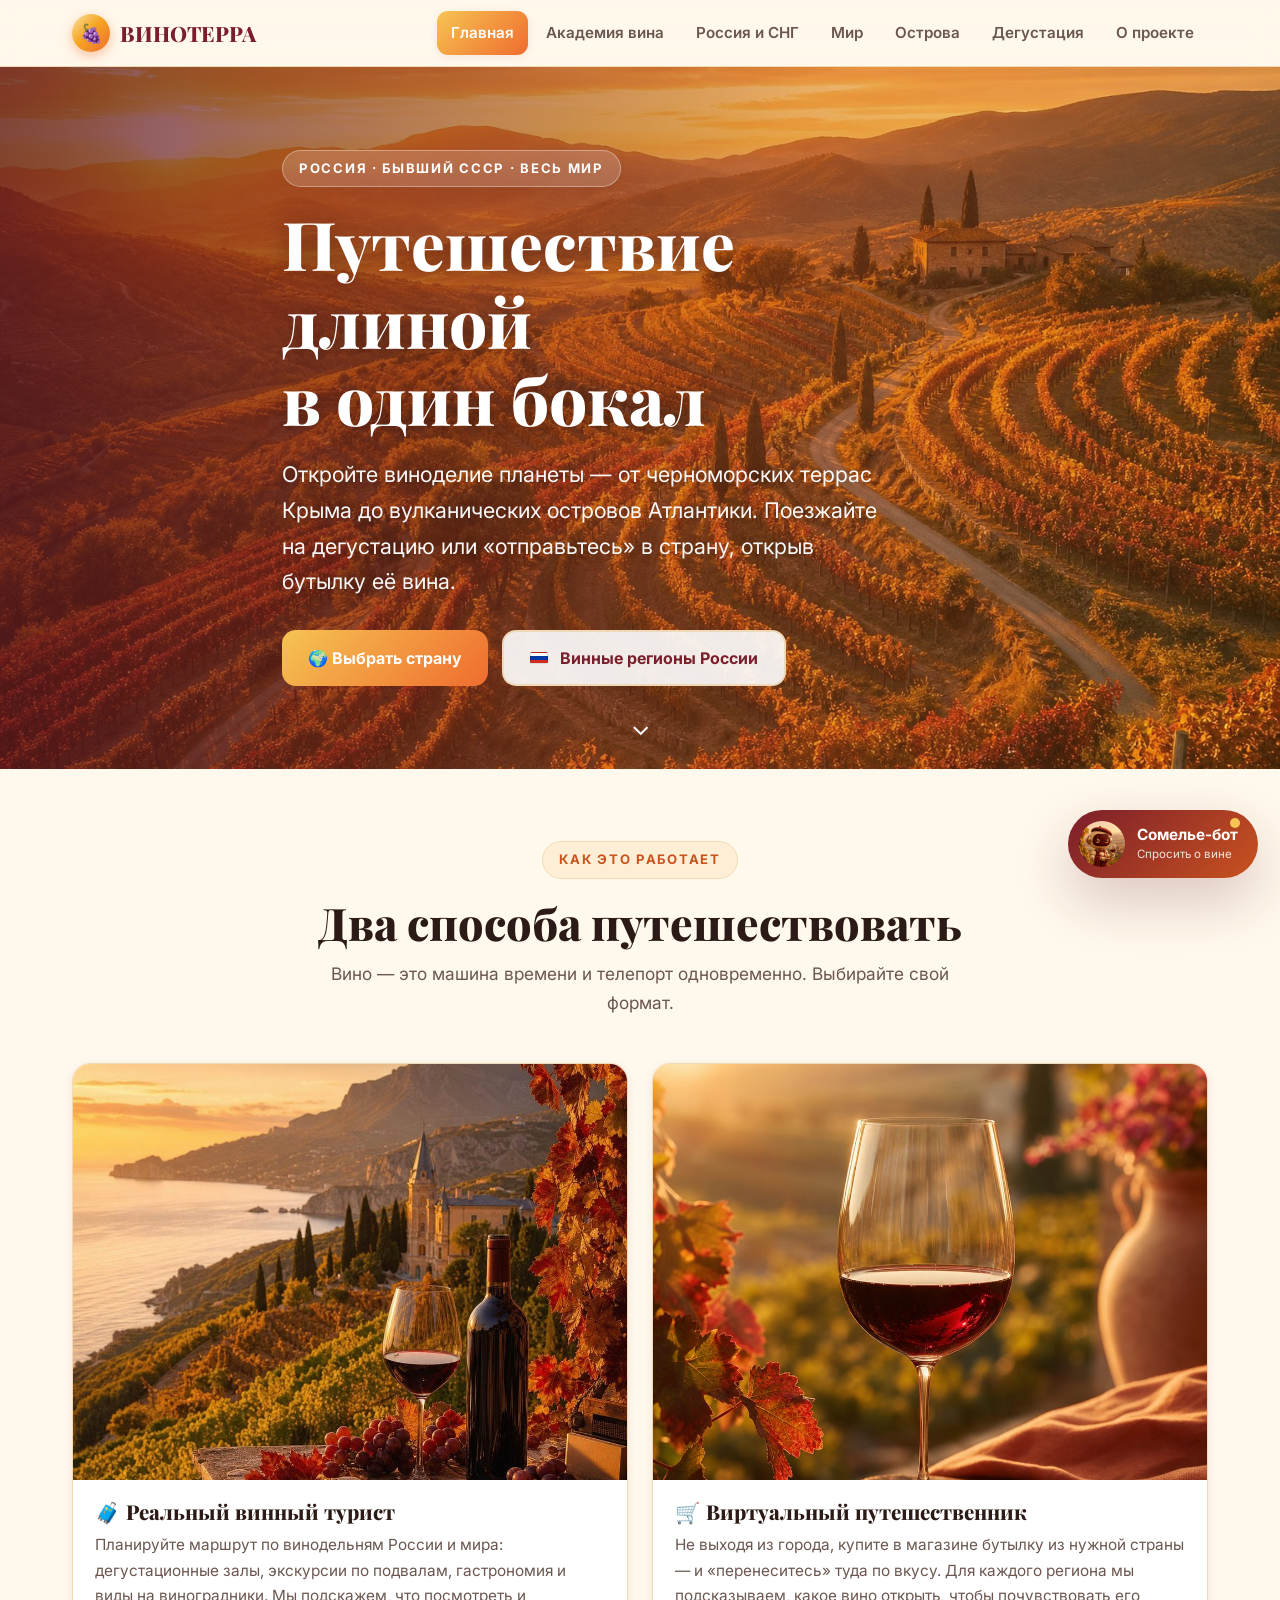
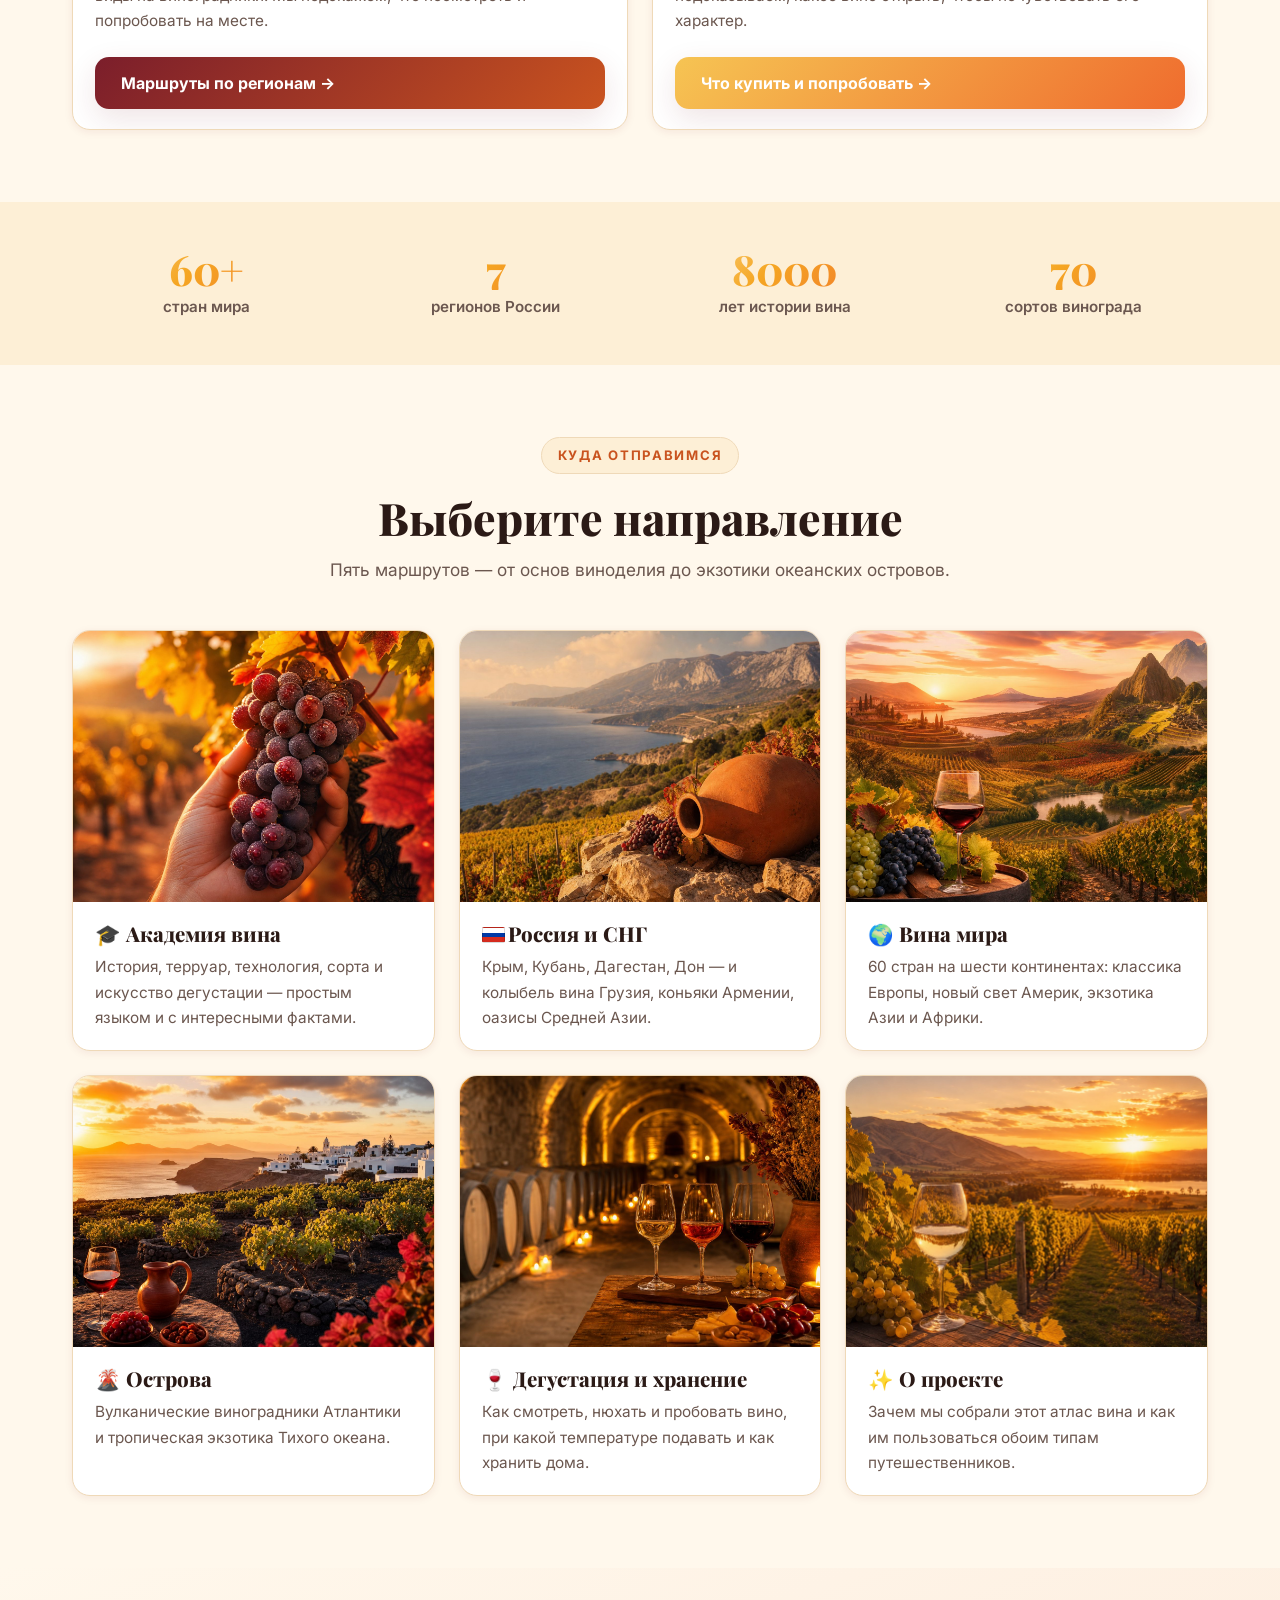
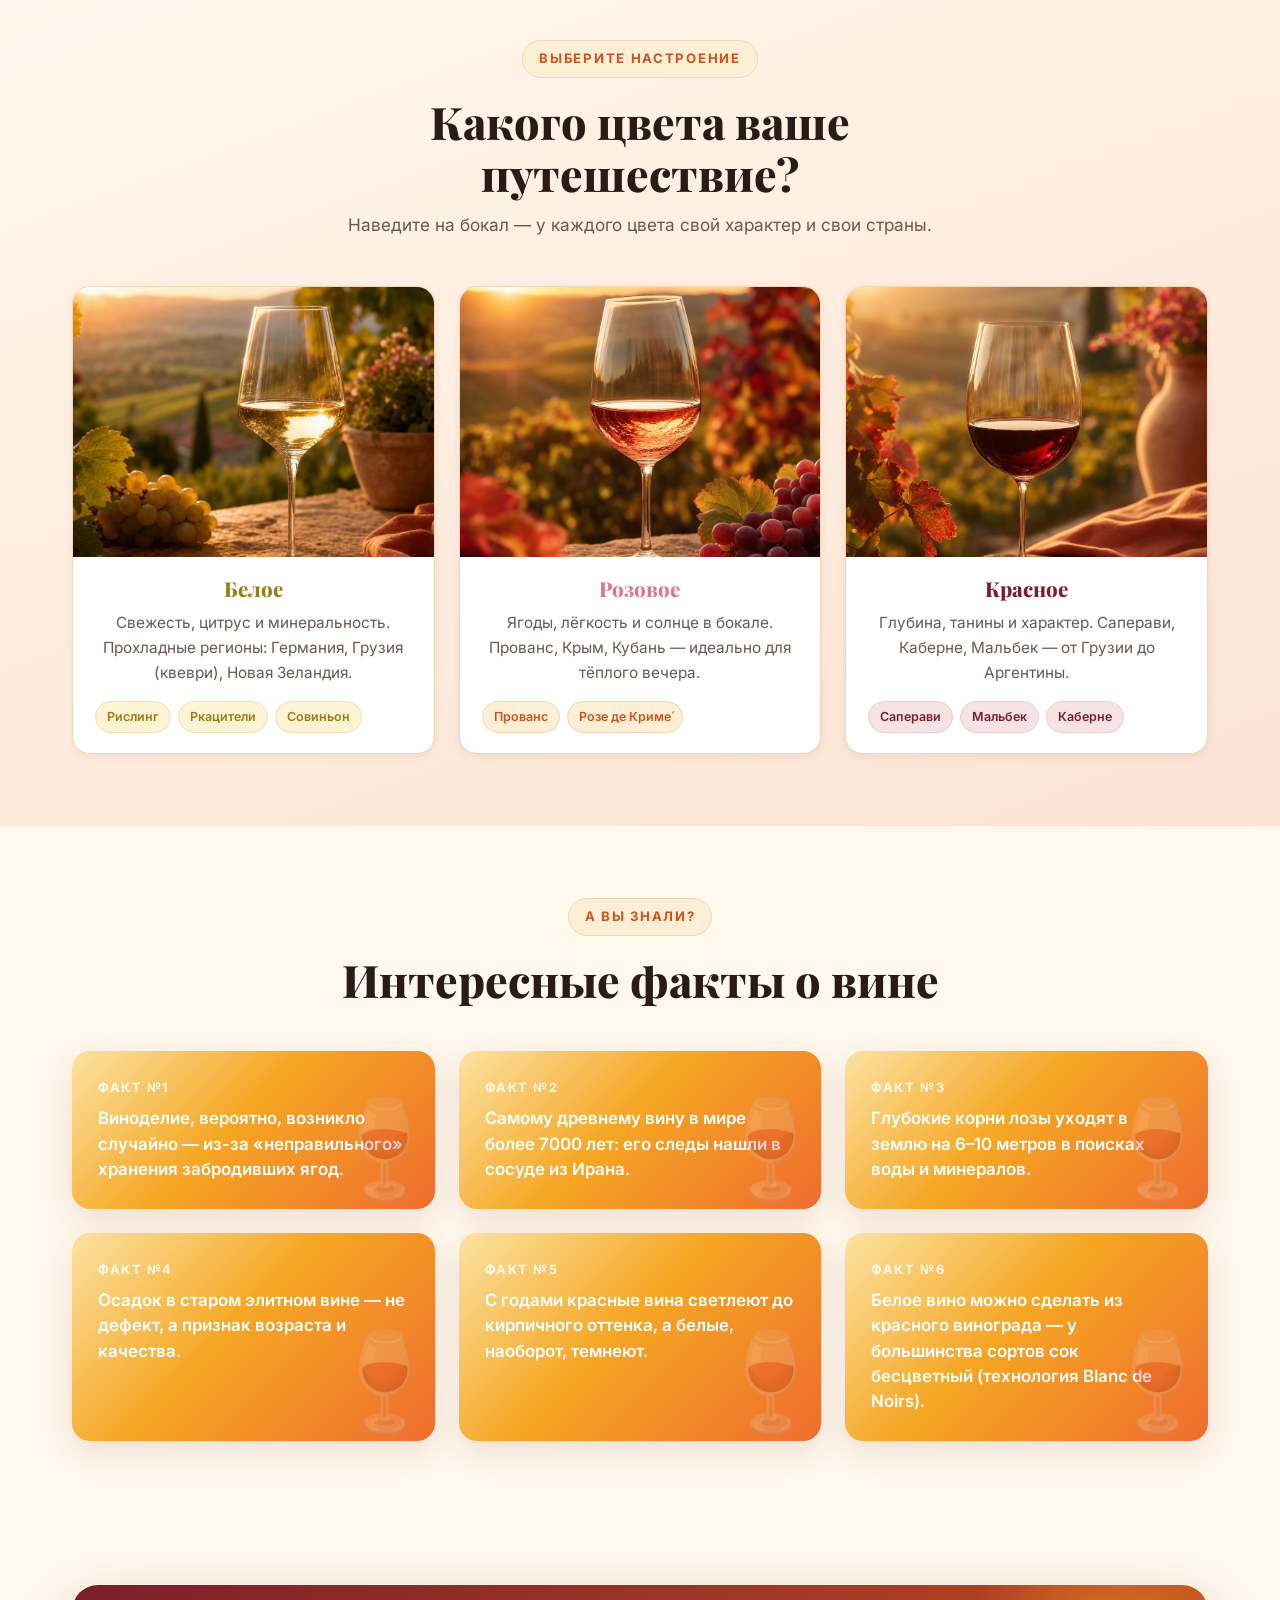
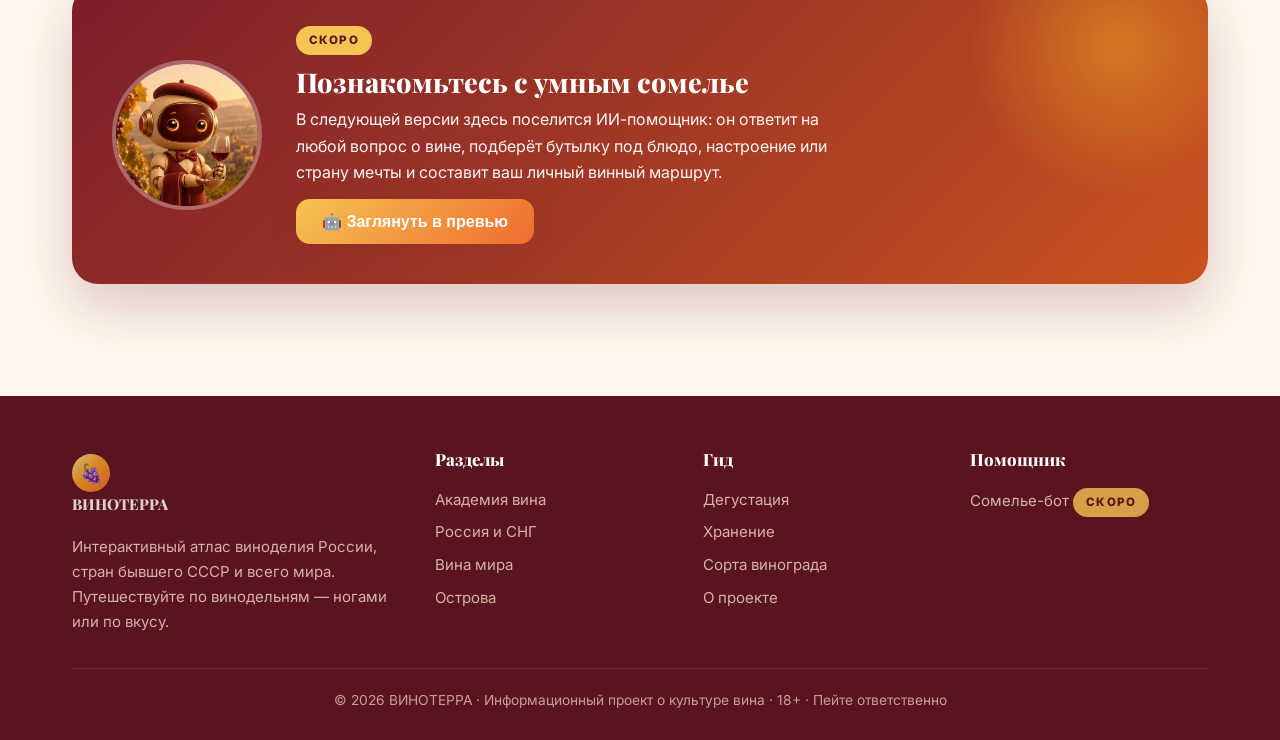
<file: index.html>
<!DOCTYPE html>
<html lang="ru">
<head>
<meta charset="UTF-8">
<meta name="viewport" content="width=device-width, initial-scale=1">
<title>ВИНОТЕРРА — путешествие по винодельням мира</title>
<meta name="description" content="Интерактивный гид по виноделию России, стран бывшего СССР и всего мира. Реальный винный туризм и виртуальные путешествия по вкусу.">
<link rel="preconnect" href="https://fonts.googleapis.com">
<link href="https://fonts.googleapis.com/css2?family=Playfair+Display:wght@600;700;800;900&family=Inter:wght@400;500;600;700&display=swap" rel="stylesheet">
<script>document.documentElement.classList.add("js");</script>
<link rel="stylesheet" href="assets/css/style.css">
</head>
<body>

<!-- Шапка -->
<header class="nav">
  <nav class="nav-inner">
    <a href="index.html" class="brand"><span class="logo">🍇</span> ВИНОТЕРРА</a>
    <button class="burger" aria-label="Меню"><span></span><span></span><span></span></button>
    <div class="nav-links">
      <a href="index.html" class="active">Главная</a>
      <a href="academy.html">Академия вина</a>
      <a href="russia.html">Россия и СНГ</a>
      <a href="world.html">Мир</a>
      <a href="islands.html">Острова</a>
      <a href="tasting.html">Дегустация</a>
      <a href="about.html">О проекте</a>
    </div>
  </nav>
</header>

<!-- Hero -->
<section class="hero">
  <img class="hero-bg" src="assets/img/home_hero.jpg" alt="Виноградники на закате">
  <div class="wrap hero-content">
    <span class="eyebrow">Россия · бывший СССР · весь мир</span>
    <h1>Путешествие длиной<br>в один бокал</h1>
    <p class="lead">Откройте виноделие планеты — от черноморских террас Крыма до вулканических островов Атлантики. Поезжайте на дегустацию или «отправьтесь» в страну, открыв бутылку её вина.</p>
    <div class="hero-actions">
      <a href="world.html" class="btn btn-primary">🌍 Выбрать страну</a>
      <a href="russia.html" class="btn btn-ghost"><span class="flag-ru"></span>Винные регионы России</a>
    </div>
  </div>
  <div class="scroll-cue">⌄</div>
</section>

<!-- Два способа путешествовать -->
<section class="section">
  <div class="wrap">
    <div class="sec-head reveal">
      <span class="eyebrow">Как это работает</span>
      <h2>Два способа путешествовать</h2>
      <p>Вино — это машина времени и телепорт одновременно. Выбирайте свой формат.</p>
    </div>
    <div class="grid g2">
      <article class="card reveal">
        <img class="card-img" src="assets/img/r_krym.jpg" alt="Винный туризм">
        <div class="card-body">
          <h3>🧳 Реальный винный турист</h3>
          <p>Планируйте маршрут по винодельням России и мира: дегустационные залы, экскурсии по подвалам, гастрономия и виды на виноградники. Мы подскажем, что посмотреть и попробовать на месте.</p>
          <a href="russia.html" class="btn btn-wine mt-s">Маршруты по регионам →</a>
        </div>
      </article>
      <article class="card reveal">
        <img class="card-img" src="assets/img/wine_red.jpg" alt="Виртуальное путешествие">
        <div class="card-body">
          <h3>🛒 Виртуальный путешественник</h3>
          <p>Не выходя из города, купите в магазине бутылку из нужной страны — и «перенеситесь» туда по вкусу. Для каждого региона мы подсказываем, какое вино открыть, чтобы почувствовать его характер.</p>
          <a href="world.html" class="btn btn-primary mt-s">Что купить и попробовать →</a>
        </div>
      </article>
    </div>
  </div>
</section>

<!-- Статистика -->
<section class="section-sm tint">
  <div class="wrap">
    <div class="stats">
      <div class="stat reveal"><div class="n">60+</div><div class="l">стран мира</div></div>
      <div class="stat reveal"><div class="n">7</div><div class="l">регионов России</div></div>
      <div class="stat reveal"><div class="n">8000</div><div class="l">лет истории вина</div></div>
      <div class="stat reveal"><div class="n">70</div><div class="l">сортов винограда</div></div>
    </div>
  </div>
</section>

<!-- Разделы -->
<section class="section">
  <div class="wrap">
    <div class="sec-head reveal">
      <span class="eyebrow">Куда отправимся</span>
      <h2>Выберите направление</h2>
      <p>Пять маршрутов — от основ виноделия до экзотики океанских островов.</p>
    </div>
    <div class="grid g3">
      <a href="academy.html" class="card reveal"><img class="card-img" src="assets/img/academy_hero.jpg" alt="Академия"><div class="card-body"><h3>🎓 Академия вина</h3><p>История, терруар, технология, сорта и искусство дегустации — простым языком и с интересными фактами.</p></div></a>
      <a href="russia.html" class="card reveal"><img class="card-img" src="assets/img/russia_hero.jpg" alt="Россия и СНГ"><div class="card-body"><h3><span class="flag-ru"></span>Россия и СНГ</h3><p>Крым, Кубань, Дагестан, Дон — и колыбель вина Грузия, коньяки Армении, оазисы Средней Азии.</p></div></a>
      <a href="world.html" class="card reveal"><img class="card-img" src="assets/img/world_hero.jpg" alt="Мир"><div class="card-body"><h3>🌍 Вина мира</h3><p>60 стран на шести континентах: классика Европы, новый свет Америк, экзотика Азии и Африки.</p></div></a>
      <a href="islands.html" class="card reveal"><img class="card-img" src="assets/img/islands_hero.jpg" alt="Острова"><div class="card-body"><h3>🌋 Острова</h3><p>Вулканические виноградники Атлантики и тропическая экзотика Тихого океана.</p></div></a>
      <a href="tasting.html" class="card reveal"><img class="card-img" src="assets/img/tasting_hero.jpg" alt="Дегустация"><div class="card-body"><h3>🍷 Дегустация и хранение</h3><p>Как смотреть, нюхать и пробовать вино, при какой температуре подавать и как хранить дома.</p></div></a>
      <a href="about.html" class="card reveal"><img class="card-img" src="assets/img/about_hero.jpg" alt="О проекте"><div class="card-body"><h3>✨ О проекте</h3><p>Зачем мы собрали этот атлас вина и как им пользоваться обоим типам путешественников.</p></div></a>
    </div>
  </div>
</section>

<!-- Трио вин -->
<section class="section tint-wine">
  <div class="wrap">
    <div class="sec-head reveal">
      <span class="eyebrow">Выберите настроение</span>
      <h2>Какого цвета ваше путешествие?</h2>
      <p>Наведите на бокал — у каждого цвета свой характер и свои страны.</p>
    </div>
    <div class="grid g3" id="trio">
      <article class="card reveal" style="text-align:center">
        <img class="card-img" src="assets/img/wine_white.jpg" alt="Белое вино">
        <div class="card-body"><h3 style="color:#9a7d18">Белое</h3><p>Свежесть, цитрус и минеральность. Прохладные регионы: Германия, Грузия (квеври), Новая Зеландия.</p><div class="chips"><span class="chip white">Рислинг</span><span class="chip white">Ркацители</span><span class="chip white">Совиньон</span></div></div>
      </article>
      <article class="card reveal" style="text-align:center">
        <img class="card-img" src="assets/img/wine_rose.jpg" alt="Розовое вино">
        <div class="card-body"><h3 style="color:var(--rose-deep)">Розовое</h3><p>Ягоды, лёгкость и солнце в бокале. Прованс, Крым, Кубань — идеально для тёплого вечера.</p><div class="chips"><span class="chip">Прованс</span><span class="chip">Розе де Криме́</span></div></div>
      </article>
      <article class="card reveal" style="text-align:center">
        <img class="card-img" src="assets/img/wine_red.jpg" alt="Красное вино">
        <div class="card-body"><h3 style="color:var(--red)">Красное</h3><p>Глубина, танины и характер. Саперави, Каберне, Мальбек — от Грузии до Аргентины.</p><div class="chips"><span class="chip red">Саперави</span><span class="chip red">Мальбек</span><span class="chip red">Каберне</span></div></div>
      </article>
    </div>
  </div>
</section>

<!-- Интересные факты -->
<section class="section">
  <div class="wrap">
    <div class="sec-head reveal">
      <span class="eyebrow">А вы знали?</span>
      <h2>Интересные факты о вине</h2>
    </div>
    <div class="grid g3" id="home-facts"></div>
  </div>
</section>

<!-- Ассистент (зарезервированное место) -->
<section class="section">
  <div class="wrap">
    <div class="assistant-band reveal">
      <img src="assets/img/assistant_bot.jpg" alt="Сомелье-бот">
      <div class="txt">
        <span class="badge-soon">Скоро</span>
        <h3>Познакомьтесь с умным сомелье</h3>
        <p>В следующей версии здесь поселится ИИ-помощник: он ответит на любой вопрос о вине, подберёт бутылку под блюдо, настроение или страну мечты и составит ваш личный винный маршрут.</p>
        <button class="btn btn-primary mt-s" data-open-assistant>🤖 Заглянуть в превью</button>
      </div>
    </div>
  </div>
</section>

<!-- Подвал -->
<footer class="footer">
  <div class="wrap">
    <div class="footer-grid">
      <div class="fcol">
        <a href="index.html" class="brand"><span class="logo">🍇</span> ВИНОТЕРРА</a>
        <p style="margin-top:14px;opacity:.8;font-size:.94rem">Интерактивный атлас виноделия России, стран бывшего СССР и всего мира. Путешествуйте по винодельням — ногами или по вкусу.</p>
      </div>
      <div class="fcol"><h4>Разделы</h4><a href="academy.html">Академия вина</a><a href="russia.html">Россия и СНГ</a><a href="world.html">Вина мира</a><a href="islands.html">Острова</a></div>
      <div class="fcol"><h4>Гид</h4><a href="tasting.html">Дегустация</a><a href="tasting.html#storage">Хранение</a><a href="academy.html#grapes">Сорта винограда</a><a href="about.html">О проекте</a></div>
      <div class="fcol"><h4>Помощник</h4><a href="#" data-open-assistant>Сомелье-бот <span class="badge-soon" style="margin:0">Скоро</span></a></div>
    </div>
    <div class="footer-bottom">© 2026 ВИНОТЕРРА · Информационный проект о культуре вина · 18+ · Пейте ответственно</div>
  </div>
</footer>

<script src="data/wine-data.js"></script>
<script src="assets/js/main.js"></script>
<script>
  (function(){
    var f=(window.WINE&&WINE.academy&&WINE.academy.facts)||[];
    var host=document.getElementById("home-facts");
    f.slice(0,6).forEach(function(t,i){
      var d=document.createElement("div");d.className="fact reveal";
      d.innerHTML='<div class="k">Факт №'+(i+1)+'</div><div class="v">'+t+'</div>';
      host.appendChild(d);
    });
    if(window.VT)VT.initReveal();
  })();
</script>
</body>
</html>
</file>
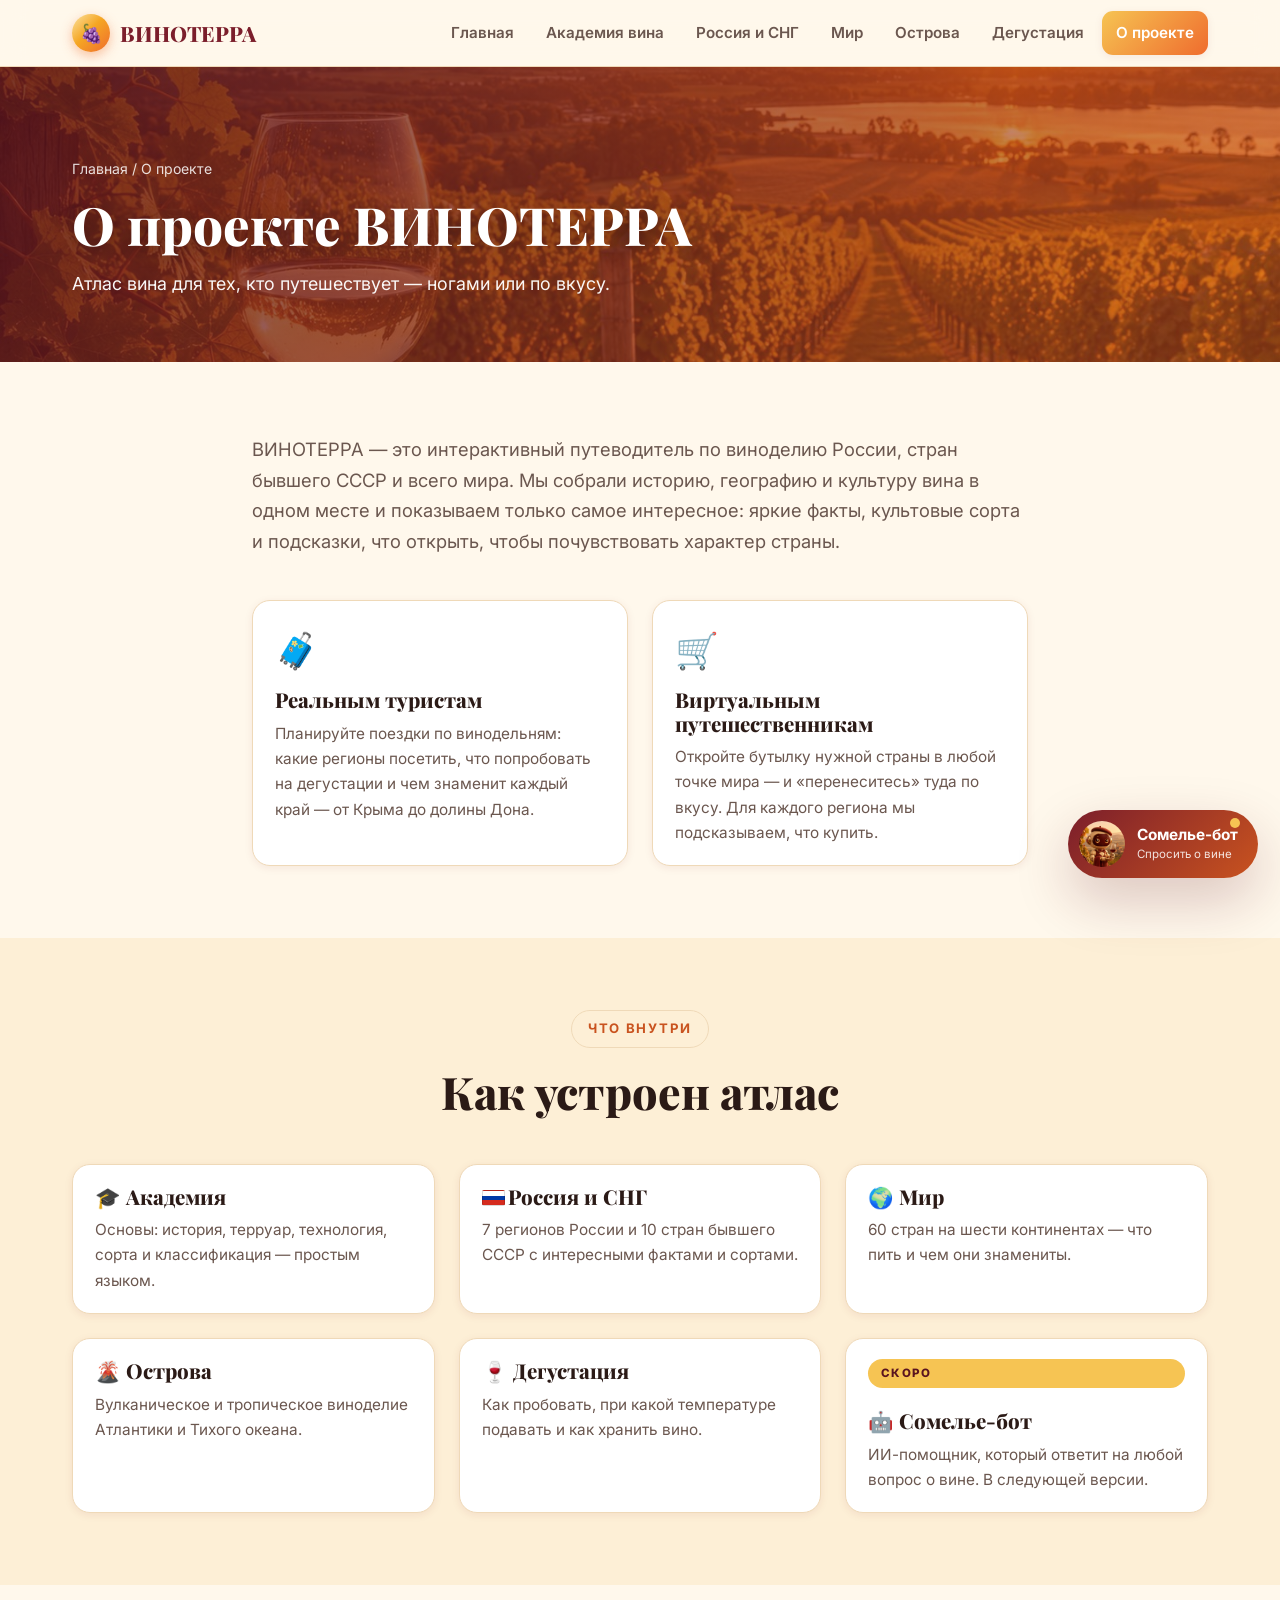
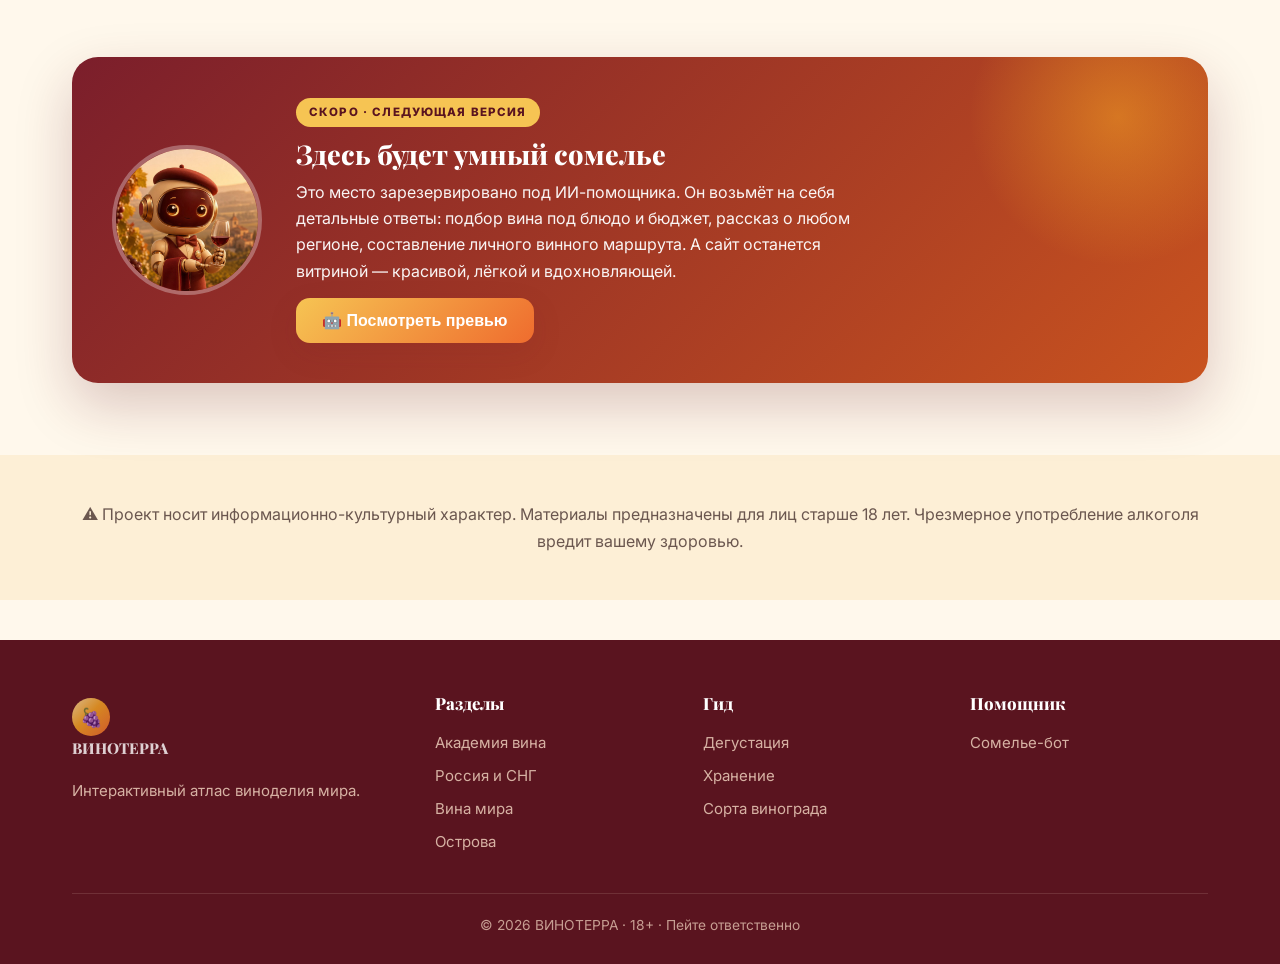
<file: about.html>
<!DOCTYPE html>
<html lang="ru">
<head>
<meta charset="UTF-8">
<meta name="viewport" content="width=device-width, initial-scale=1">
<title>О проекте — ВИНОТЕРРА</title>
<meta name="description" content="ВИНОТЕРРА — интерактивный атлас виноделия для реальных и виртуальных винных путешественников.">
<link rel="preconnect" href="https://fonts.googleapis.com">
<link href="https://fonts.googleapis.com/css2?family=Playfair+Display:wght@600;700;800;900&family=Inter:wght@400;500;600;700&display=swap" rel="stylesheet">
<script>document.documentElement.classList.add("js");</script>
<link rel="stylesheet" href="assets/css/style.css">
</head>
<body>
<header class="nav">
  <nav class="nav-inner">
    <a href="index.html" class="brand"><span class="logo">🍇</span> ВИНОТЕРРА</a>
    <button class="burger" aria-label="Меню"><span></span><span></span><span></span></button>
    <div class="nav-links">
      <a href="index.html">Главная</a>
      <a href="academy.html">Академия вина</a>
      <a href="russia.html">Россия и СНГ</a>
      <a href="world.html">Мир</a>
      <a href="islands.html">Острова</a>
      <a href="tasting.html">Дегустация</a>
      <a href="about.html" class="active">О проекте</a>
    </div>
  </nav>
</header>

<section class="page-hero">
  <img class="hero-bg" src="assets/img/about_hero.jpg" alt="Виноградники на закате">
  <div class="wrap">
    <div class="crumbs"><a href="index.html">Главная</a> / О проекте</div>
    <h1>О проекте ВИНОТЕРРА</h1>
    <p>Атлас вина для тех, кто путешествует — ногами или по вкусу.</p>
  </div>
</section>

<section class="section">
  <div class="wrap" style="max-width:820px">
    <div class="reveal">
      <p style="font-size:1.15rem;color:var(--ink-soft)">ВИНОТЕРРА — это интерактивный путеводитель по виноделию России, стран бывшего СССР и всего мира. Мы собрали историю, географию и культуру вина в одном месте и показываем только самое интересное: яркие факты, культовые сорта и подсказки, что открыть, чтобы почувствовать характер страны.</p>
    </div>
    <div class="grid g2 mt-l">
      <div class="card reveal"><div class="card-body"><div style="font-size:2.2rem">🧳</div><h3>Реальным туристам</h3><p>Планируйте поездки по винодельням: какие регионы посетить, что попробовать на дегустации и чем знаменит каждый край — от Крыма до долины Дона.</p></div></div>
      <div class="card reveal"><div class="card-body"><div style="font-size:2.2rem">🛒</div><h3>Виртуальным путешественникам</h3><p>Откройте бутылку нужной страны в любой точке мира — и «перенеситесь» туда по вкусу. Для каждого региона мы подсказываем, что купить.</p></div></div>
    </div>
  </div>
</section>

<section class="section tint">
  <div class="wrap">
    <div class="sec-head reveal"><span class="eyebrow">Что внутри</span><h2>Как устроен атлас</h2></div>
    <div class="grid g3">
      <a href="academy.html" class="card reveal"><div class="card-body"><h3>🎓 Академия</h3><p>Основы: история, терруар, технология, сорта и классификация — простым языком.</p></div></a>
      <a href="russia.html" class="card reveal"><div class="card-body"><h3><span class="flag-ru"></span>Россия и СНГ</h3><p>7 регионов России и 10 стран бывшего СССР с интересными фактами и сортами.</p></div></a>
      <a href="world.html" class="card reveal"><div class="card-body"><h3>🌍 Мир</h3><p>60 стран на шести континентах — что пить и чем они знамениты.</p></div></a>
      <a href="islands.html" class="card reveal"><div class="card-body"><h3>🌋 Острова</h3><p>Вулканическое и тропическое виноделие Атлантики и Тихого океана.</p></div></a>
      <a href="tasting.html" class="card reveal"><div class="card-body"><h3>🍷 Дегустация</h3><p>Как пробовать, при какой температуре подавать и как хранить вино.</p></div></a>
      <a href="#" data-open-assistant class="card reveal"><div class="card-body"><span class="badge-soon">Скоро</span><h3>🤖 Сомелье-бот</h3><p>ИИ-помощник, который ответит на любой вопрос о вине. В следующей версии.</p></div></a>
    </div>
  </div>
</section>

<!-- Ассистент — зарезервированное место -->
<section class="section">
  <div class="wrap">
    <div class="assistant-band reveal">
      <img src="assets/img/assistant_bot.jpg" alt="Сомелье-бот">
      <div class="txt">
        <span class="badge-soon">Скоро · следующая версия</span>
        <h3>Здесь будет умный сомелье</h3>
        <p>Это место зарезервировано под ИИ-помощника. Он возьмёт на себя детальные ответы: подбор вина под блюдо и бюджет, рассказ о любом регионе, составление личного винного маршрута. А сайт останется витриной — красивой, лёгкой и вдохновляющей.</p>
        <button class="btn btn-primary mt-s" data-open-assistant>🤖 Посмотреть превью</button>
      </div>
    </div>
  </div>
</section>

<section class="section-sm tint">
  <div class="wrap center reveal">
    <p style="color:var(--ink-soft)">⚠️ Проект носит информационно-культурный характер. Материалы предназначены для лиц старше 18 лет. Чрезмерное употребление алкоголя вредит вашему здоровью.</p>
  </div>
</section>

<footer class="footer">
  <div class="wrap">
    <div class="footer-grid">
      <div class="fcol"><a href="index.html" class="brand"><span class="logo">🍇</span> ВИНОТЕРРА</a><p style="margin-top:14px;opacity:.8;font-size:.94rem">Интерактивный атлас виноделия мира.</p></div>
      <div class="fcol"><h4>Разделы</h4><a href="academy.html">Академия вина</a><a href="russia.html">Россия и СНГ</a><a href="world.html">Вина мира</a><a href="islands.html">Острова</a></div>
      <div class="fcol"><h4>Гид</h4><a href="tasting.html">Дегустация</a><a href="tasting.html#storage">Хранение</a><a href="academy.html#grapes">Сорта винограда</a></div>
      <div class="fcol"><h4>Помощник</h4><a href="#" data-open-assistant>Сомелье-бот</a></div>
    </div>
    <div class="footer-bottom">© 2026 ВИНОТЕРРА · 18+ · Пейте ответственно</div>
  </div>
</footer>

<script src="data/wine-data.js"></script>
<script src="assets/js/main.js"></script>
</body>
</html>
</file>
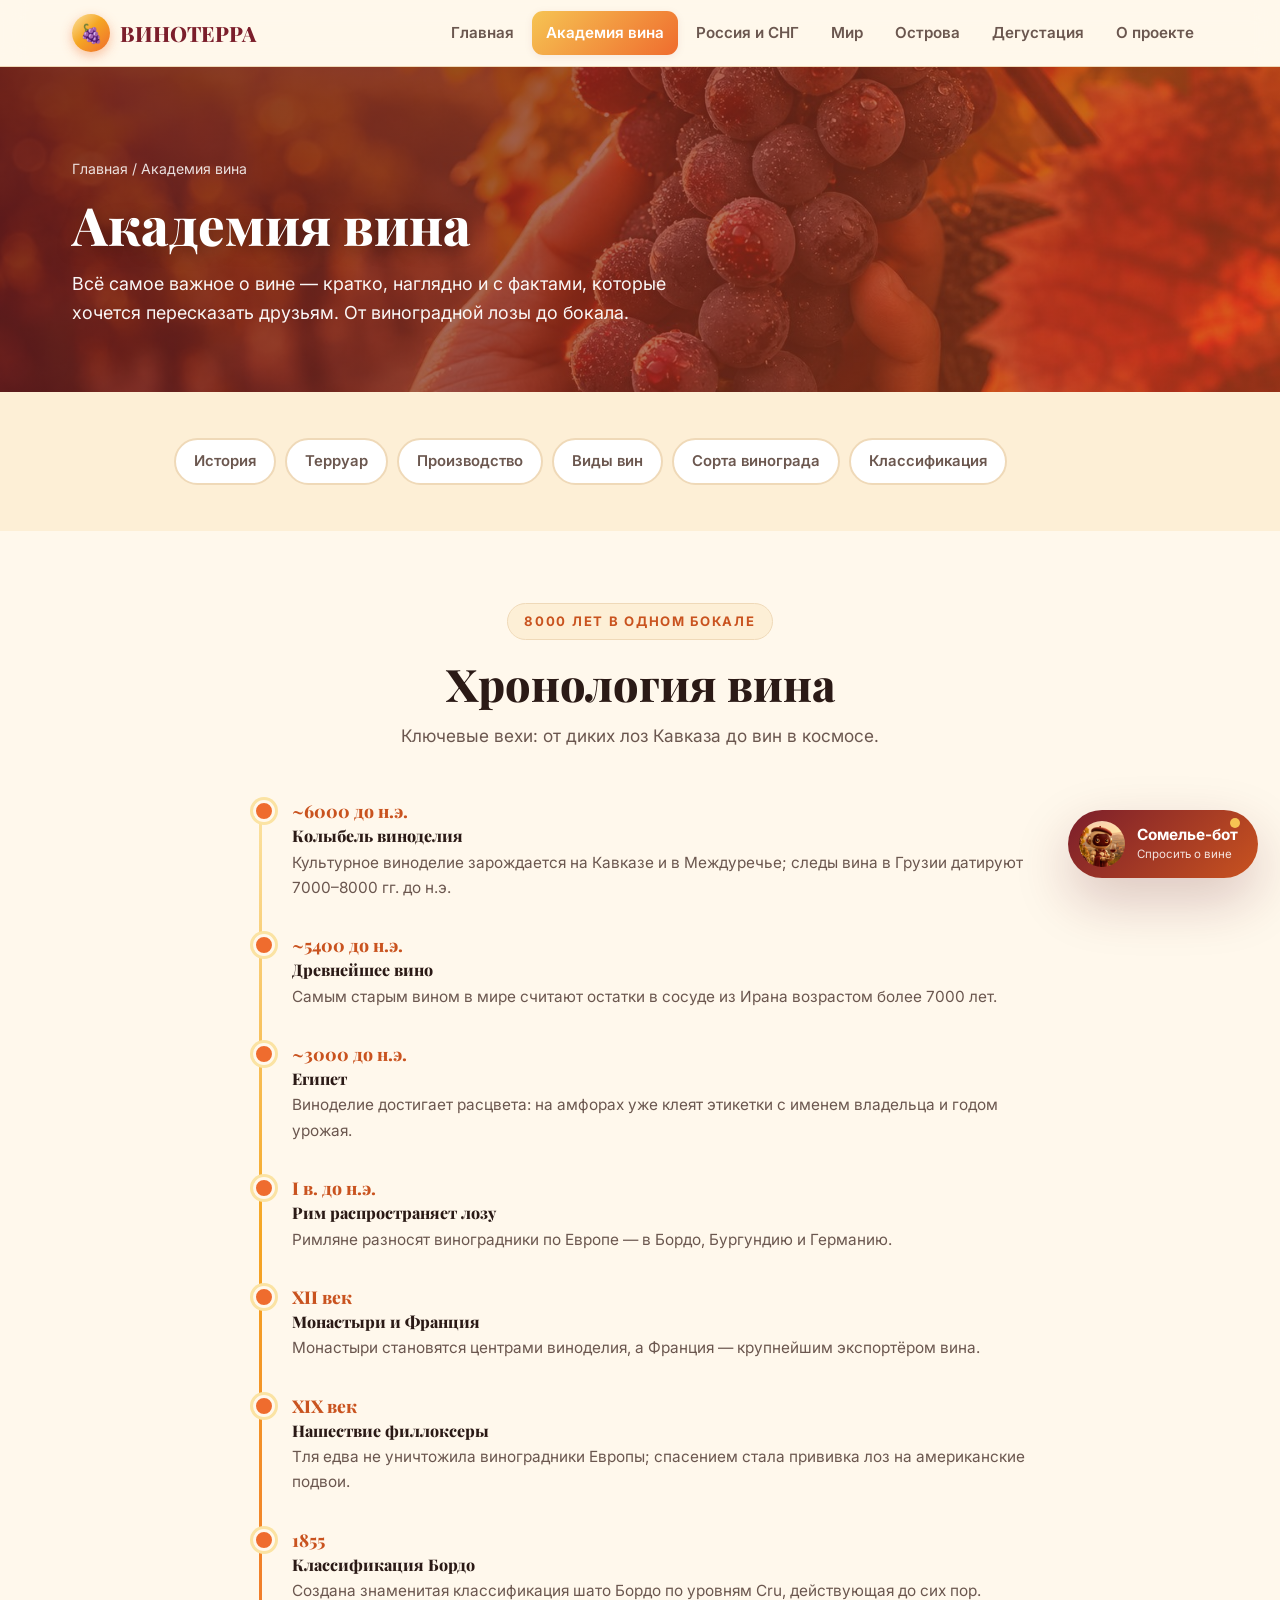
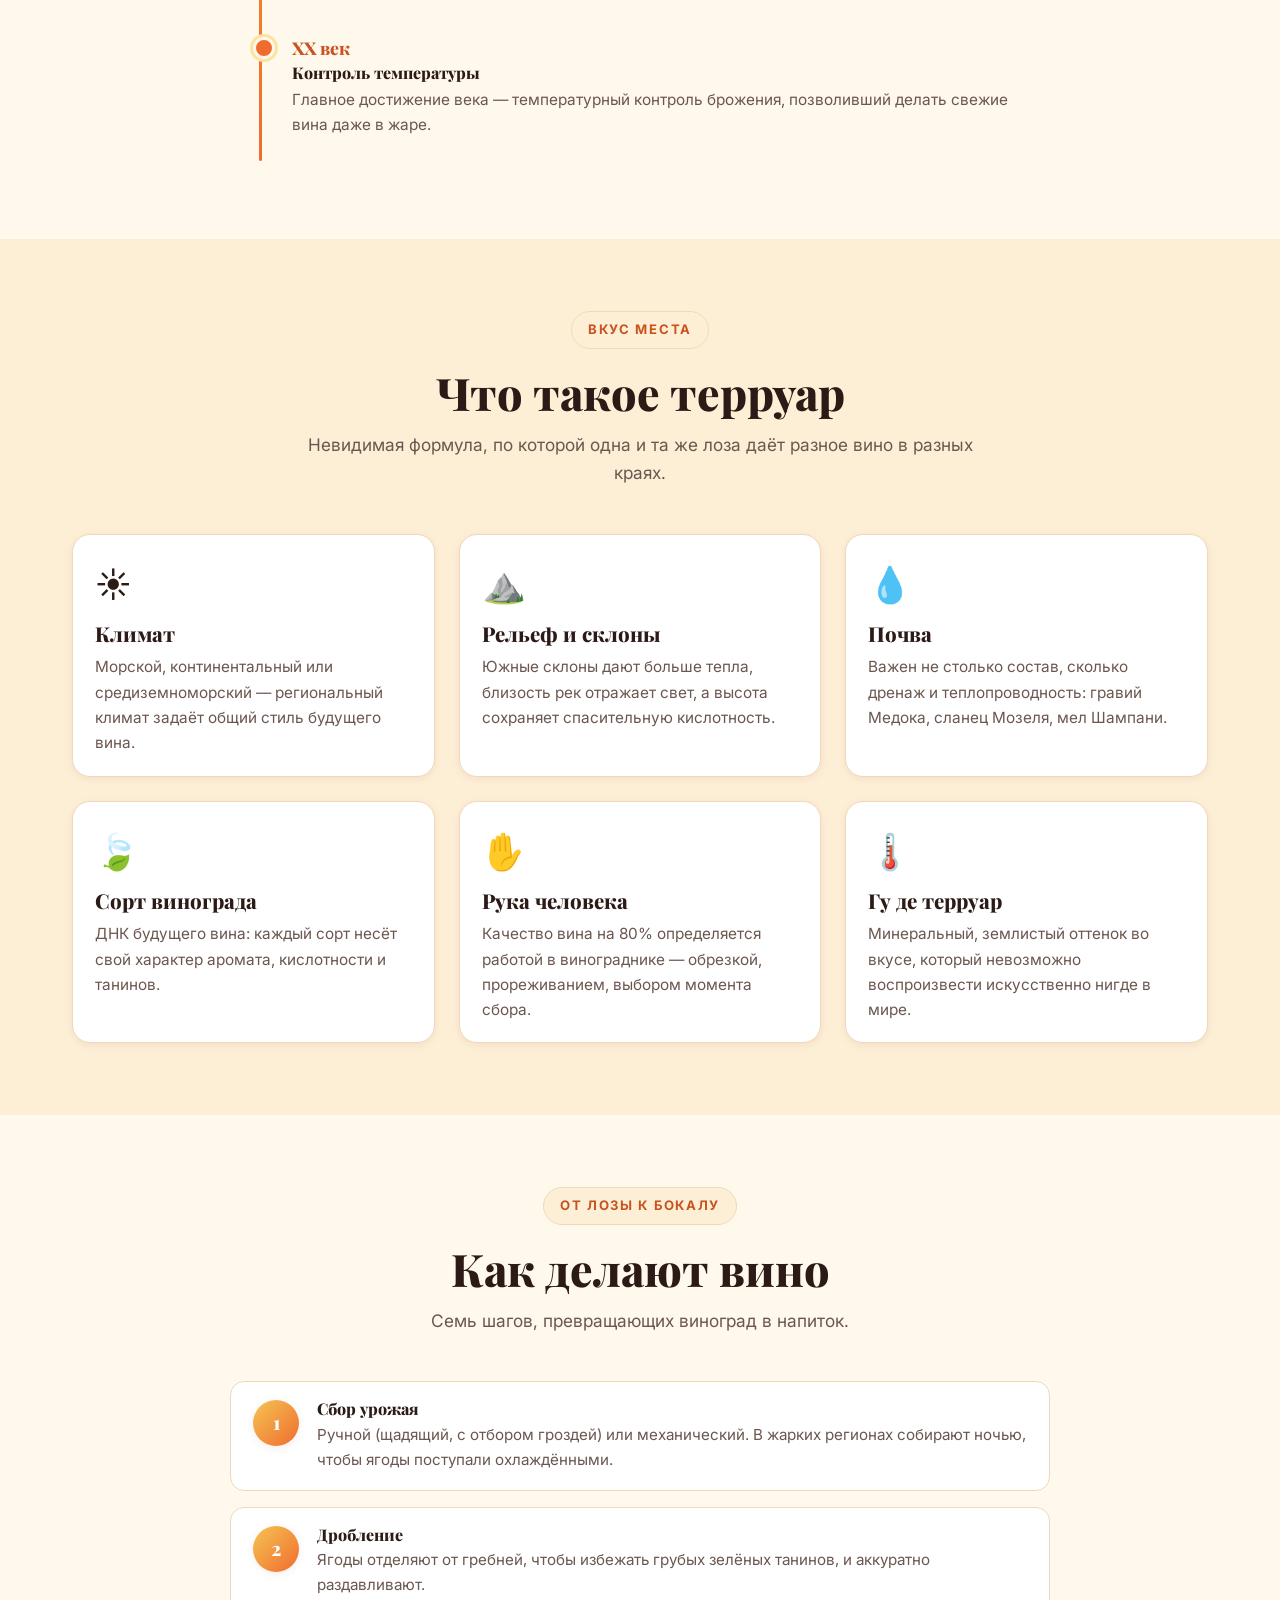
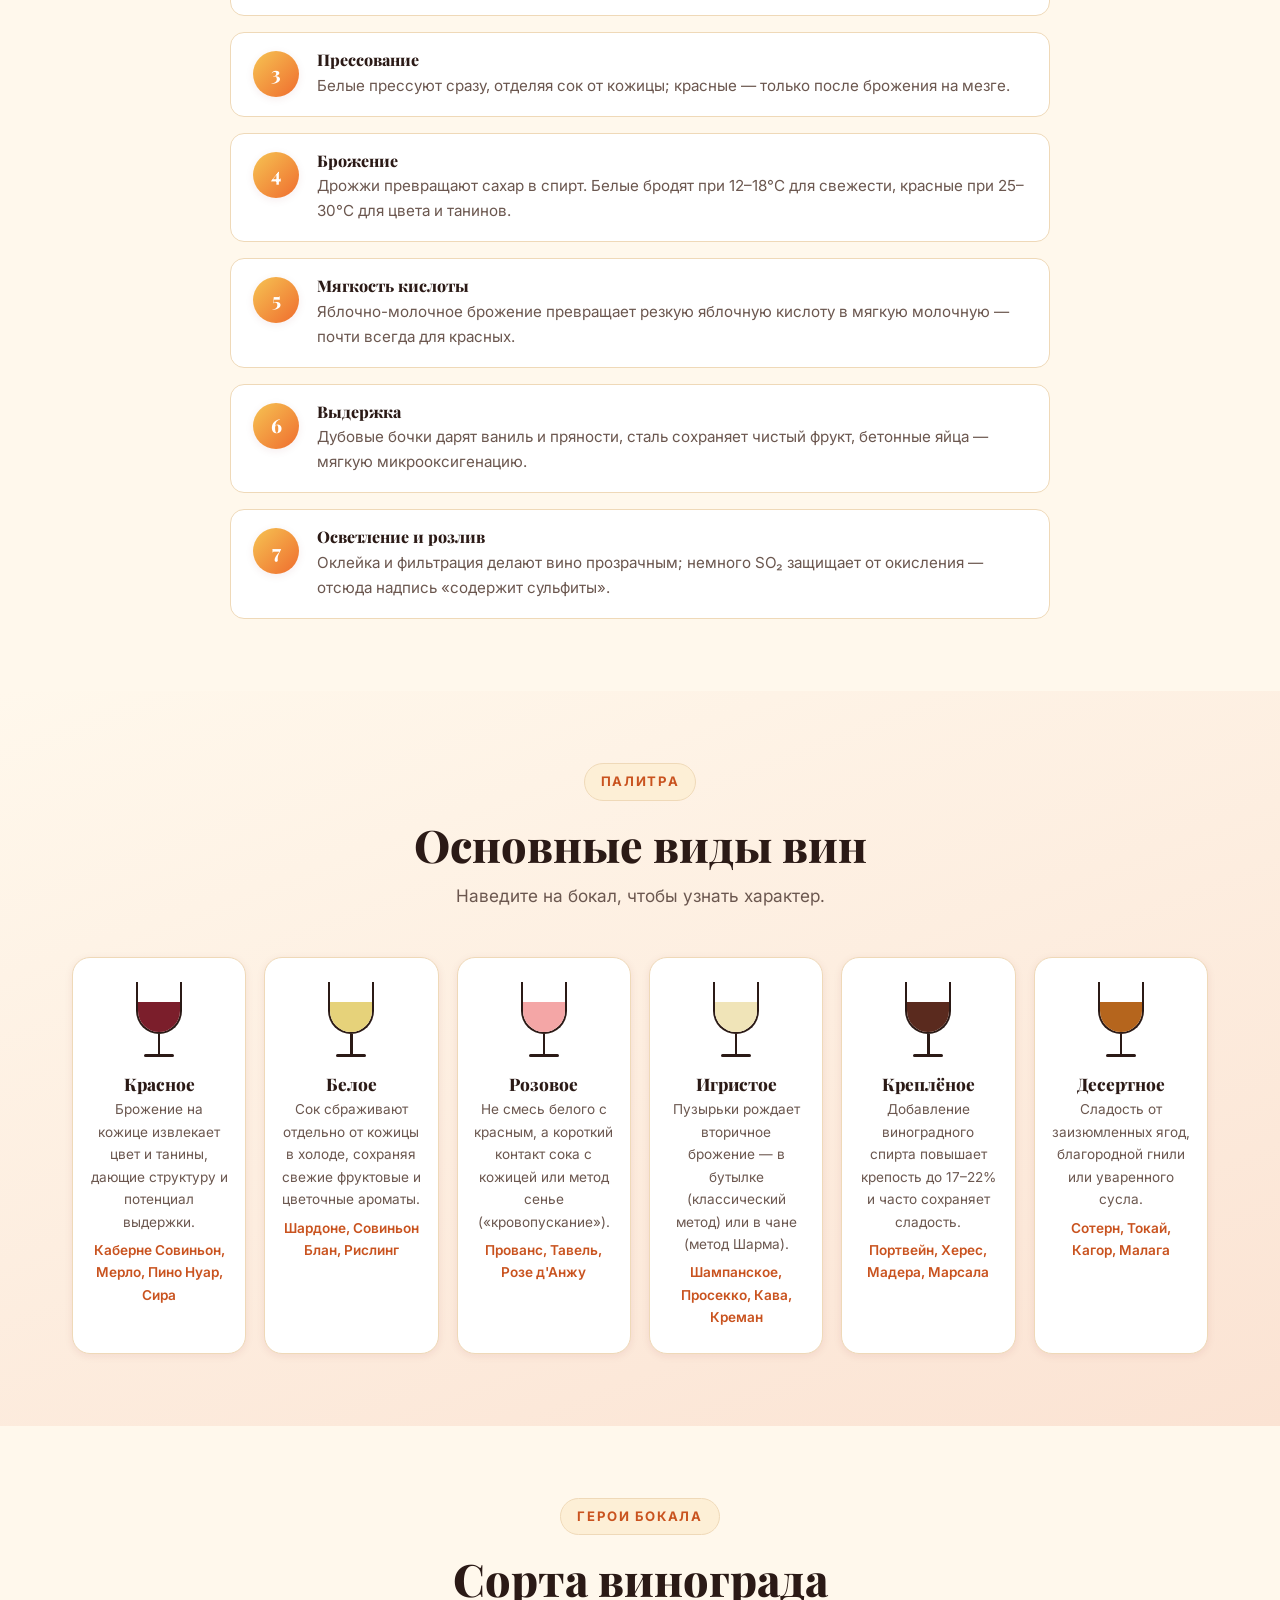
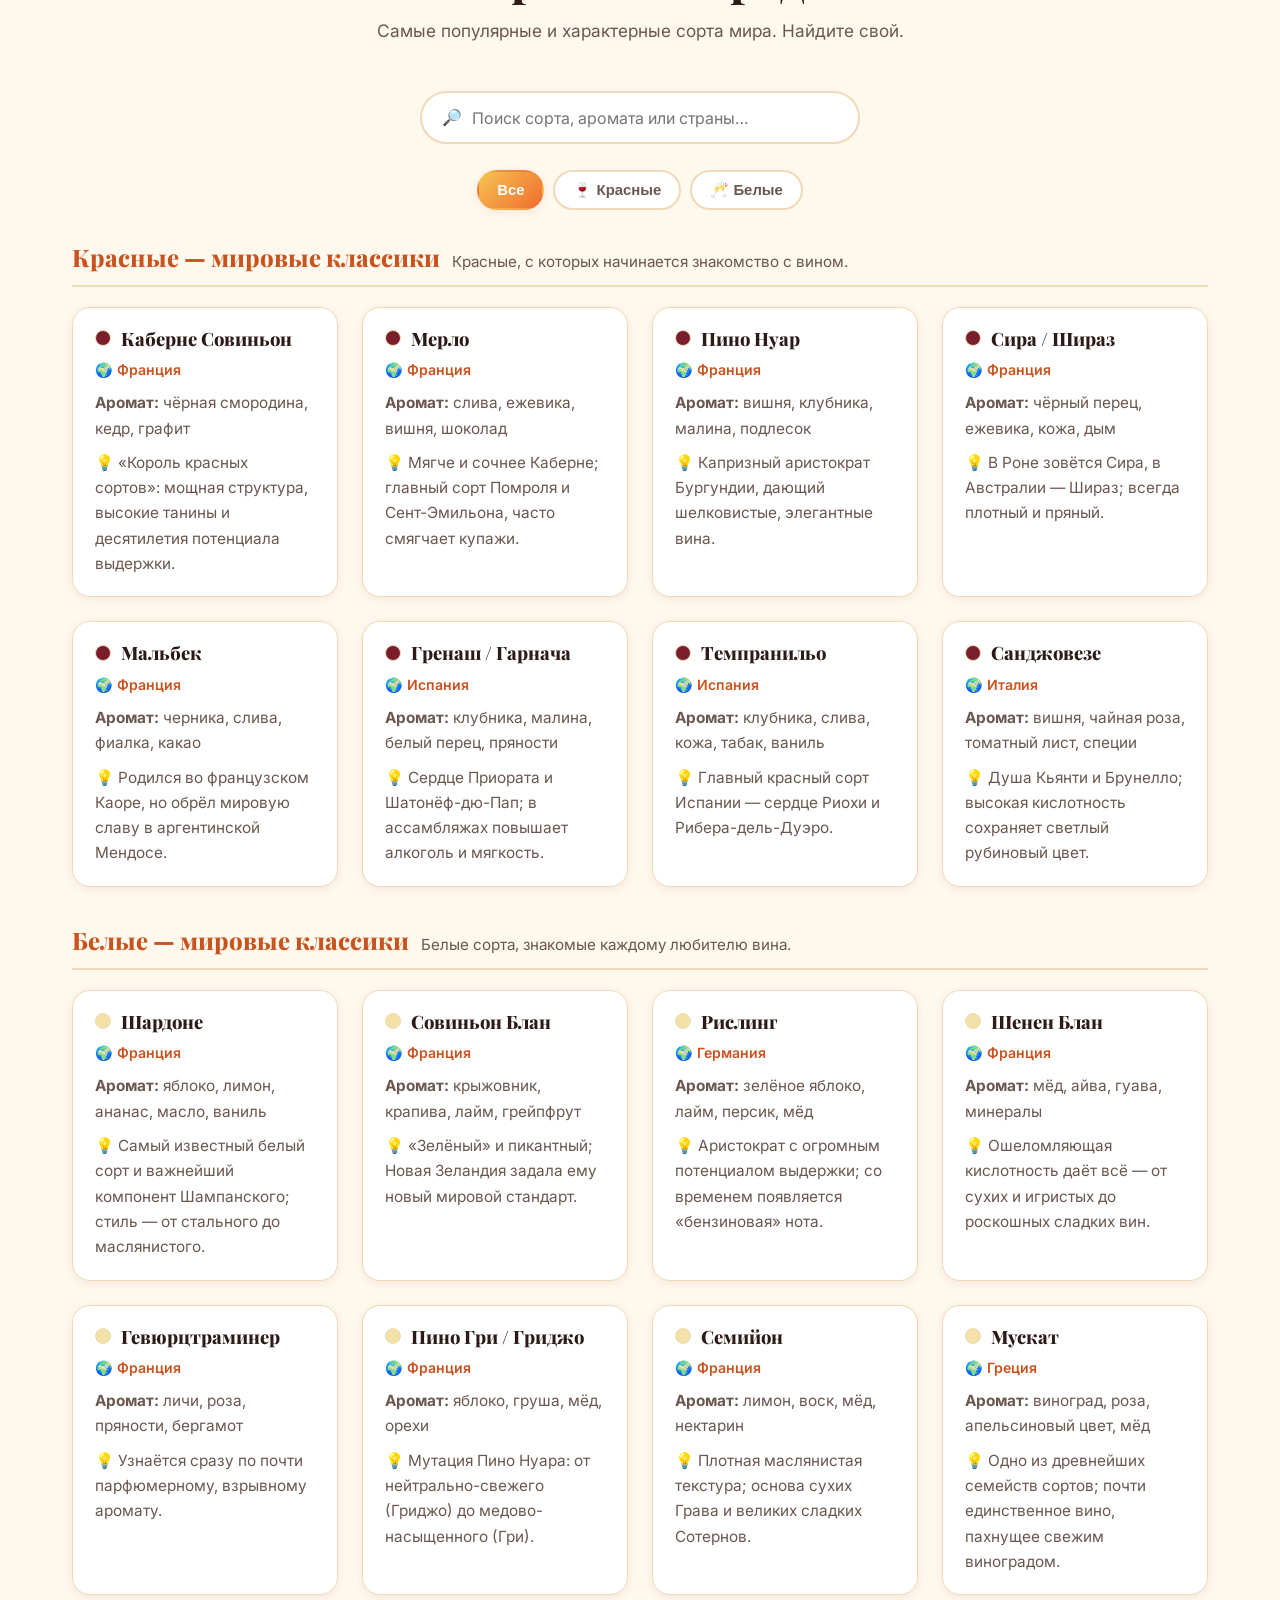
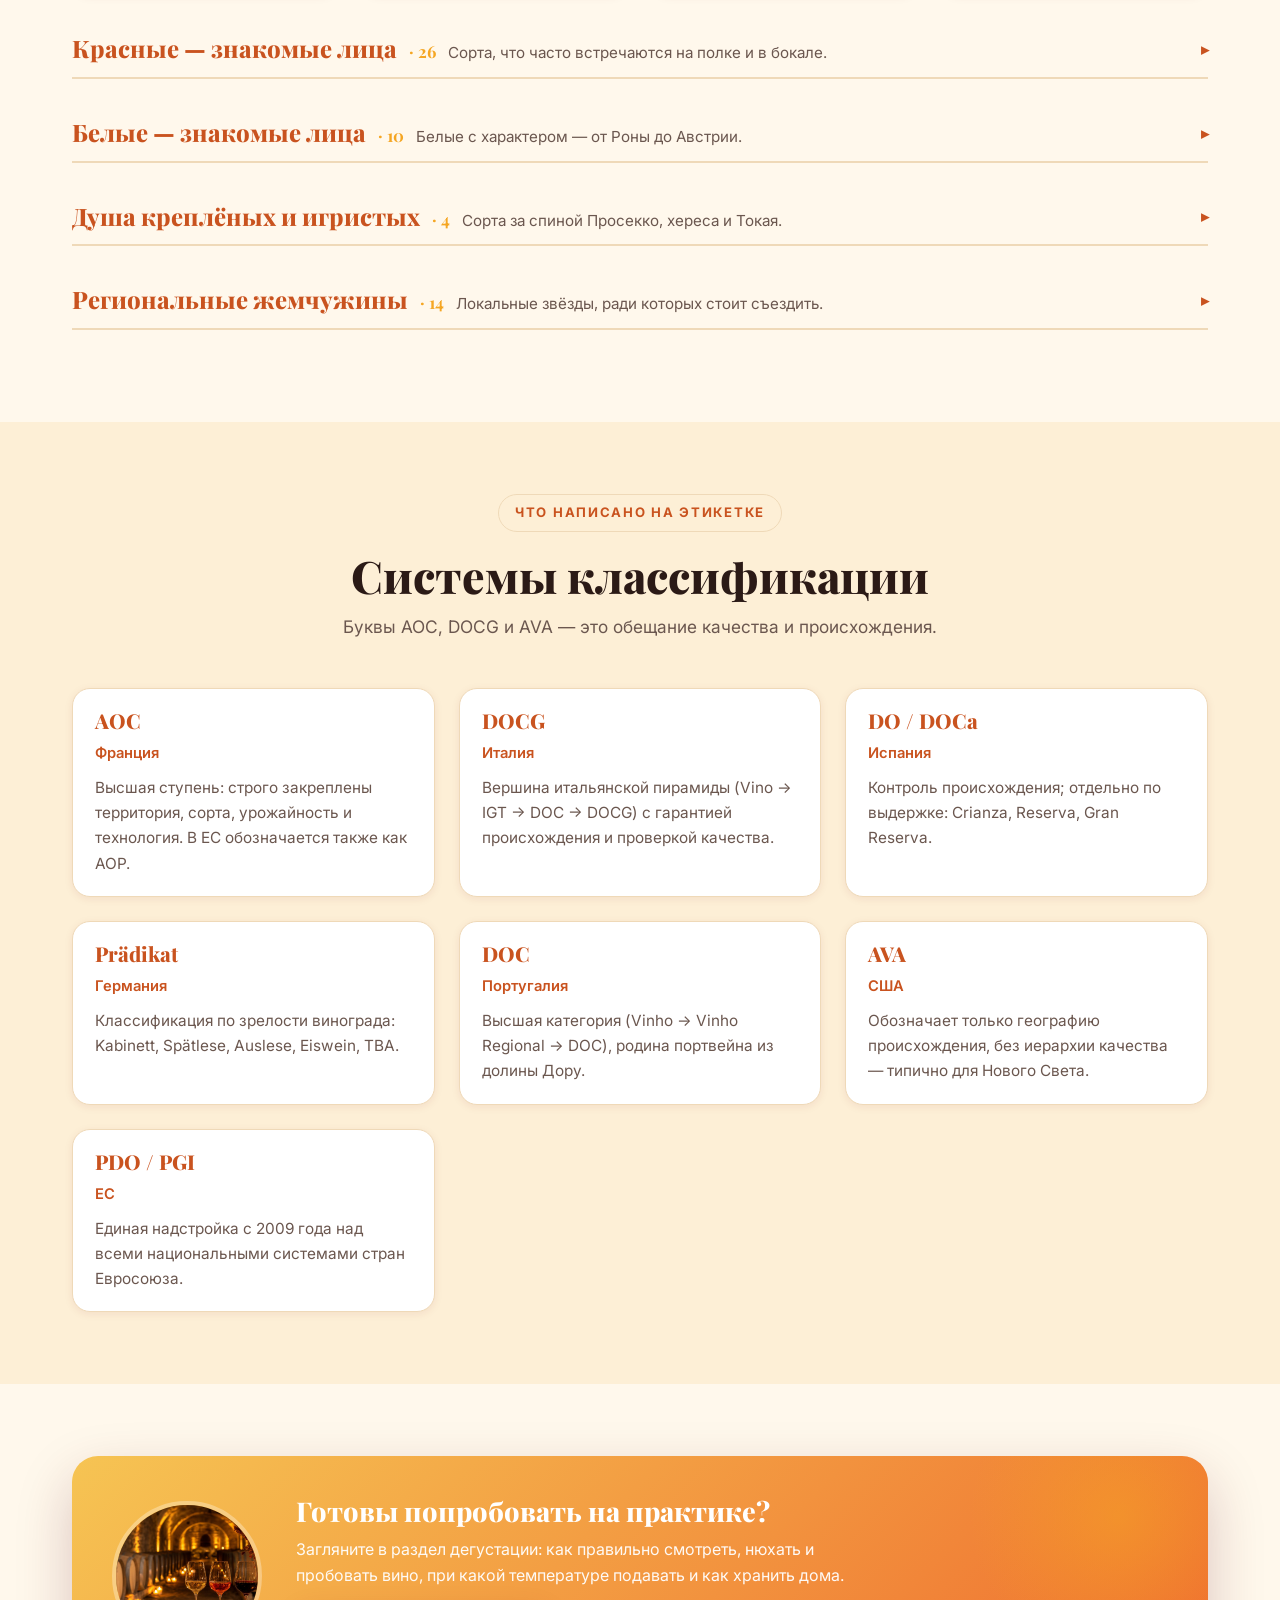
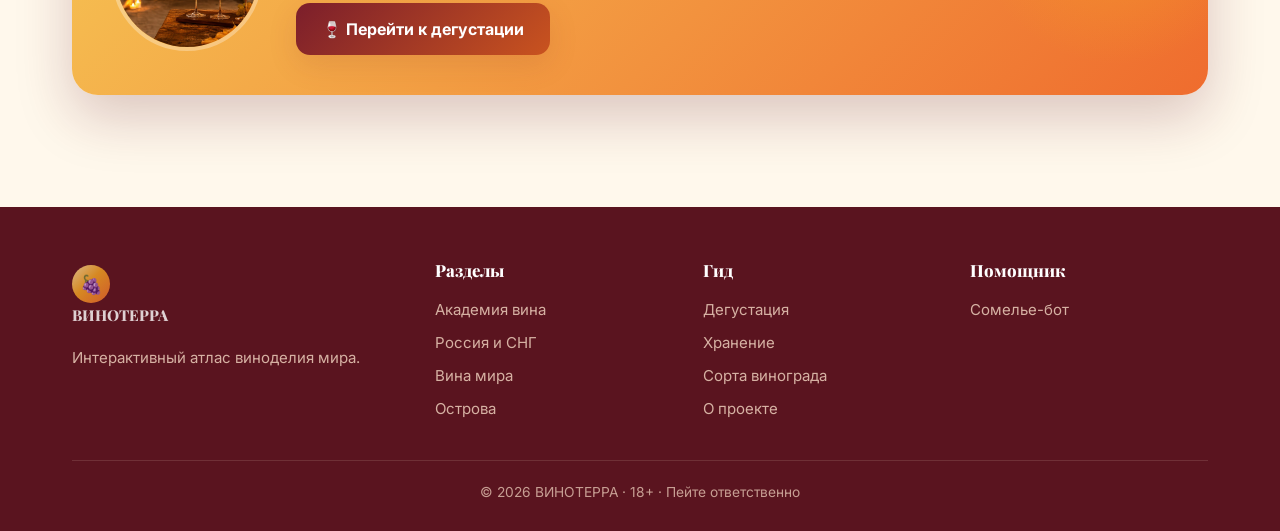
<file: academy.html>
<!DOCTYPE html>
<html lang="ru">
<head>
<meta charset="UTF-8">
<meta name="viewport" content="width=device-width, initial-scale=1">
<title>Академия вина — ВИНОТЕРРА</title>
<meta name="description" content="История вина, терруар, технология производства, сорта винограда и системы классификации — кратко и с интересными фактами.">
<link rel="preconnect" href="https://fonts.googleapis.com">
<link href="https://fonts.googleapis.com/css2?family=Playfair+Display:wght@600;700;800;900&family=Inter:wght@400;500;600;700&display=swap" rel="stylesheet">
<script>document.documentElement.classList.add("js");</script>
<link rel="stylesheet" href="assets/css/style.css">
</head>
<body>
<header class="nav">
  <nav class="nav-inner">
    <a href="index.html" class="brand"><span class="logo">🍇</span> ВИНОТЕРРА</a>
    <button class="burger" aria-label="Меню"><span></span><span></span><span></span></button>
    <div class="nav-links">
      <a href="index.html">Главная</a>
      <a href="academy.html" class="active">Академия вина</a>
      <a href="russia.html">Россия и СНГ</a>
      <a href="world.html">Мир</a>
      <a href="islands.html">Острова</a>
      <a href="tasting.html">Дегустация</a>
      <a href="about.html">О проекте</a>
    </div>
  </nav>
</header>

<section class="page-hero">
  <img class="hero-bg" src="assets/img/academy_hero.jpg" alt="Виноградная лоза">
  <div class="wrap">
    <div class="crumbs"><a href="index.html">Главная</a> / Академия вина</div>
    <h1>Академия вина</h1>
    <p>Всё самое важное о вине — кратко, наглядно и с фактами, которые хочется пересказать друзьям. От виноградной лозы до бокала.</p>
  </div>
</section>

<!-- навигация по разделу -->
<section class="section-sm tint">
  <div class="wrap filterbar" style="margin:0">
    <a class="filter-btn" href="#history">История</a>
    <a class="filter-btn" href="#terroir">Терруар</a>
    <a class="filter-btn" href="#production">Производство</a>
    <a class="filter-btn" href="#types">Виды вин</a>
    <a class="filter-btn" href="#grapes">Сорта винограда</a>
    <a class="filter-btn" href="#class">Классификация</a>
  </div>
</section>

<!-- История -->
<section class="section" id="history">
  <div class="wrap">
    <div class="sec-head reveal"><span class="eyebrow">8000 лет в одном бокале</span><h2>Хронология вина</h2><p>Ключевые вехи: от диких лоз Кавказа до вин в космосе.</p></div>
    <div class="timeline" id="timeline"></div>
  </div>
</section>

<!-- Терруар -->
<section class="section tint">
  <div class="wrap">
    <div class="sec-head reveal"><span class="eyebrow">Вкус места</span><h2>Что такое терруар</h2><p>Невидимая формула, по которой одна и та же лоза даёт разное вино в разных краях.</p></div>
    <div class="grid g3" id="terroir"></div>
  </div>
</section>

<!-- Производство -->
<section class="section" id="production">
  <div class="wrap">
    <div class="sec-head reveal"><span class="eyebrow">От лозы к бокалу</span><h2>Как делают вино</h2><p>Семь шагов, превращающих виноград в напиток.</p></div>
    <div class="steps" id="steps" style="max-width:820px;margin:0 auto"></div>
  </div>
</section>

<!-- Виды вин -->
<section class="section tint-wine" id="types">
  <div class="wrap">
    <div class="sec-head reveal"><span class="eyebrow">Палитра</span><h2>Основные виды вин</h2><p>Наведите на бокал, чтобы узнать характер.</p></div>
    <div class="wine-types" id="types-grid"></div>
  </div>
</section>

<!-- Сорта винограда -->
<section class="section" id="grapes">
  <div class="wrap">
    <div class="sec-head reveal"><span class="eyebrow">Герои бокала</span><h2>Сорта винограда</h2><p>Самые популярные и характерные сорта мира. Найдите свой.</p></div>
    <div class="searchbox"><span>🔎</span><input id="grape-search" placeholder="Поиск сорта, аромата или страны…"></div>
    <div class="filterbar" id="grape-filter">
      <button class="filter-btn active" data-gc="all">Все</button>
      <button class="filter-btn" data-gc="red">🍷 Красные</button>
      <button class="filter-btn" data-gc="white">🥂 Белые</button>
    </div>
    <div id="grapes-groups"></div>
    <div class="empty" id="grapes-empty">Ничего не найдено — попробуйте другой запрос.</div>
  </div>
</section>

<!-- Классификация -->
<section class="section tint" id="class">
  <div class="wrap">
    <div class="sec-head reveal"><span class="eyebrow">Что написано на этикетке</span><h2>Системы классификации</h2><p>Буквы AOC, DOCG и AVA — это обещание качества и происхождения.</p></div>
    <div class="grid g3" id="class-grid"></div>
  </div>
</section>

<!-- CTA дегустация -->
<section class="section">
  <div class="wrap">
    <div class="assistant-band reveal" style="background:var(--grad-warm)">
      <img src="assets/img/tasting_hero.jpg" alt="Дегустация">
      <div class="txt">
        <h3>Готовы попробовать на практике?</h3>
        <p>Загляните в раздел дегустации: как правильно смотреть, нюхать и пробовать вино, при какой температуре подавать и как хранить дома.</p>
        <a href="tasting.html" class="btn btn-wine mt-s">🍷 Перейти к дегустации</a>
      </div>
    </div>
  </div>
</section>

<footer class="footer">
  <div class="wrap">
    <div class="footer-grid">
      <div class="fcol"><a href="index.html" class="brand"><span class="logo">🍇</span> ВИНОТЕРРА</a><p style="margin-top:14px;opacity:.8;font-size:.94rem">Интерактивный атлас виноделия мира.</p></div>
      <div class="fcol"><h4>Разделы</h4><a href="academy.html">Академия вина</a><a href="russia.html">Россия и СНГ</a><a href="world.html">Вина мира</a><a href="islands.html">Острова</a></div>
      <div class="fcol"><h4>Гид</h4><a href="tasting.html">Дегустация</a><a href="tasting.html#storage">Хранение</a><a href="academy.html#grapes">Сорта винограда</a><a href="about.html">О проекте</a></div>
      <div class="fcol"><h4>Помощник</h4><a href="#" data-open-assistant>Сомелье-бот</a></div>
    </div>
    <div class="footer-bottom">© 2026 ВИНОТЕРРА · 18+ · Пейте ответственно</div>
  </div>
</footer>

<script src="data/wine-data.js"></script>
<script src="assets/js/main.js"></script>
<script>
(function(){
  var A=(window.WINE&&WINE.academy)||{}, esc=VT.esc;
  // таймлайн
  (A.timeline||[]).forEach(function(t){
    var d=VT.el("div","tl-item reveal","<div class='yr'>"+esc(t.year)+"</div><h4>"+esc(t.title)+"</h4><p>"+esc(t.text)+"</p>");
    document.getElementById("timeline").appendChild(d);
  });
  // терруар
  var icons={sun:"☀️",mountain:"⛰️",droplet:"💧",leaf:"🍃",hand:"✋",thermometer:"🌡️"};
  (A.terroir||[]).forEach(function(t){
    var d=VT.el("div","card reveal");
    d.innerHTML="<div class='card-body'><div style='font-size:2.2rem'>"+(icons[t.icon]||"🍇")+"</div><h3>"+esc(t.title)+"</h3><p>"+esc(t.text)+"</p></div>";
    document.getElementById("terroir").appendChild(d);
  });
  // шаги
  (A.production||[]).forEach(function(s){
    var d=VT.el("div","step reveal","<div class='num'>"+esc(s.step)+"</div><div><h4>"+esc(s.title)+"</h4><p>"+esc(s.text)+"</p></div>");
    document.getElementById("steps").appendChild(d);
  });
  // виды вин (бокалы)
  (A.types||[]).forEach(function(t){
    var d=VT.el("div","wtype reveal");
    d.innerHTML="<div class='glass'><div class='bowl' style='--wc:"+esc(t.color)+"'></div><div class='stem'></div><div class='foot'></div></div><h4>"+esc(t.name)+"</h4><p>"+esc(t.text)+"</p>"+(t.examples?"<p style='margin-top:6px;color:var(--terracotta);font-weight:600'>"+esc(t.examples)+"</p>":"");
    document.getElementById("types-grid").appendChild(d);
  });
  // сорта — раскладка лентами по группам (классика открыта, остальное сворачивается)
  var root=document.getElementById("grapes-groups");
  var groups=(A.grapeGroups&&A.grapeGroups.length)?A.grapeGroups:[{id:"",title:"",note:""}];
  var alwaysOpen={"red-lead":1,"white-lead":1};
  var cnt={};(A.grapes||[]).forEach(function(g){cnt[g.group]=(cnt[g.group]||0)+1;});
  var bandOf={};
  groups.forEach(function(gr){
    var collapsible=!alwaysOpen[gr.id];
    var band=VT.el("div","grape-band reveal"+(collapsible?" collapsible collapsed":""));
    band.setAttribute("data-band",gr.id);
    band._collapsible=collapsible;band._userOpen=false;
    band.innerHTML="<div class='band-head'><h3 class='band-title'>"+esc(gr.title)+"</h3>"+
      (collapsible?"<span class='band-count'>· "+(cnt[gr.id]||0)+"</span>":"")+
      (gr.note?"<p class='band-note'>"+esc(gr.note)+"</p>":"")+
      (collapsible?"<span class='band-chevron' aria-hidden='true'>▾</span>":"")+"</div>";
    var grid=VT.el("div","grid g4 band-grid");
    band.appendChild(grid);
    root.appendChild(band);
    bandOf[gr.id]=grid;
    if(collapsible){band.querySelector(".band-head").addEventListener("click",function(){band._userOpen=!band._userOpen;applyG();});}
  });
  (A.grapes||[]).forEach(function(g){
    var isRed=(g.color||"").toLowerCase().indexOf("red")>-1||g.color==="красный";
    var d=VT.el("article","card reveal");
    d.setAttribute("data-gc",isRed?"red":"white");
    d.setAttribute("data-s",((g.name||"")+" "+(g.aroma||"")+" "+(g.origin||"")).toLowerCase());
    d.innerHTML="<div class='card-body'><div style='display:flex;align-items:center;gap:10px'><span style='width:16px;height:16px;border-radius:50%;background:"+(isRed?"var(--red)":"var(--white-wine)")+";border:1px solid var(--line);flex:none'></span><h3 style='font-size:1.15rem'>"+esc(g.name)+"</h3></div>"+
      "<p style='color:var(--terracotta);font-weight:600;font-size:.88rem'>🌍 "+esc(g.origin)+"</p>"+
      (g.aroma?"<p><b>Аромат:</b> "+esc(g.aroma)+"</p>":"")+
      (g.fact?"<p style='color:var(--ink-soft)'>💡 "+esc(g.fact)+"</p>":"")+"</div>";
    (bandOf[g.group]||bandOf[groups[0].id]||root).appendChild(d);
  });
  var gs=document.getElementById("grape-search"), ge=document.getElementById("grapes-empty"), gf="all";
  function applyG(){
    var q=gs.value.trim().toLowerCase(),n=0,exploring=(q!=="")||(gf!=="all");
    root.querySelectorAll(".grape-band").forEach(function(band){
      var vb=0;
      band.querySelectorAll(".card").forEach(function(c){
        var okF=gf==="all"||c.getAttribute("data-gc")===gf;
        var okQ=!q||c.getAttribute("data-s").indexOf(q)>-1;
        var v=okF&&okQ;c.style.display=v?"":"none";if(v){vb++;n++;}
      });
      band.style.display=vb?"":"none";
      if(band._collapsible){band.classList.toggle("collapsed",!(band._userOpen||exploring));}
    });
    ge.style.display=n?"none":"block";
  }
  gs.addEventListener("input",applyG);
  document.getElementById("grape-filter").querySelectorAll(".filter-btn").forEach(function(b){
    b.addEventListener("click",function(){
      document.getElementById("grape-filter").querySelectorAll(".filter-btn").forEach(function(x){x.classList.remove("active");});
      b.classList.add("active");gf=b.getAttribute("data-gc");applyG();
    });
  });
  applyG();
  // классификация
  (A.classification||[]).forEach(function(c){
    var d=VT.el("div","card reveal");
    d.innerHTML="<div class='card-body'><h3 style='color:var(--terracotta)'>"+esc(c.abbr)+"</h3><div class='tagline'>"+esc(c.country)+"</div><p>"+esc(c.text)+"</p></div>";
    document.getElementById("class-grid").appendChild(d);
  });
  VT.initReveal();
})();
</script>
</body>
</html>
</file>
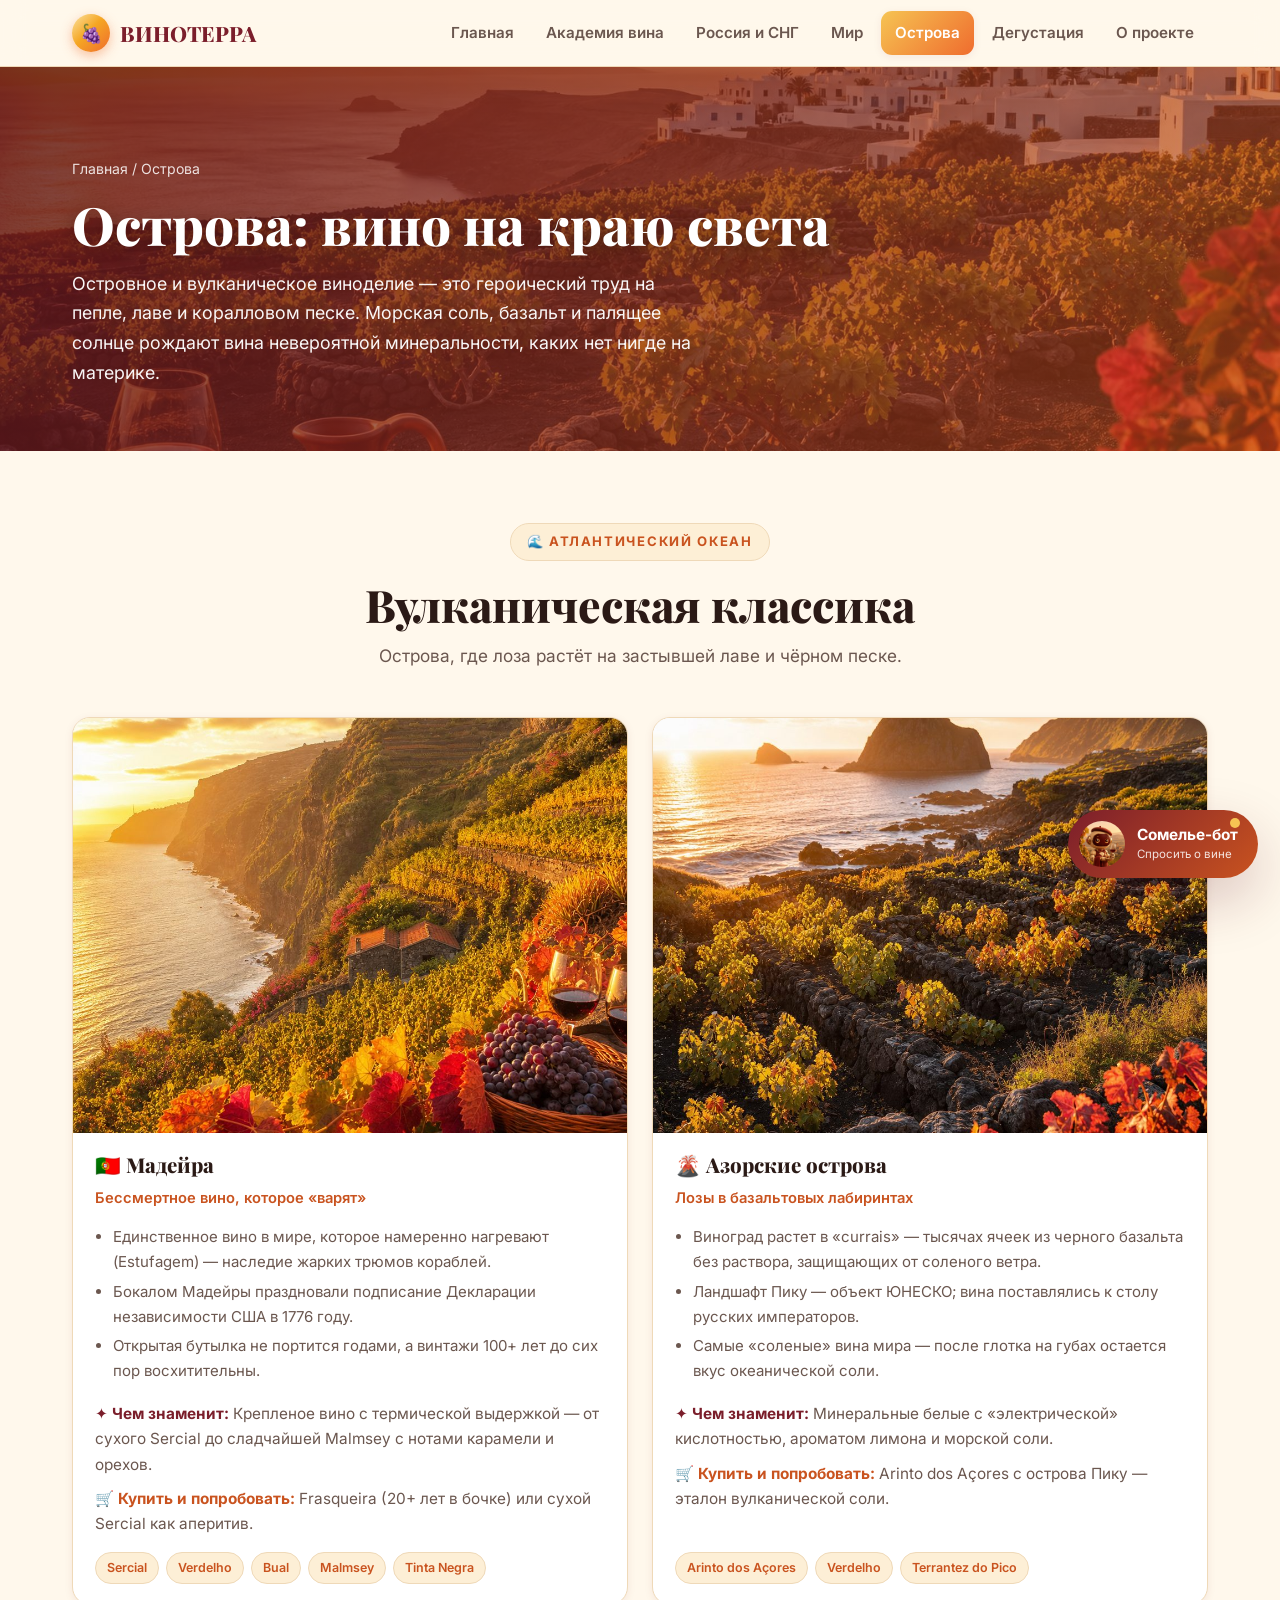
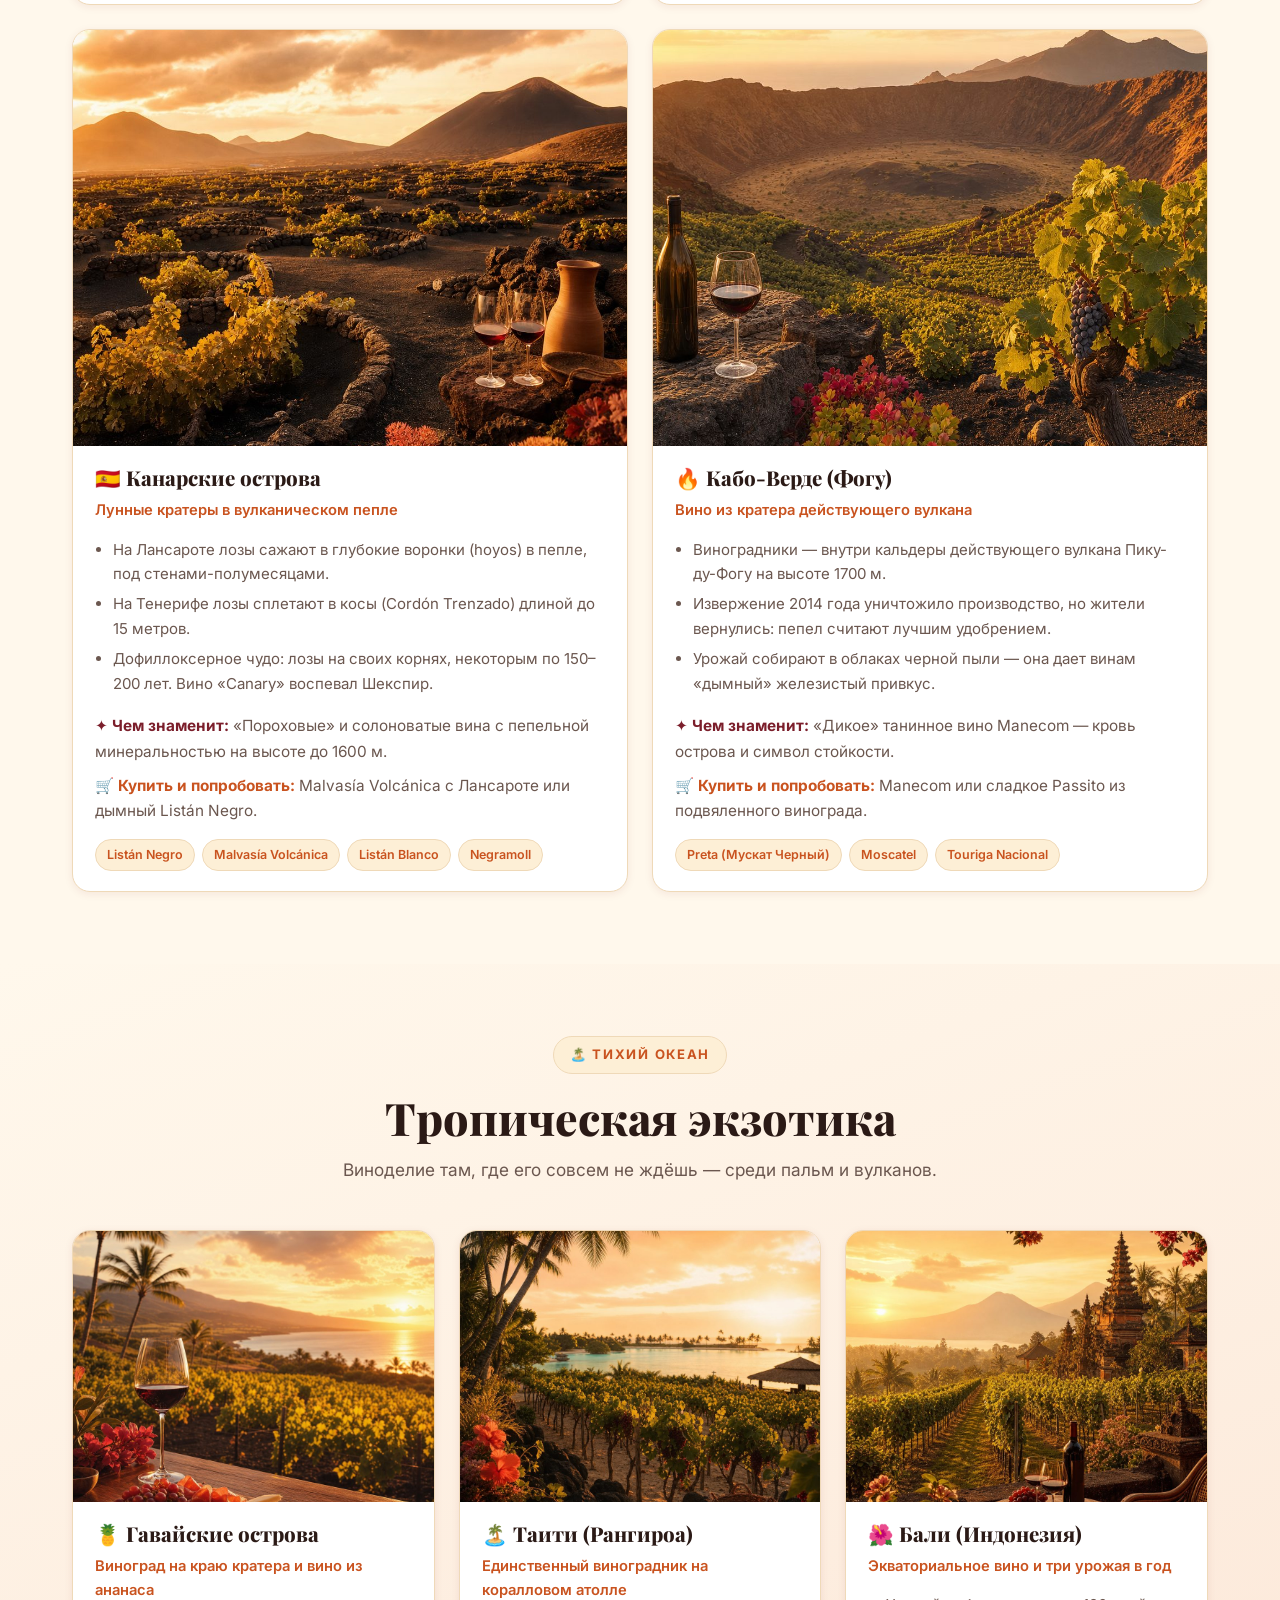
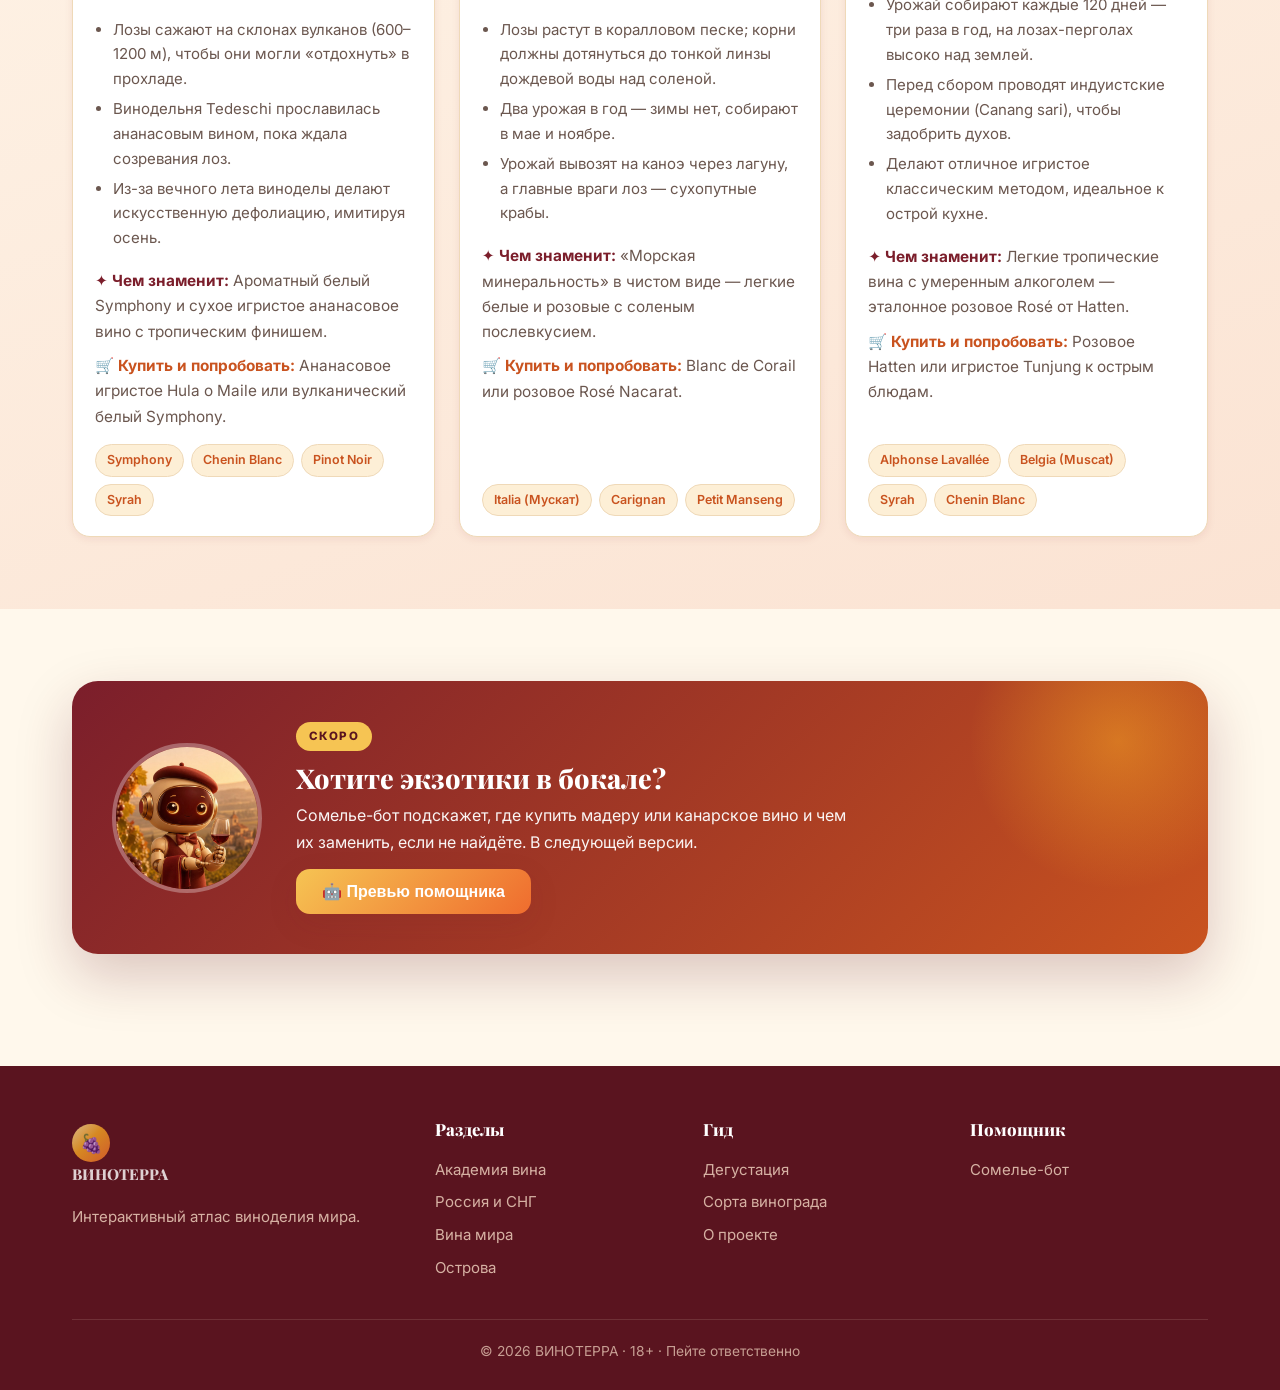
<file: islands.html>
<!DOCTYPE html>
<html lang="ru">
<head>
<meta charset="UTF-8">
<meta name="viewport" content="width=device-width, initial-scale=1">
<title>Островное виноделие — ВИНОТЕРРА</title>
<meta name="description" content="Вулканическое виноделие Атлантики и экзотика Тихого океана: Мадейра, Канары, Азоры, Гавайи и другие острова.">
<link rel="preconnect" href="https://fonts.googleapis.com">
<link href="https://fonts.googleapis.com/css2?family=Playfair+Display:wght@600;700;800;900&family=Inter:wght@400;500;600;700&display=swap" rel="stylesheet">
<script>document.documentElement.classList.add("js");</script>
<link rel="stylesheet" href="assets/css/style.css">
</head>
<body>
<header class="nav">
  <nav class="nav-inner">
    <a href="index.html" class="brand"><span class="logo">🍇</span> ВИНОТЕРРА</a>
    <button class="burger" aria-label="Меню"><span></span><span></span><span></span></button>
    <div class="nav-links">
      <a href="index.html">Главная</a>
      <a href="academy.html">Академия вина</a>
      <a href="russia.html">Россия и СНГ</a>
      <a href="world.html">Мир</a>
      <a href="islands.html" class="active">Острова</a>
      <a href="tasting.html">Дегустация</a>
      <a href="about.html">О проекте</a>
    </div>
  </nav>
</header>

<section class="page-hero">
  <img class="hero-bg" src="assets/img/islands_hero.jpg" alt="Вулканические виноградники острова">
  <div class="wrap">
    <div class="crumbs"><a href="index.html">Главная</a> / Острова</div>
    <h1>Острова: вино на краю света</h1>
    <p id="isl-intro">Вулканический пепел, океанский бриз и виноградники, которым нет аналогов. Самое экзотическое вино планеты рождается на островах.</p>
  </div>
</section>

<section class="section">
  <div class="wrap">
    <div class="sec-head reveal"><span class="eyebrow">🌊 Атлантический океан</span><h2>Вулканическая классика</h2><p>Острова, где лоза растёт на застывшей лаве и чёрном песке.</p></div>
    <div class="grid g2" id="atlantic-grid"></div>
  </div>
</section>

<section class="section tint-wine">
  <div class="wrap">
    <div class="sec-head reveal"><span class="eyebrow">🏝️ Тихий океан</span><h2>Тропическая экзотика</h2><p>Виноделие там, где его совсем не ждёшь — среди пальм и вулканов.</p></div>
    <div class="grid g3" id="pacific-grid"></div>
  </div>
</section>

<section class="section">
  <div class="wrap"><div class="assistant-band reveal">
    <img src="assets/img/assistant_bot.jpg" alt="Сомелье-бот">
    <div class="txt"><span class="badge-soon">Скоро</span><h3>Хотите экзотики в бокале?</h3><p>Сомелье-бот подскажет, где купить мадеру или канарское вино и чем их заменить, если не найдёте. В следующей версии.</p><button class="btn btn-primary mt-s" data-open-assistant>🤖 Превью помощника</button></div>
  </div></div>
</section>

<footer class="footer">
  <div class="wrap">
    <div class="footer-grid">
      <div class="fcol"><a href="index.html" class="brand"><span class="logo">🍇</span> ВИНОТЕРРА</a><p style="margin-top:14px;opacity:.8;font-size:.94rem">Интерактивный атлас виноделия мира.</p></div>
      <div class="fcol"><h4>Разделы</h4><a href="academy.html">Академия вина</a><a href="russia.html">Россия и СНГ</a><a href="world.html">Вина мира</a><a href="islands.html">Острова</a></div>
      <div class="fcol"><h4>Гид</h4><a href="tasting.html">Дегустация</a><a href="academy.html#grapes">Сорта винограда</a><a href="about.html">О проекте</a></div>
      <div class="fcol"><h4>Помощник</h4><a href="#" data-open-assistant>Сомелье-бот</a></div>
    </div>
    <div class="footer-bottom">© 2026 ВИНОТЕРРА · 18+ · Пейте ответственно</div>
  </div>
</footer>

<script src="data/wine-data.js"></script>
<script src="assets/js/main.js"></script>
<script>
(function(){
  var I=(window.WINE&&WINE.islands)||{};
  if(I.intro) document.getElementById("isl-intro").textContent=I.intro;
  VT.renderGrid({host:"atlantic-grid",items:I.atlantic||[],imgBase:"assets/img/i_"});
  VT.renderGrid({host:"pacific-grid",items:I.pacific||[],imgBase:"assets/img/i_"});
  VT.initReveal();
})();
</script>
</body>
</html>
</file>
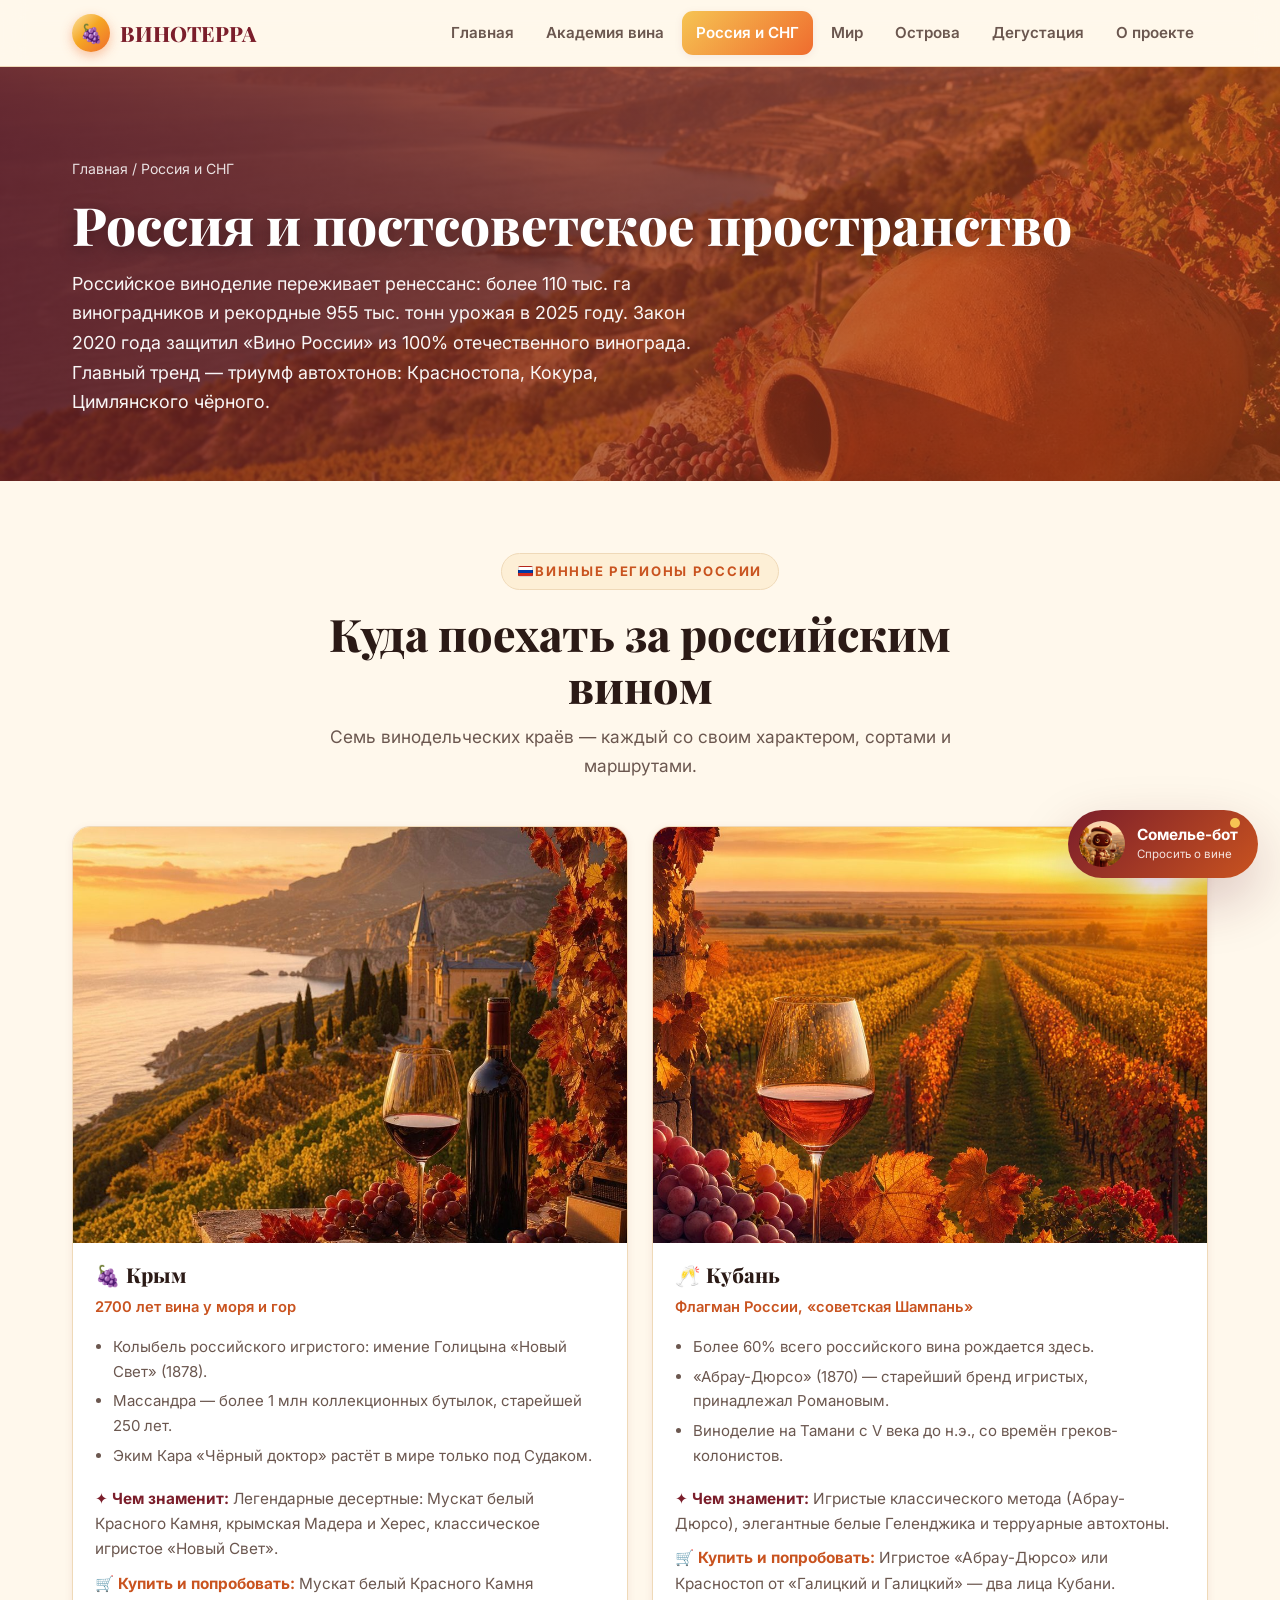
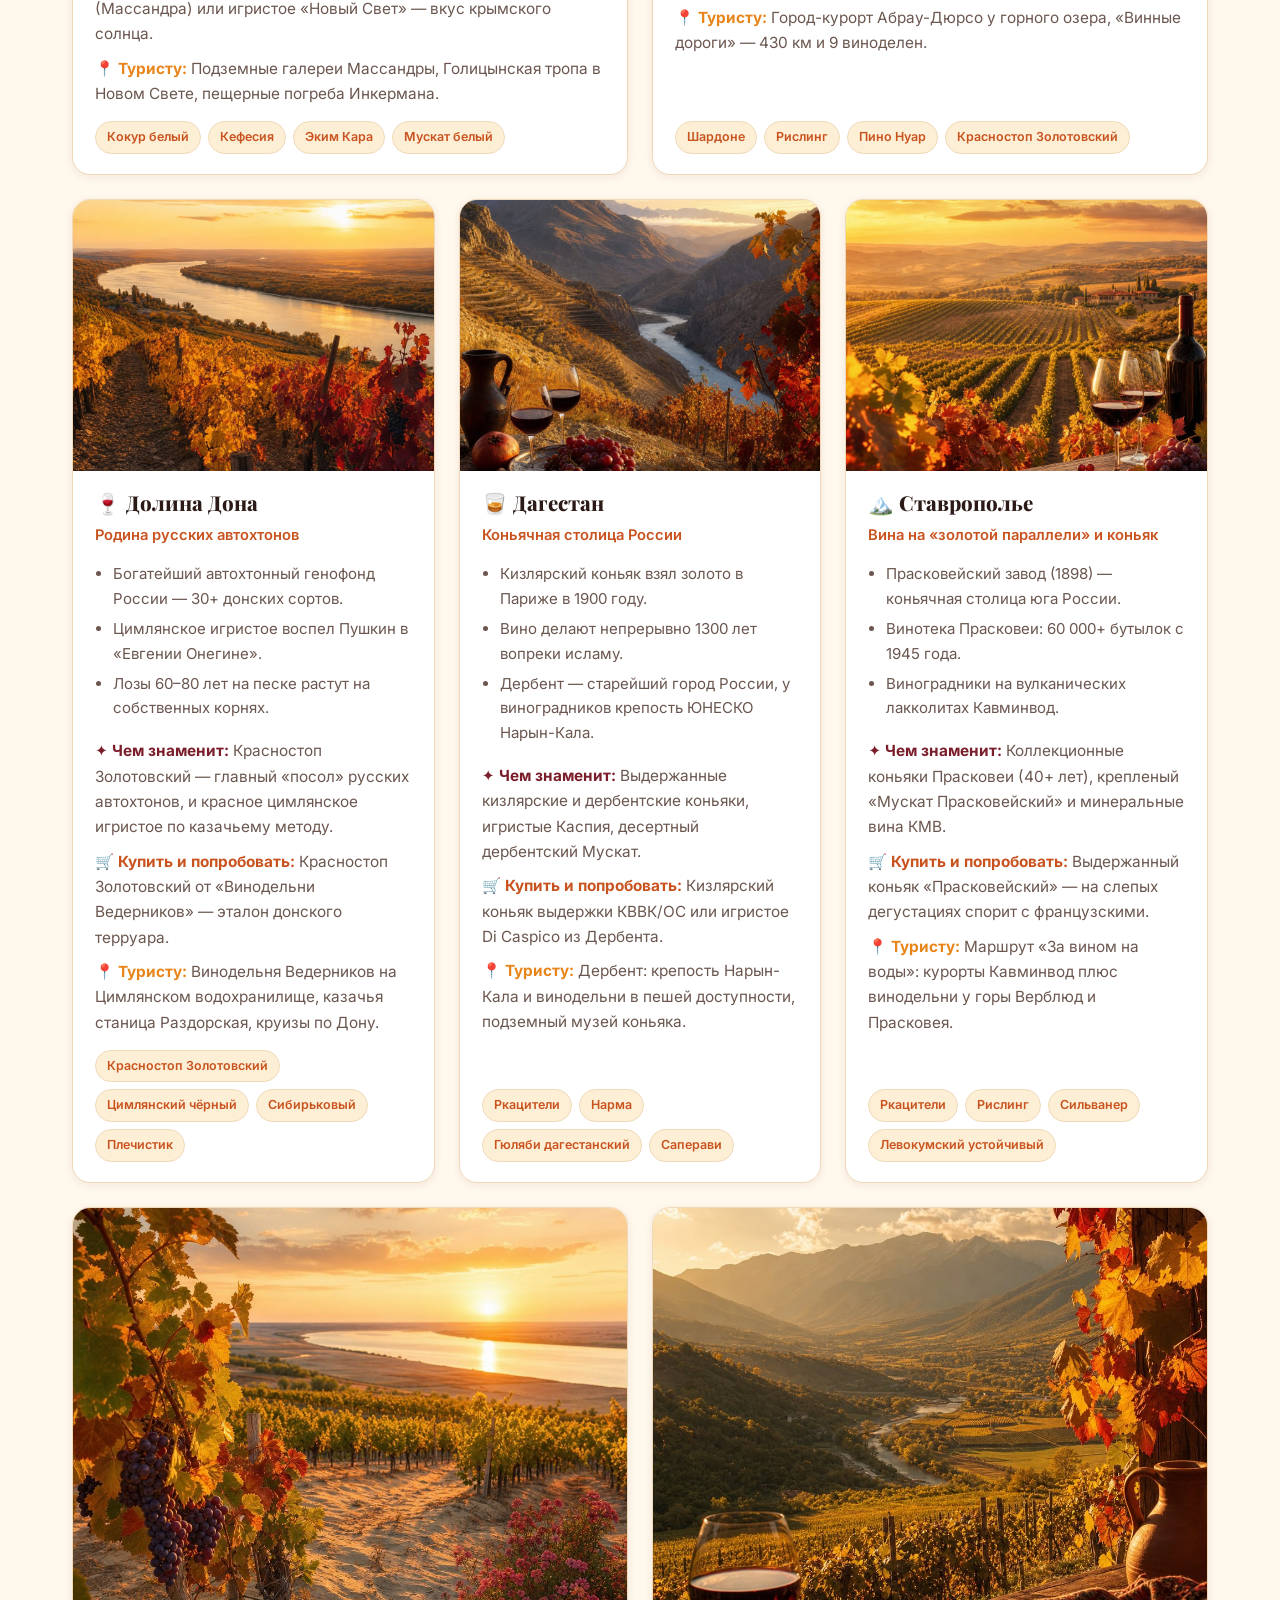
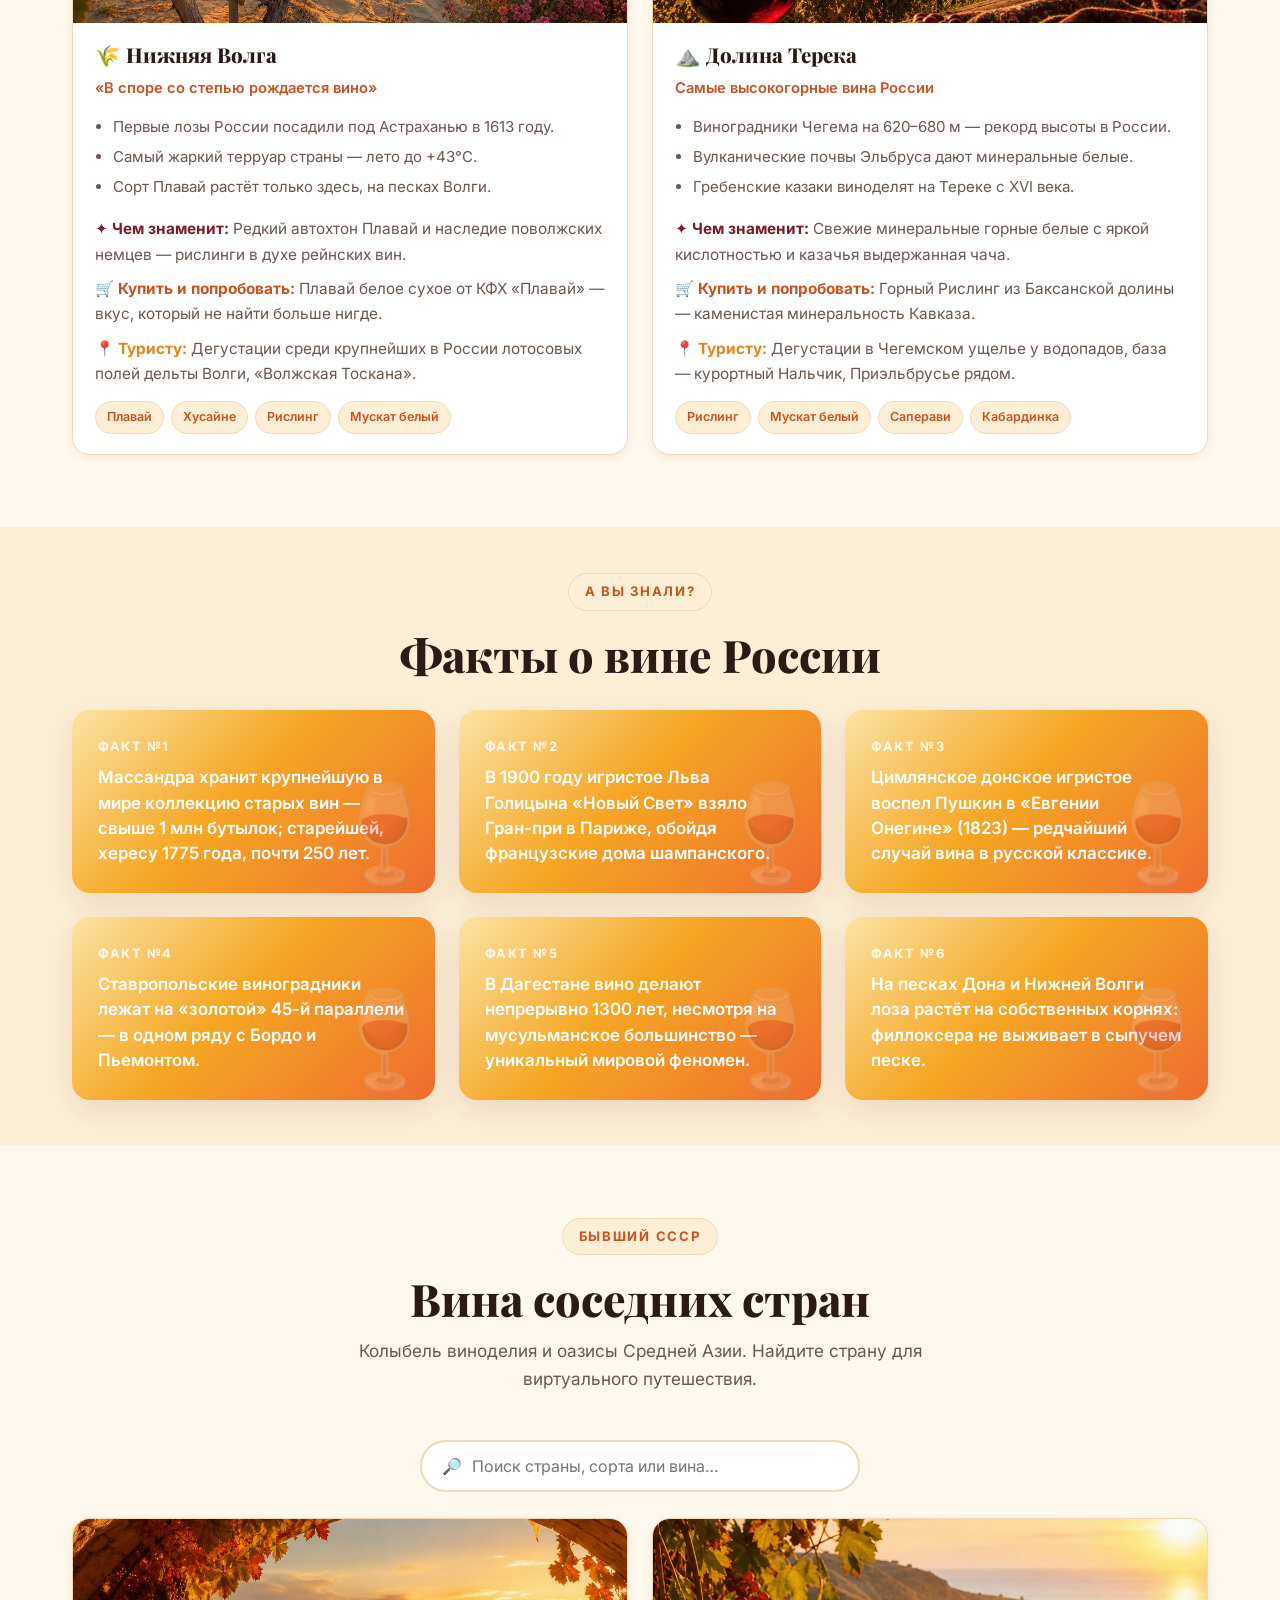
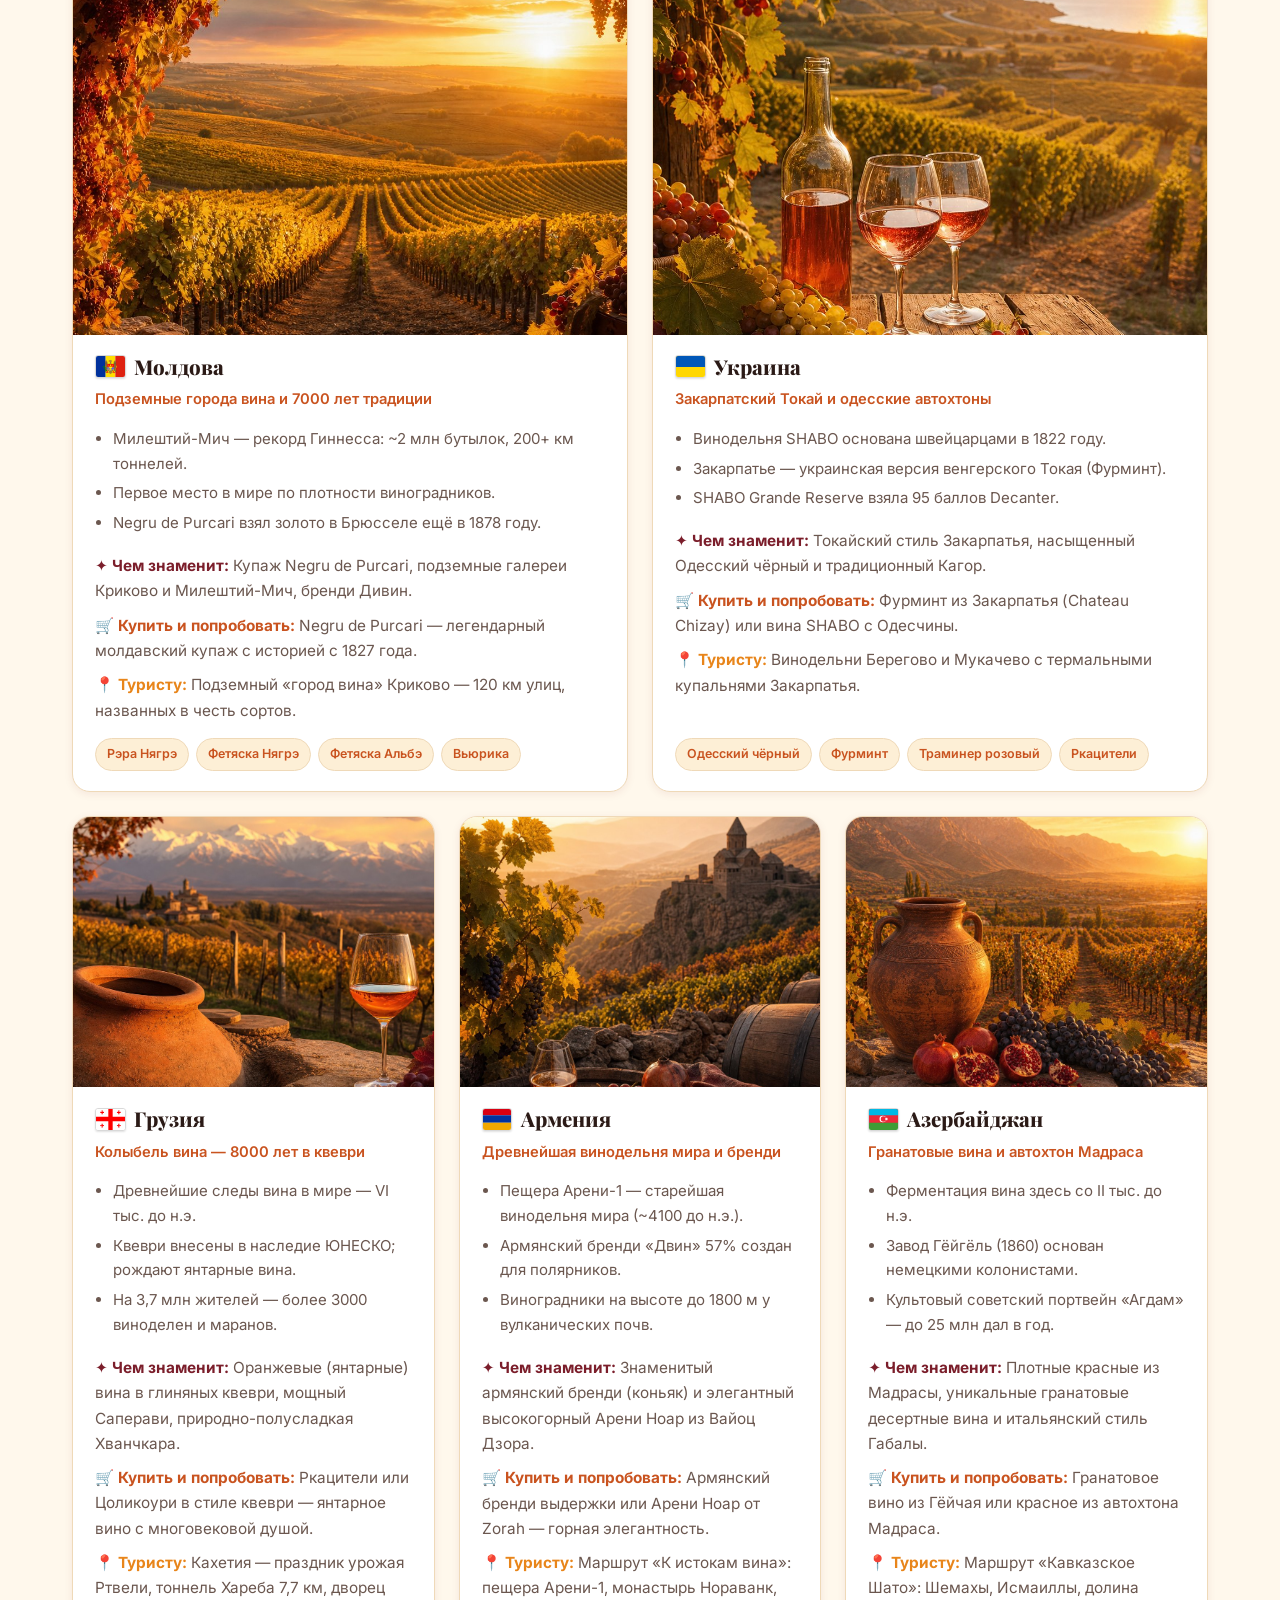
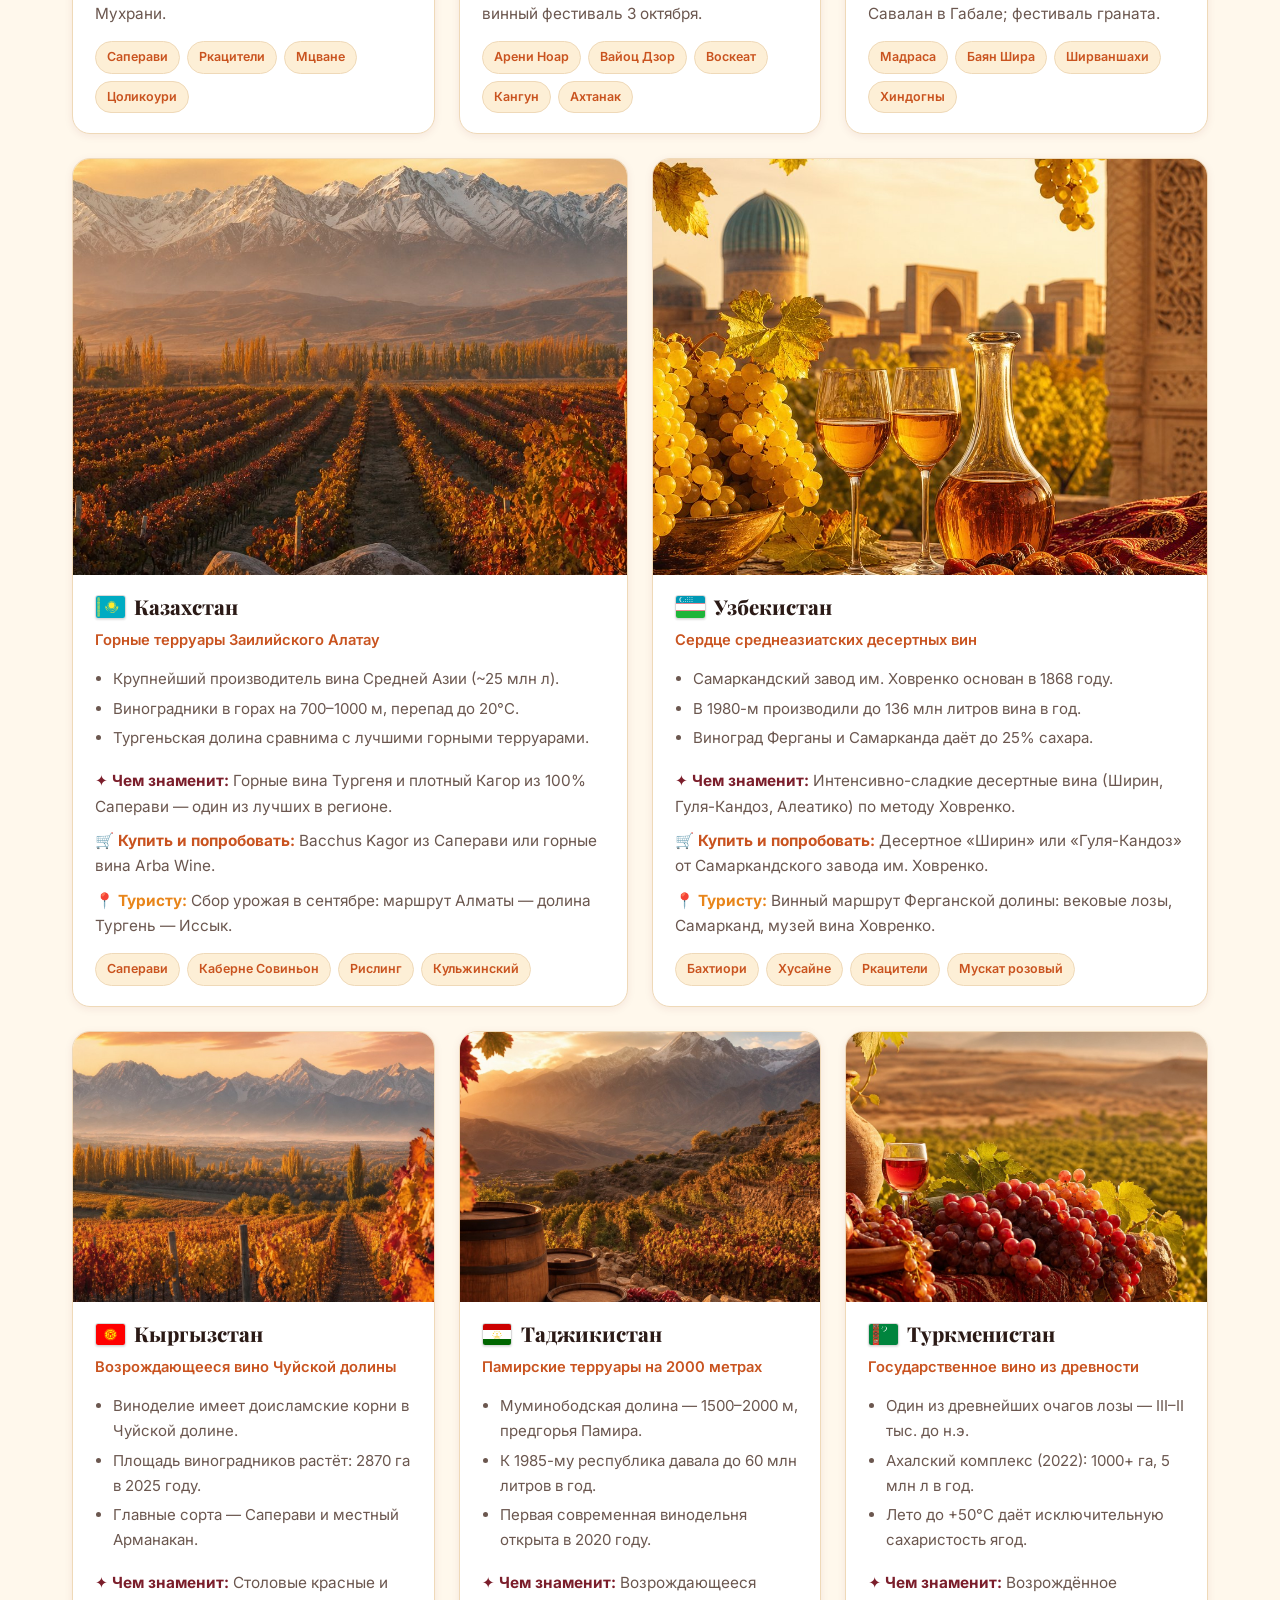
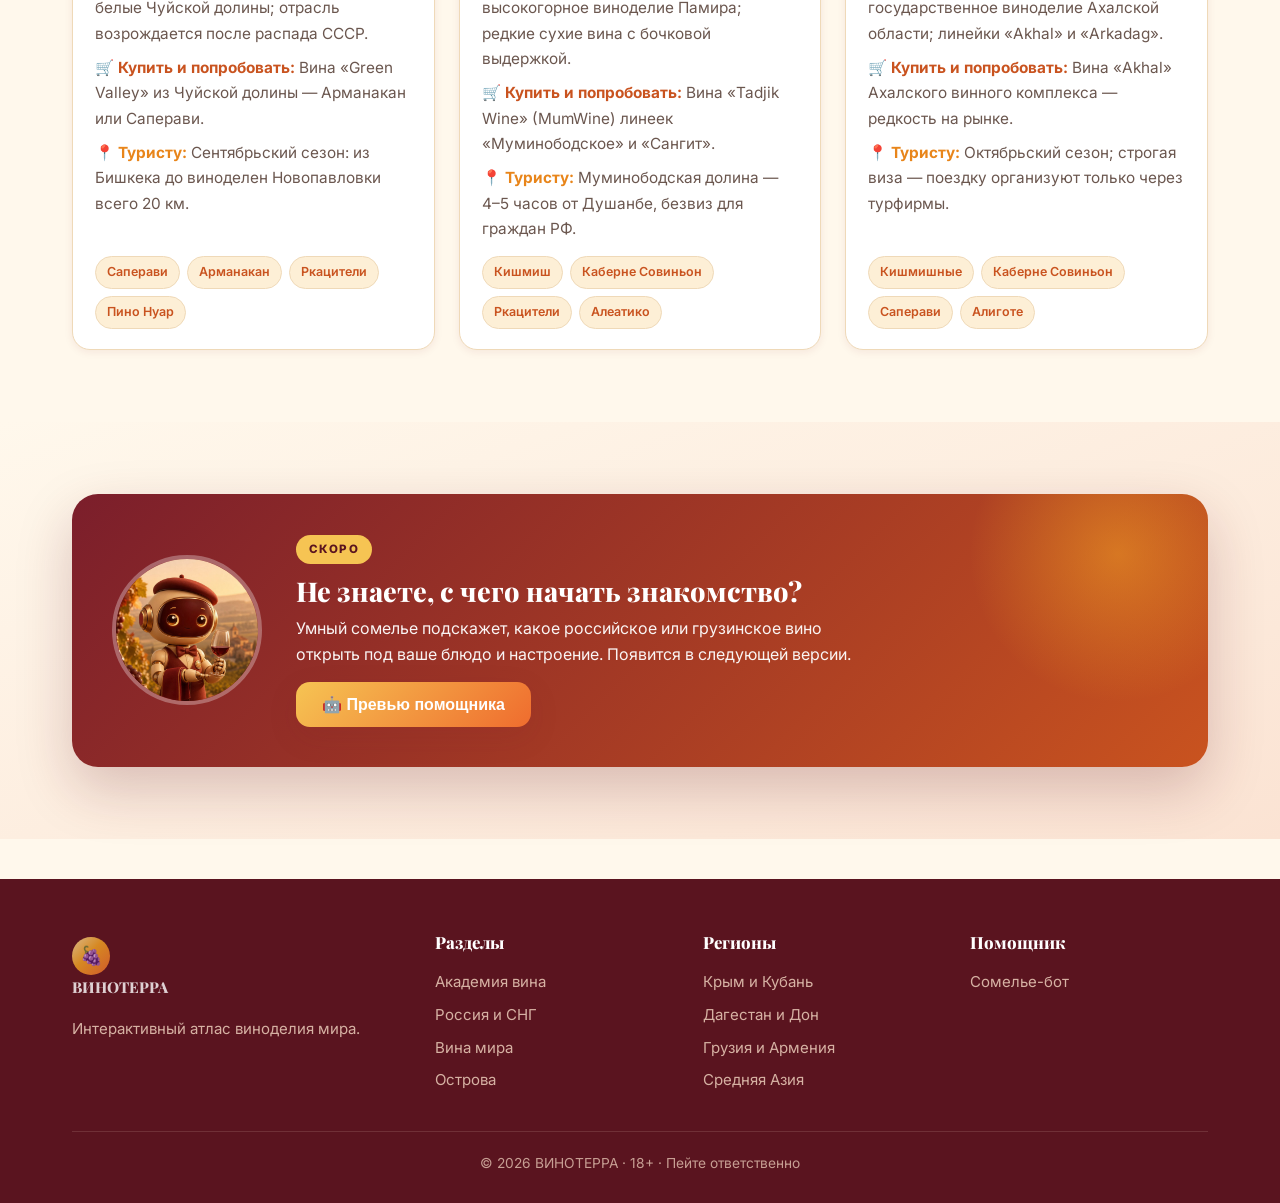
<file: russia.html>
<!DOCTYPE html>
<html lang="ru">
<head>
<meta charset="UTF-8">
<meta name="viewport" content="width=device-width, initial-scale=1">
<title>Россия и СНГ — ВИНОТЕРРА</title>
<meta name="description" content="Винодельческие регионы России — Крым, Кубань, Дагестан, Дон — и вина стран бывшего СССР: Грузия, Армения, Молдова, Средняя Азия.">
<link rel="preconnect" href="https://fonts.googleapis.com">
<link href="https://fonts.googleapis.com/css2?family=Playfair+Display:wght@600;700;800;900&family=Inter:wght@400;500;600;700&display=swap" rel="stylesheet">
<script>document.documentElement.classList.add("js");</script>
<link rel="stylesheet" href="assets/css/style.css">
</head>
<body>
<header class="nav">
  <nav class="nav-inner">
    <a href="index.html" class="brand"><span class="logo">🍇</span> ВИНОТЕРРА</a>
    <button class="burger" aria-label="Меню"><span></span><span></span><span></span></button>
    <div class="nav-links">
      <a href="index.html">Главная</a>
      <a href="academy.html">Академия вина</a>
      <a href="russia.html" class="active">Россия и СНГ</a>
      <a href="world.html">Мир</a>
      <a href="islands.html">Острова</a>
      <a href="tasting.html">Дегустация</a>
      <a href="about.html">О проекте</a>
    </div>
  </nav>
</header>

<section class="page-hero">
  <img class="hero-bg" src="assets/img/russia_hero.jpg" alt="Виноградники Кавказа и Крыма">
  <div class="wrap">
    <div class="crumbs"><a href="index.html">Главная</a> / Россия и СНГ</div>
    <h1>Россия и постсоветское пространство</h1>
    <p id="ru-intro">Виноделие России переживает возрождение, а соседние страны хранят древнейшие традиции — от грузинских квеври до армянского коньяка.</p>
  </div>
</section>

<!-- Регионы России -->
<section class="section" id="regions">
  <div class="wrap">
    <div class="sec-head reveal"><span class="eyebrow"><span class="flag-ru"></span>Винные регионы России</span><h2>Куда поехать за российским вином</h2><p>Семь винодельческих краёв — каждый со своим характером, сортами и маршрутами.</p></div>
    <div class="grid g2" id="regions-grid-1"></div>
    <div class="grid g3" id="regions-grid-2" style="margin-top:24px"></div>
    <div class="grid g2" id="regions-grid-3" style="margin-top:24px"></div>
  </div>
</section>

<!-- Факты России -->
<section class="section-sm tint">
  <div class="wrap">
    <div class="sec-head reveal" style="margin-bottom:30px"><span class="eyebrow">А вы знали?</span><h2>Факты о вине России</h2></div>
    <div class="grid g3" id="ru-facts"></div>
  </div>
</section>

<!-- Страны СНГ -->
<section class="section" id="countries">
  <div class="wrap">
    <div class="sec-head reveal"><span class="eyebrow">Бывший СССР</span><h2>Вина соседних стран</h2><p>Колыбель виноделия и оазисы Средней Азии. Найдите страну для виртуального путешествия.</p></div>
    <div class="searchbox"><span>🔎</span><input id="c-search" placeholder="Поиск страны, сорта или вина…"></div>
    <div class="grid g2" id="countries-grid-1"></div>
    <div class="grid g3" id="countries-grid-2" style="margin-top:24px"></div>
    <div class="grid g2" id="countries-grid-3" style="margin-top:24px"></div>
    <div class="grid g3" id="countries-grid-4" style="margin-top:24px"></div>
    <div class="empty" id="countries-empty">Ничего не найдено.</div>
  </div>
</section>

<section class="section tint-wine">
  <div class="wrap"><div class="assistant-band reveal">
    <img src="assets/img/assistant_bot.jpg" alt="Сомелье-бот">
    <div class="txt"><span class="badge-soon">Скоро</span><h3>Не знаете, с чего начать знакомство?</h3><p>Умный сомелье подскажет, какое российское или грузинское вино открыть под ваше блюдо и настроение. Появится в следующей версии.</p><button class="btn btn-primary mt-s" data-open-assistant>🤖 Превью помощника</button></div>
  </div></div>
</section>

<footer class="footer">
  <div class="wrap">
    <div class="footer-grid">
      <div class="fcol"><a href="index.html" class="brand"><span class="logo">🍇</span> ВИНОТЕРРА</a><p style="margin-top:14px;opacity:.8;font-size:.94rem">Интерактивный атлас виноделия мира.</p></div>
      <div class="fcol"><h4>Разделы</h4><a href="academy.html">Академия вина</a><a href="russia.html">Россия и СНГ</a><a href="world.html">Вина мира</a><a href="islands.html">Острова</a></div>
      <div class="fcol"><h4>Регионы</h4><a href="#regions">Крым и Кубань</a><a href="#regions">Дагестан и Дон</a><a href="#countries">Грузия и Армения</a><a href="#countries">Средняя Азия</a></div>
      <div class="fcol"><h4>Помощник</h4><a href="#" data-open-assistant>Сомелье-бот</a></div>
    </div>
    <div class="footer-bottom">© 2026 ВИНОТЕРРА · 18+ · Пейте ответственно</div>
  </div>
</footer>

<script src="data/wine-data.js"></script>
<script src="assets/js/main.js"></script>
<script>
(function(){
  var R=(window.WINE&&WINE.russia)||{};
  if(R.russia_intro) document.getElementById("ru-intro").textContent=R.russia_intro;
  // регионы: раскладка рядами 2 + 3 + 2 по значимости (картинки r_<id>.jpg)
  var regs=R.russia_regions||[];
  function regById(ids){return ids.map(function(id){return regs.filter(function(r){return r.id===id;})[0];}).filter(Boolean);}
  VT.renderGrid({host:"regions-grid-1",items:regById(["krym","kuban"]),imgBase:"assets/img/r_"});
  VT.renderGrid({host:"regions-grid-2",items:regById(["dolina_dona","dagestan","stavropole"]),imgBase:"assets/img/r_"});
  VT.renderGrid({host:"regions-grid-3",items:regById(["nizhnyaya_volga","dolina_tereka"]),imgBase:"assets/img/r_"});
  // факты
  (R.russia_facts||[]).forEach(function(t,i){
    var d=VT.el("div","fact reveal","<div class='k'>Факт №"+(i+1)+"</div><div class='v'>"+VT.esc(t)+"</div>");
    document.getElementById("ru-facts").appendChild(d);
  });
  // страны СНГ: раскладка 2 + 3 + 2 + 3 (Закавказье и Средняя Азия сгруппированы; картинки cis_<id>.jpg)
  var cs=R.countries||[];
  function cisById(ids){return ids.map(function(id){return cs.filter(function(c){return c.id===id;})[0];}).filter(Boolean);}
  VT.renderGrid({host:"countries-grid-1",items:cisById(["moldova","ukraine"]),imgBase:"assets/img/cis_",flagBase:"assets/img/flags/"});
  VT.renderGrid({host:"countries-grid-2",items:cisById(["georgia","armenia","azerbaijan"]),imgBase:"assets/img/cis_",flagBase:"assets/img/flags/"});
  VT.renderGrid({host:"countries-grid-3",items:cisById(["kazakhstan","uzbekistan"]),imgBase:"assets/img/cis_",flagBase:"assets/img/flags/"});
  VT.renderGrid({host:"countries-grid-4",items:cisById(["kyrgyzstan","tajikistan","turkmenistan"]),imgBase:"assets/img/cis_",flagBase:"assets/img/flags/"});
  // поиск по всем рядам СНГ сразу + скрытие опустевших рядов
  var cGrids=[1,2,3,4].map(function(n){return document.getElementById("countries-grid-"+n);});
  var cSearch=document.getElementById("c-search"), cEmpty=document.getElementById("countries-empty");
  function cApply(){
    var q=cSearch.value.trim().toLowerCase(), shown=0;
    cGrids.forEach(function(g){
      var vis=0;
      g.querySelectorAll(".card").forEach(function(c){
        var ok=!q||c.getAttribute("data-search").indexOf(q)>-1;
        c.style.display=ok?"":"none"; if(ok){vis++;shown++;}
      });
      g.style.display=vis?"":"none";
    });
    cEmpty.style.display=shown?"none":"block";
  }
  cSearch.addEventListener("input",cApply);
  VT.initReveal();
})();
</script>
</body>
</html>
</file>
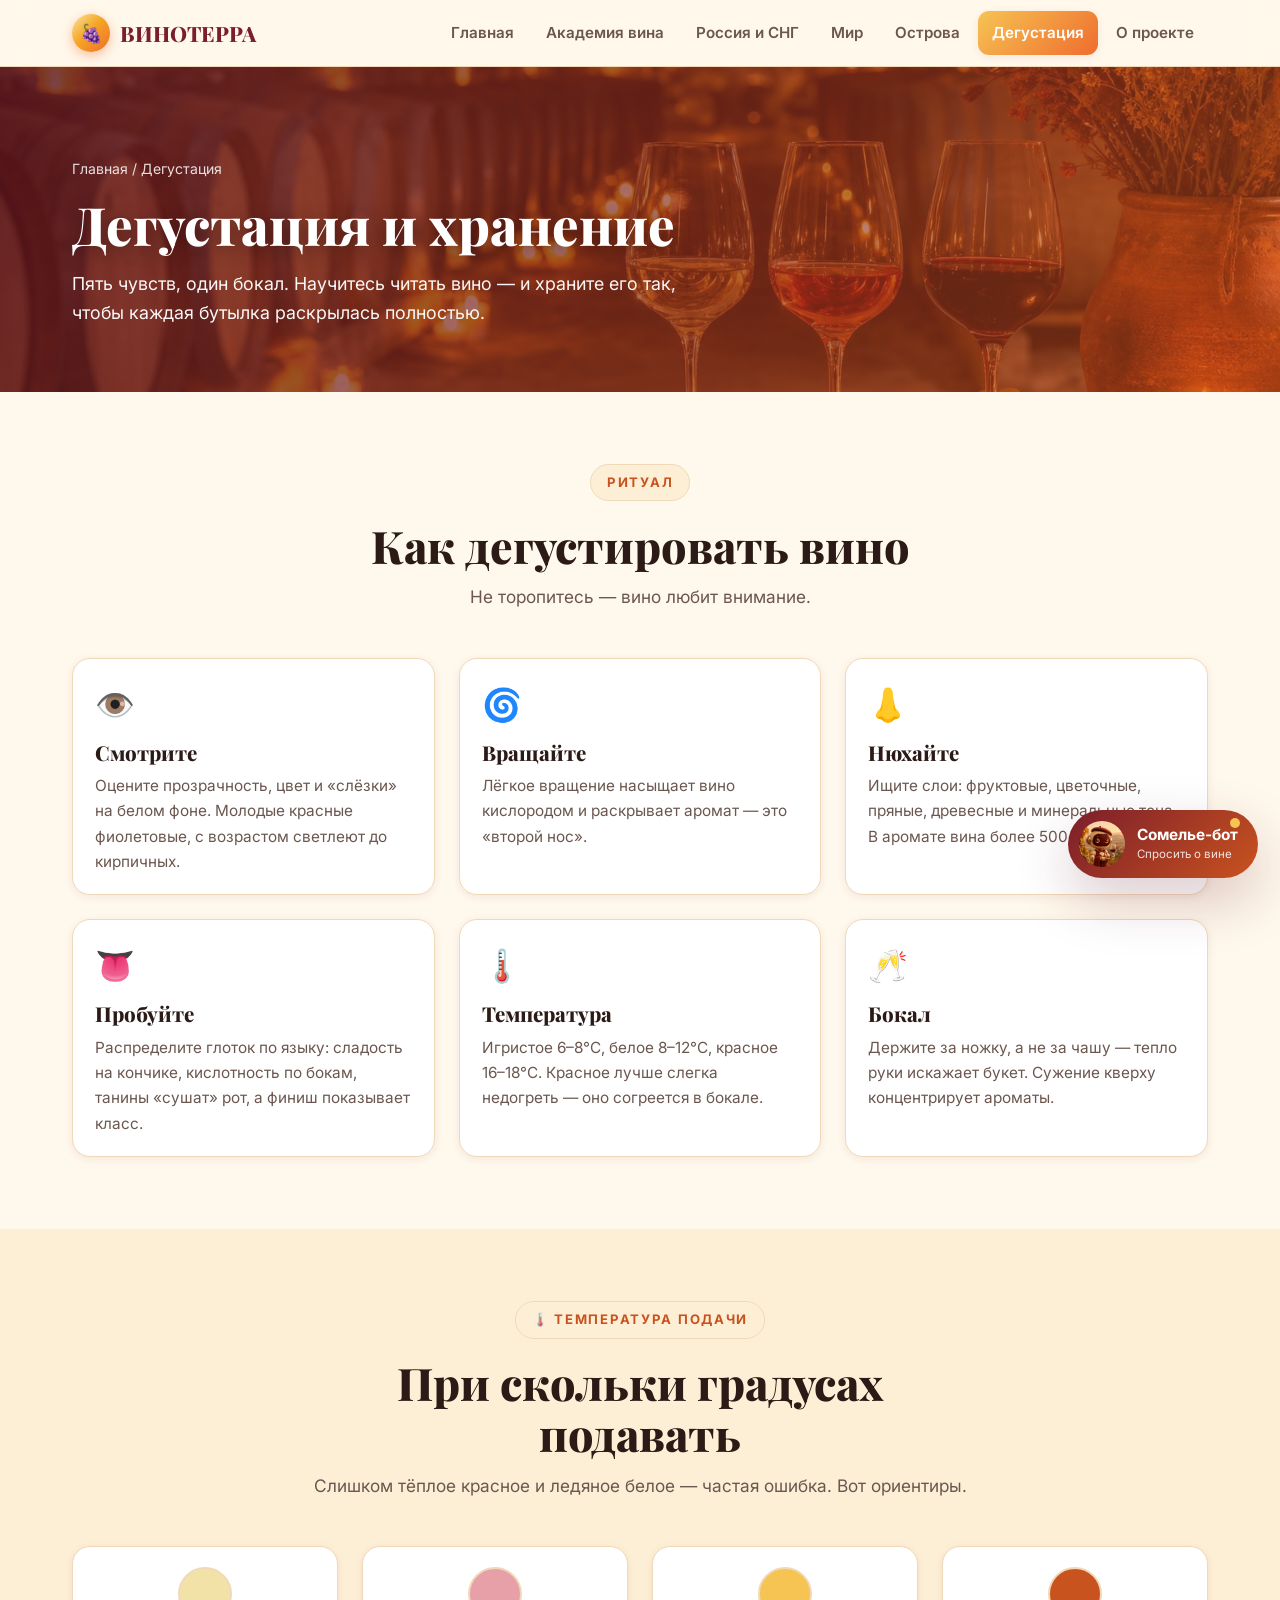
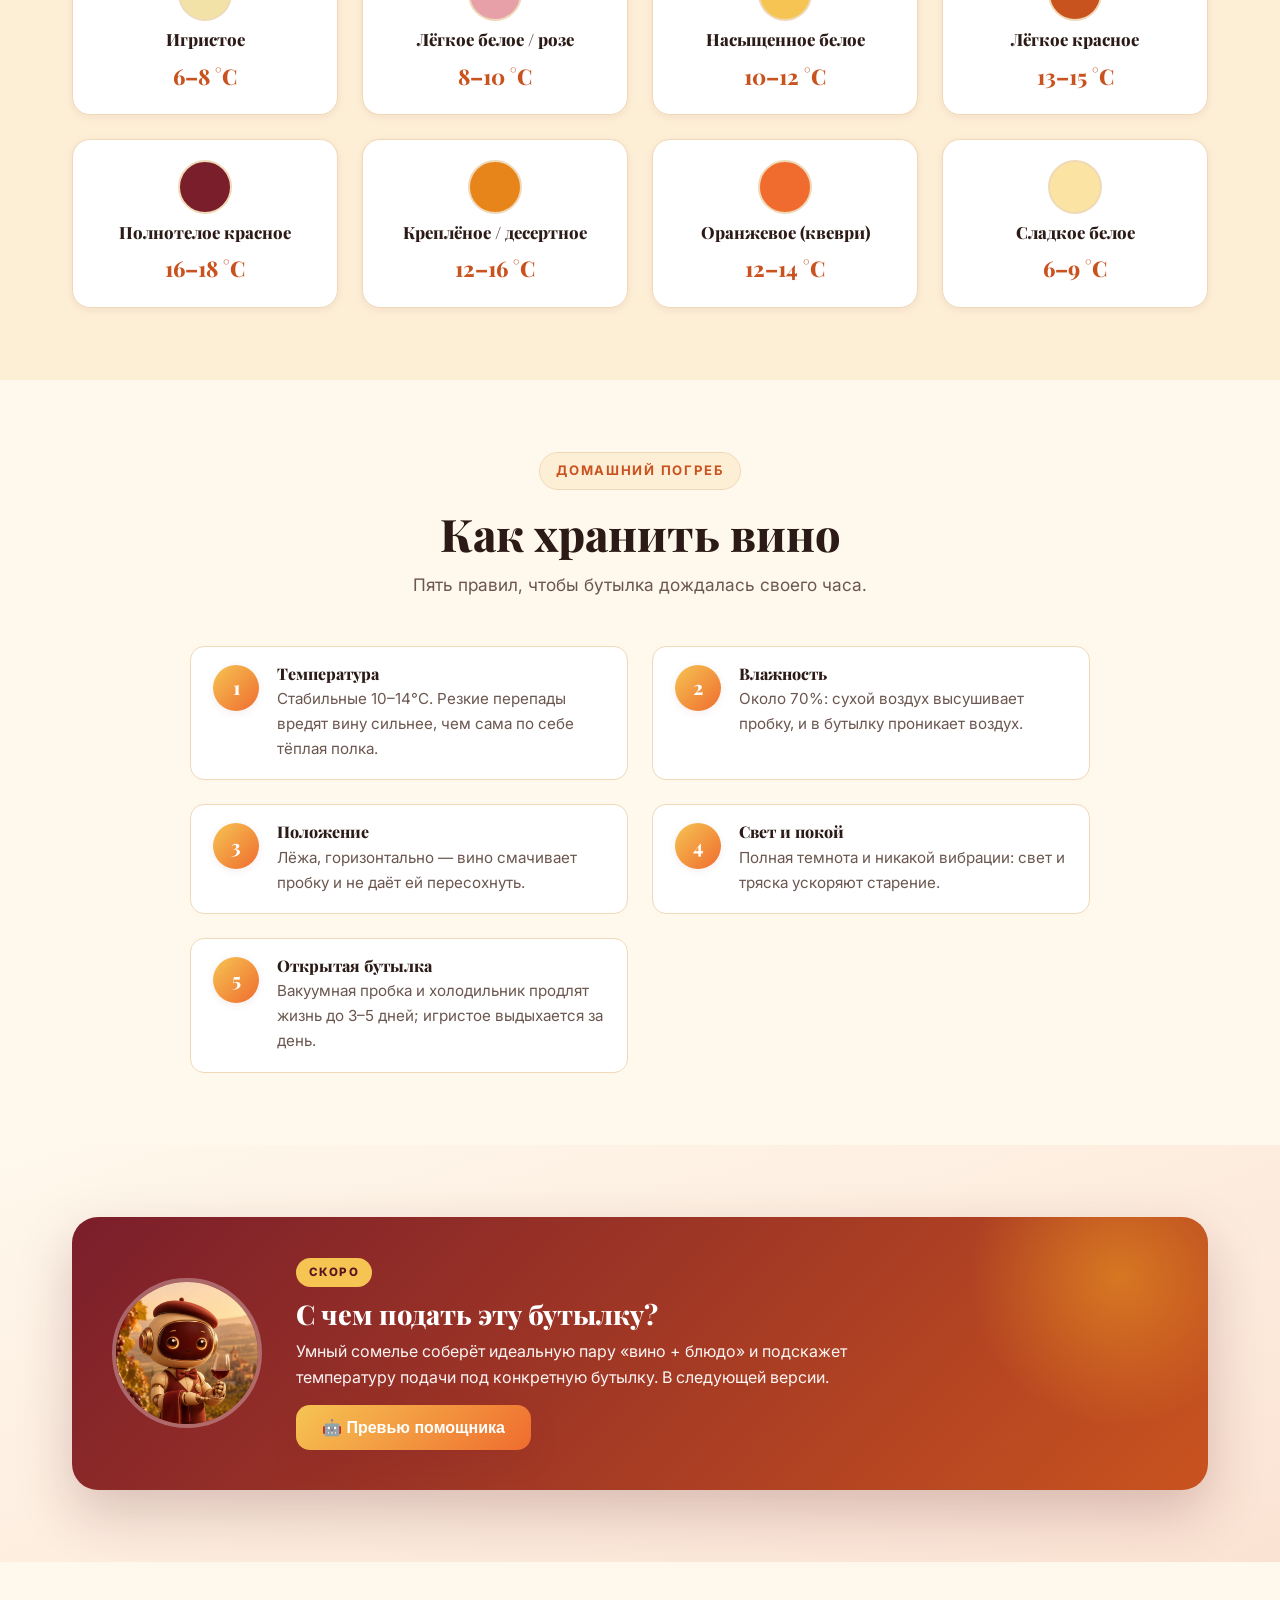
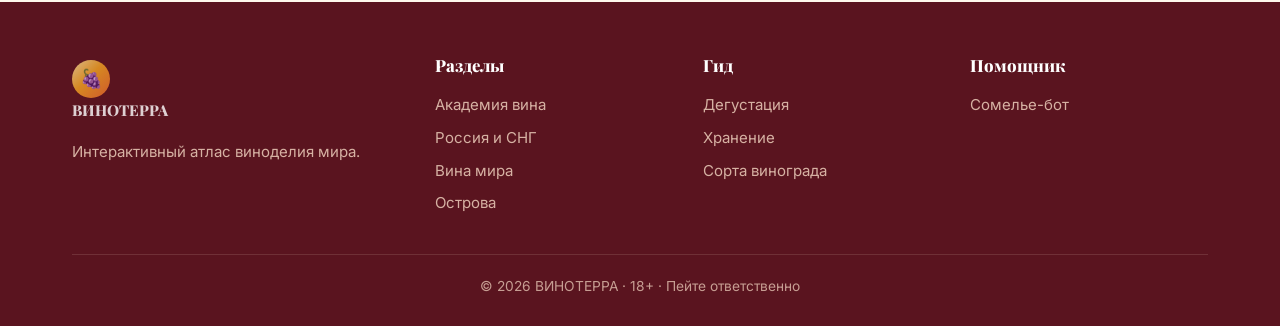
<file: tasting.html>
<!DOCTYPE html>
<html lang="ru">
<head>
<meta charset="UTF-8">
<meta name="viewport" content="width=device-width, initial-scale=1">
<title>Дегустация и хранение — ВИНОТЕРРА</title>
<meta name="description" content="Как правильно дегустировать вино, при какой температуре подавать и как хранить дома. Практические советы.">
<link rel="preconnect" href="https://fonts.googleapis.com">
<link href="https://fonts.googleapis.com/css2?family=Playfair+Display:wght@600;700;800;900&family=Inter:wght@400;500;600;700&display=swap" rel="stylesheet">
<script>document.documentElement.classList.add("js");</script>
<link rel="stylesheet" href="assets/css/style.css">
</head>
<body>
<header class="nav">
  <nav class="nav-inner">
    <a href="index.html" class="brand"><span class="logo">🍇</span> ВИНОТЕРРА</a>
    <button class="burger" aria-label="Меню"><span></span><span></span><span></span></button>
    <div class="nav-links">
      <a href="index.html">Главная</a>
      <a href="academy.html">Академия вина</a>
      <a href="russia.html">Россия и СНГ</a>
      <a href="world.html">Мир</a>
      <a href="islands.html">Острова</a>
      <a href="tasting.html" class="active">Дегустация</a>
      <a href="about.html">О проекте</a>
    </div>
  </nav>
</header>

<section class="page-hero">
  <img class="hero-bg" src="assets/img/tasting_hero.jpg" alt="Дегустация вина в погребе">
  <div class="wrap">
    <div class="crumbs"><a href="index.html">Главная</a> / Дегустация</div>
    <h1>Дегустация и хранение</h1>
    <p>Пять чувств, один бокал. Научитесь читать вино — и храните его так, чтобы каждая бутылка раскрылась полностью.</p>
  </div>
</section>

<!-- Шаги дегустации -->
<section class="section" id="taste">
  <div class="wrap">
    <div class="sec-head reveal"><span class="eyebrow">Ритуал</span><h2>Как дегустировать вино</h2><p>Не торопитесь — вино любит внимание.</p></div>
    <div class="grid g3" id="tasting-grid"></div>
  </div>
</section>

<!-- Температурный гид -->
<section class="section tint">
  <div class="wrap">
    <div class="sec-head reveal"><span class="eyebrow">🌡️ Температура подачи</span><h2>При скольки градусах подавать</h2><p>Слишком тёплое красное и ледяное белое — частая ошибка. Вот ориентиры.</p></div>
    <div class="grid g4" id="temp-grid"></div>
  </div>
</section>

<!-- Хранение -->
<section class="section" id="storage">
  <div class="wrap">
    <div class="sec-head reveal"><span class="eyebrow">Домашний погреб</span><h2>Как хранить вино</h2><p>Пять правил, чтобы бутылка дождалась своего часа.</p></div>
    <div class="grid g2" id="storage-grid" style="max-width:900px;margin:0 auto"></div>
  </div>
</section>

<section class="section tint-wine">
  <div class="wrap"><div class="assistant-band reveal">
    <img src="assets/img/assistant_bot.jpg" alt="Сомелье-бот">
    <div class="txt"><span class="badge-soon">Скоро</span><h3>С чем подать эту бутылку?</h3><p>Умный сомелье соберёт идеальную пару «вино + блюдо» и подскажет температуру подачи под конкретную бутылку. В следующей версии.</p><button class="btn btn-primary mt-s" data-open-assistant>🤖 Превью помощника</button></div>
  </div></div>
</section>

<footer class="footer">
  <div class="wrap">
    <div class="footer-grid">
      <div class="fcol"><a href="index.html" class="brand"><span class="logo">🍇</span> ВИНОТЕРРА</a><p style="margin-top:14px;opacity:.8;font-size:.94rem">Интерактивный атлас виноделия мира.</p></div>
      <div class="fcol"><h4>Разделы</h4><a href="academy.html">Академия вина</a><a href="russia.html">Россия и СНГ</a><a href="world.html">Вина мира</a><a href="islands.html">Острова</a></div>
      <div class="fcol"><h4>Гид</h4><a href="#taste">Дегустация</a><a href="#storage">Хранение</a><a href="academy.html#grapes">Сорта винограда</a></div>
      <div class="fcol"><h4>Помощник</h4><a href="#" data-open-assistant>Сомелье-бот</a></div>
    </div>
    <div class="footer-bottom">© 2026 ВИНОТЕРРА · 18+ · Пейте ответственно</div>
  </div>
</footer>

<script src="data/wine-data.js"></script>
<script src="assets/js/main.js"></script>
<script>
(function(){
  var A=(window.WINE&&WINE.academy)||{}, esc=VT.esc;
  var emo=["👁️","🌀","👃","👅","🌡️","🥂","🍇","✨"];
  (A.tasting||[]).forEach(function(t,i){
    var d=VT.el("div","card reveal","<div class='card-body'><div style='font-size:2rem'>"+(emo[i]||"🍷")+"</div><h3>"+esc(t.title)+"</h3><p>"+esc(t.text)+"</p></div>");
    document.getElementById("tasting-grid").appendChild(d);
  });
  // температурный гид (статично — наглядно)
  var temps=[
    {n:"Игристое",t:"6–8 °C",c:"#f2e2a8"},
    {n:"Лёгкое белое / розе",t:"8–10 °C",c:"#e8a0a8"},
    {n:"Насыщенное белое",t:"10–12 °C",c:"#f6c453"},
    {n:"Лёгкое красное",t:"13–15 °C",c:"#c9531f"},
    {n:"Полнотелое красное",t:"16–18 °C",c:"#7b1e2b"},
    {n:"Креплёное / десертное",t:"12–16 °C",c:"#e8851a"},
    {n:"Оранжевое (квеври)",t:"12–14 °C",c:"#ef6c2e"},
    {n:"Сладкое белое",t:"6–9 °C",c:"#fbe3a3"}
  ];
  temps.forEach(function(x){
    var d=VT.el("div","card reveal");
    d.innerHTML="<div class='card-body' style='align-items:center;text-align:center'><div style='width:54px;height:54px;border-radius:50%;background:"+x.c+";border:2px solid var(--line)'></div><h3 style='font-size:1.05rem'>"+esc(x.n)+"</h3><p style='font-family:var(--serif);font-weight:800;font-size:1.35rem;color:var(--terracotta)'>"+esc(x.t)+"</p></div>";
    document.getElementById("temp-grid").appendChild(d);
  });
  (A.storage||[]).forEach(function(s,i){
    var d=VT.el("div","step reveal","<div class='num'>"+(i+1)+"</div><div><h4>"+esc(s.title)+"</h4><p>"+esc(s.text)+"</p></div>");
    document.getElementById("storage-grid").appendChild(d);
  });
  VT.initReveal();
})();
</script>
</body>
</html>
</file>
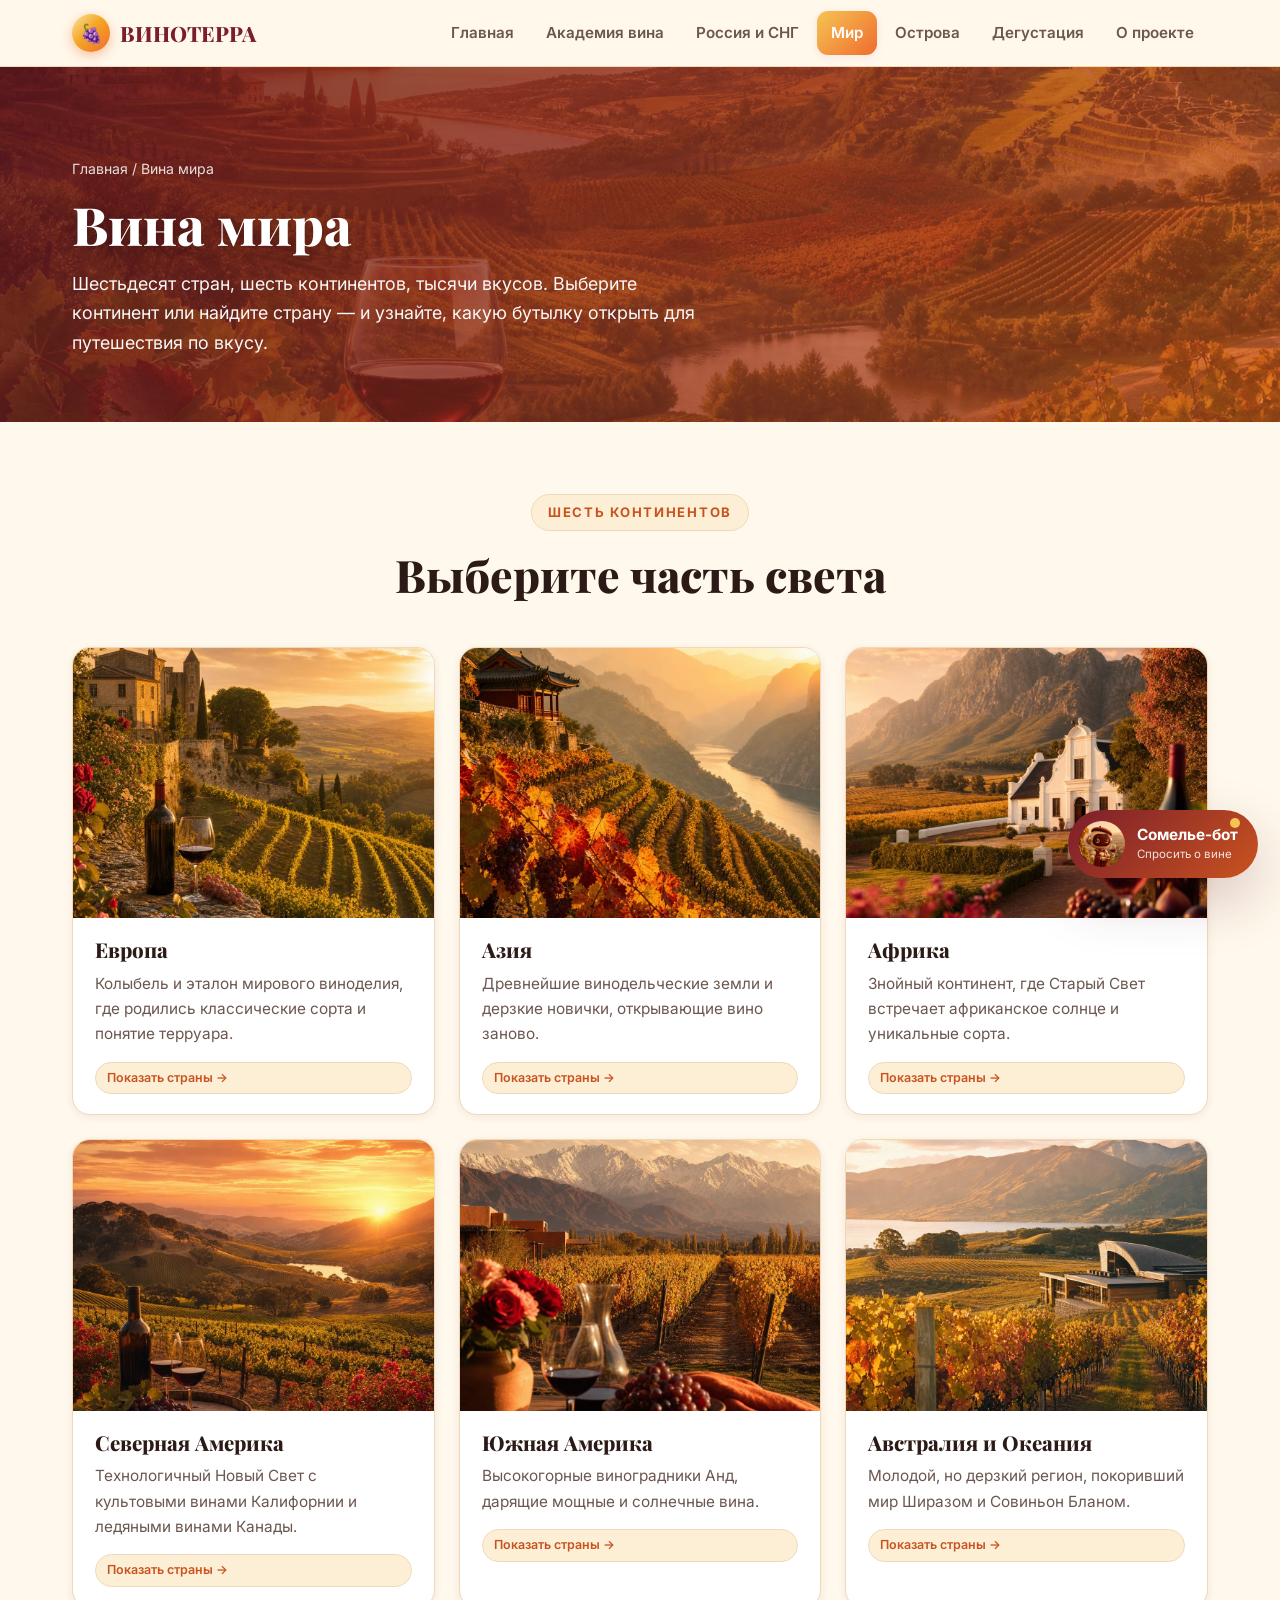
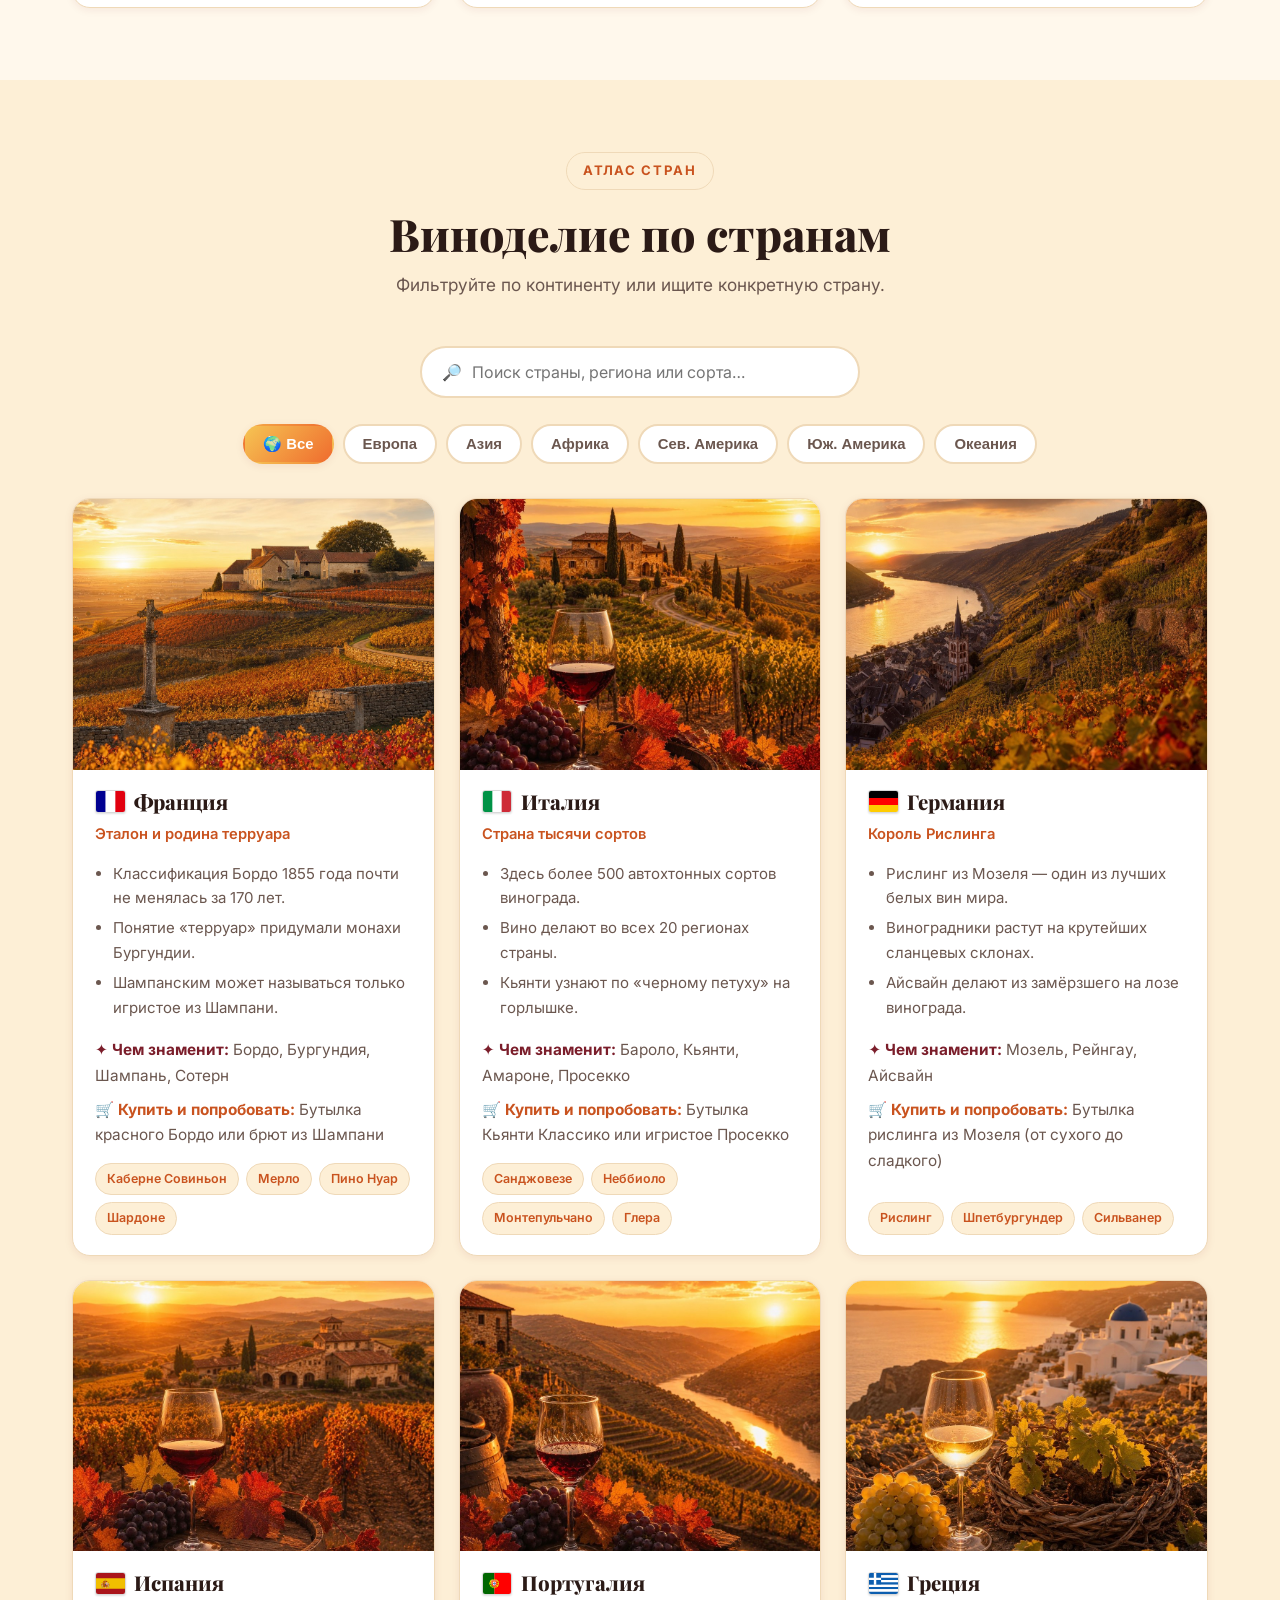
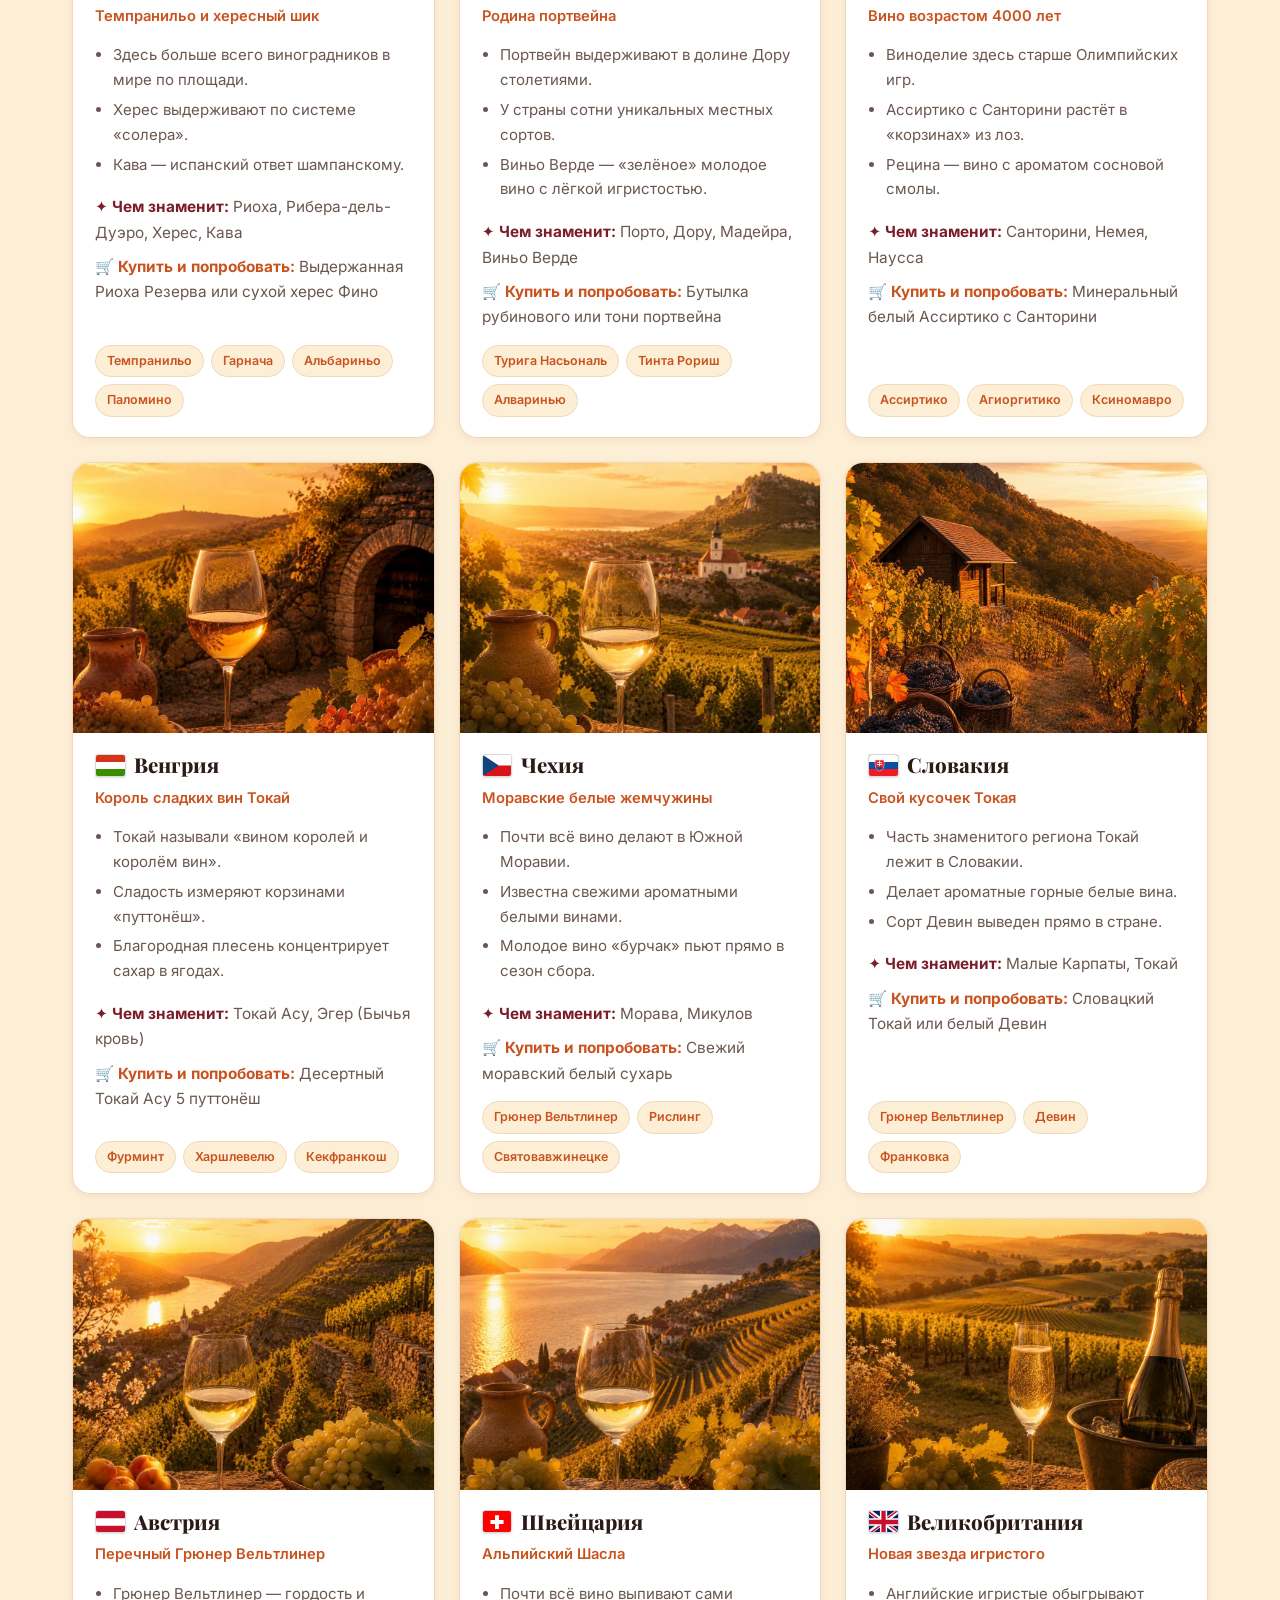
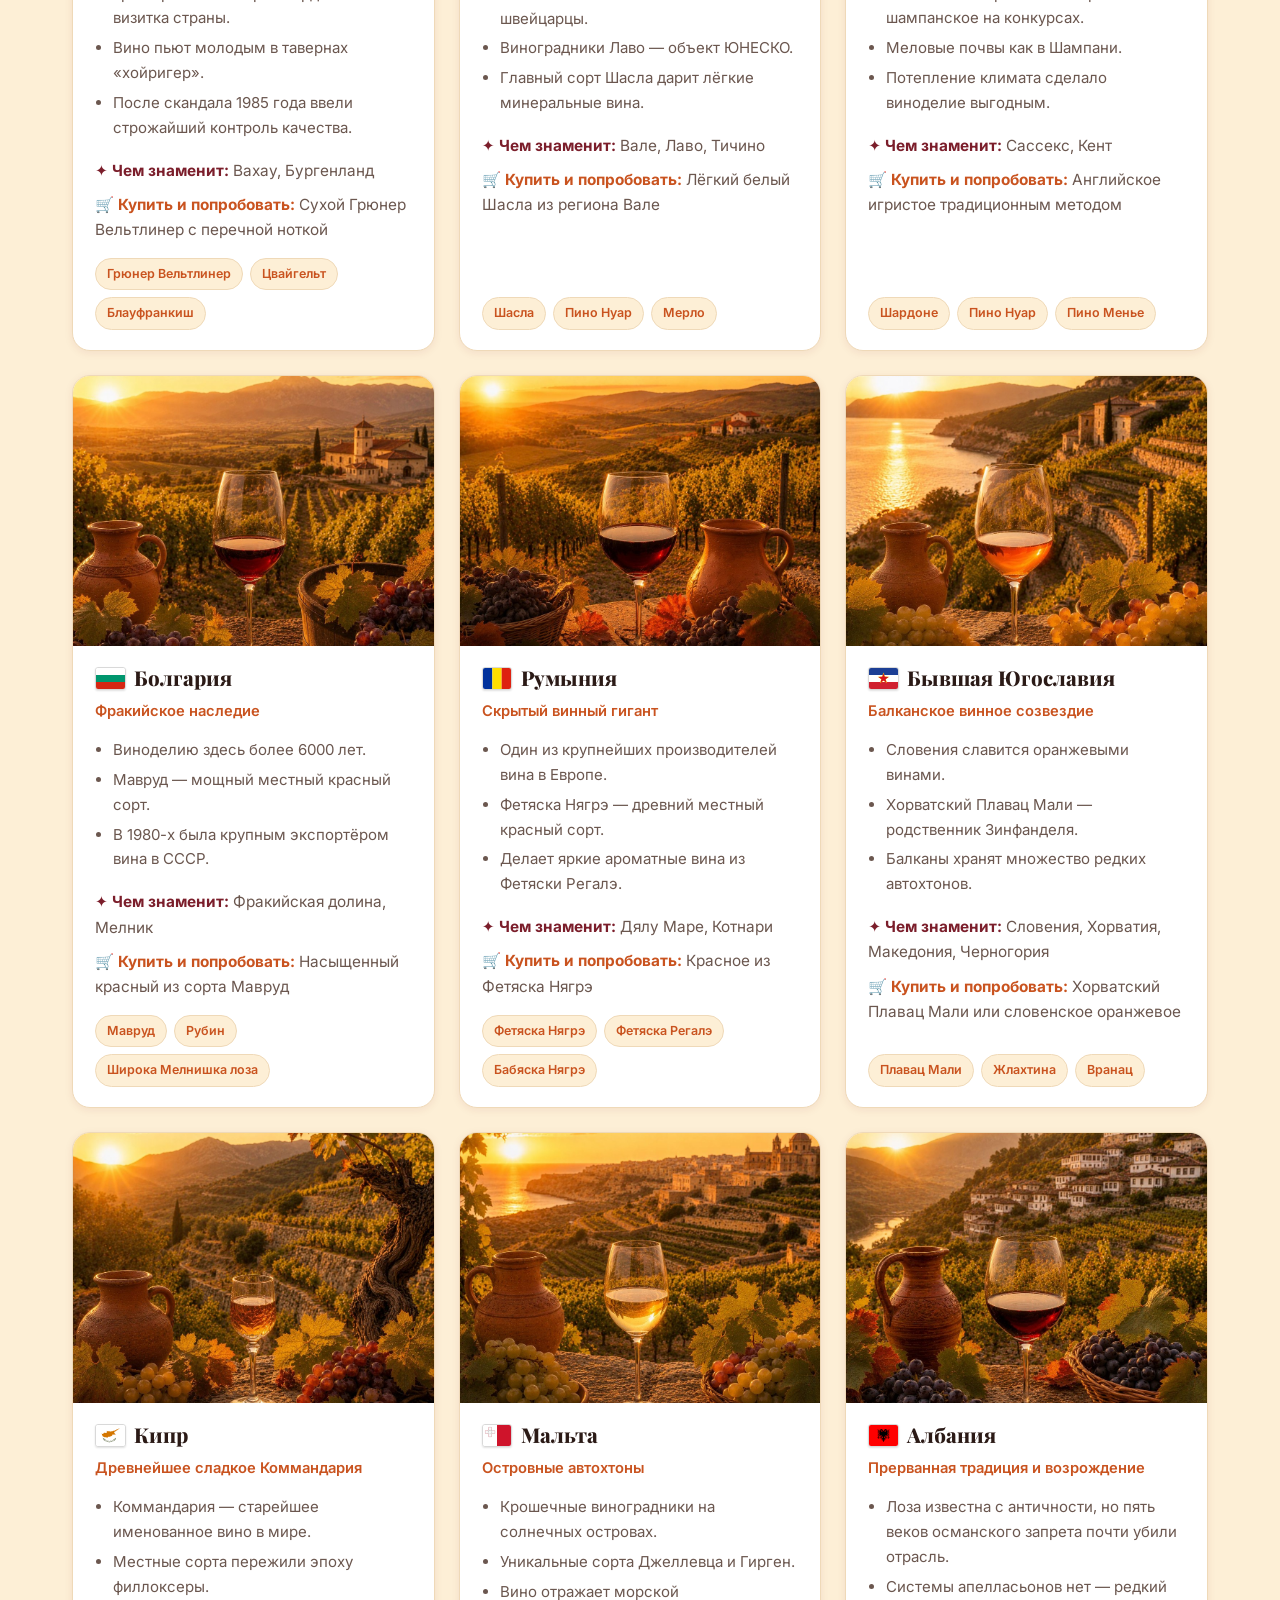
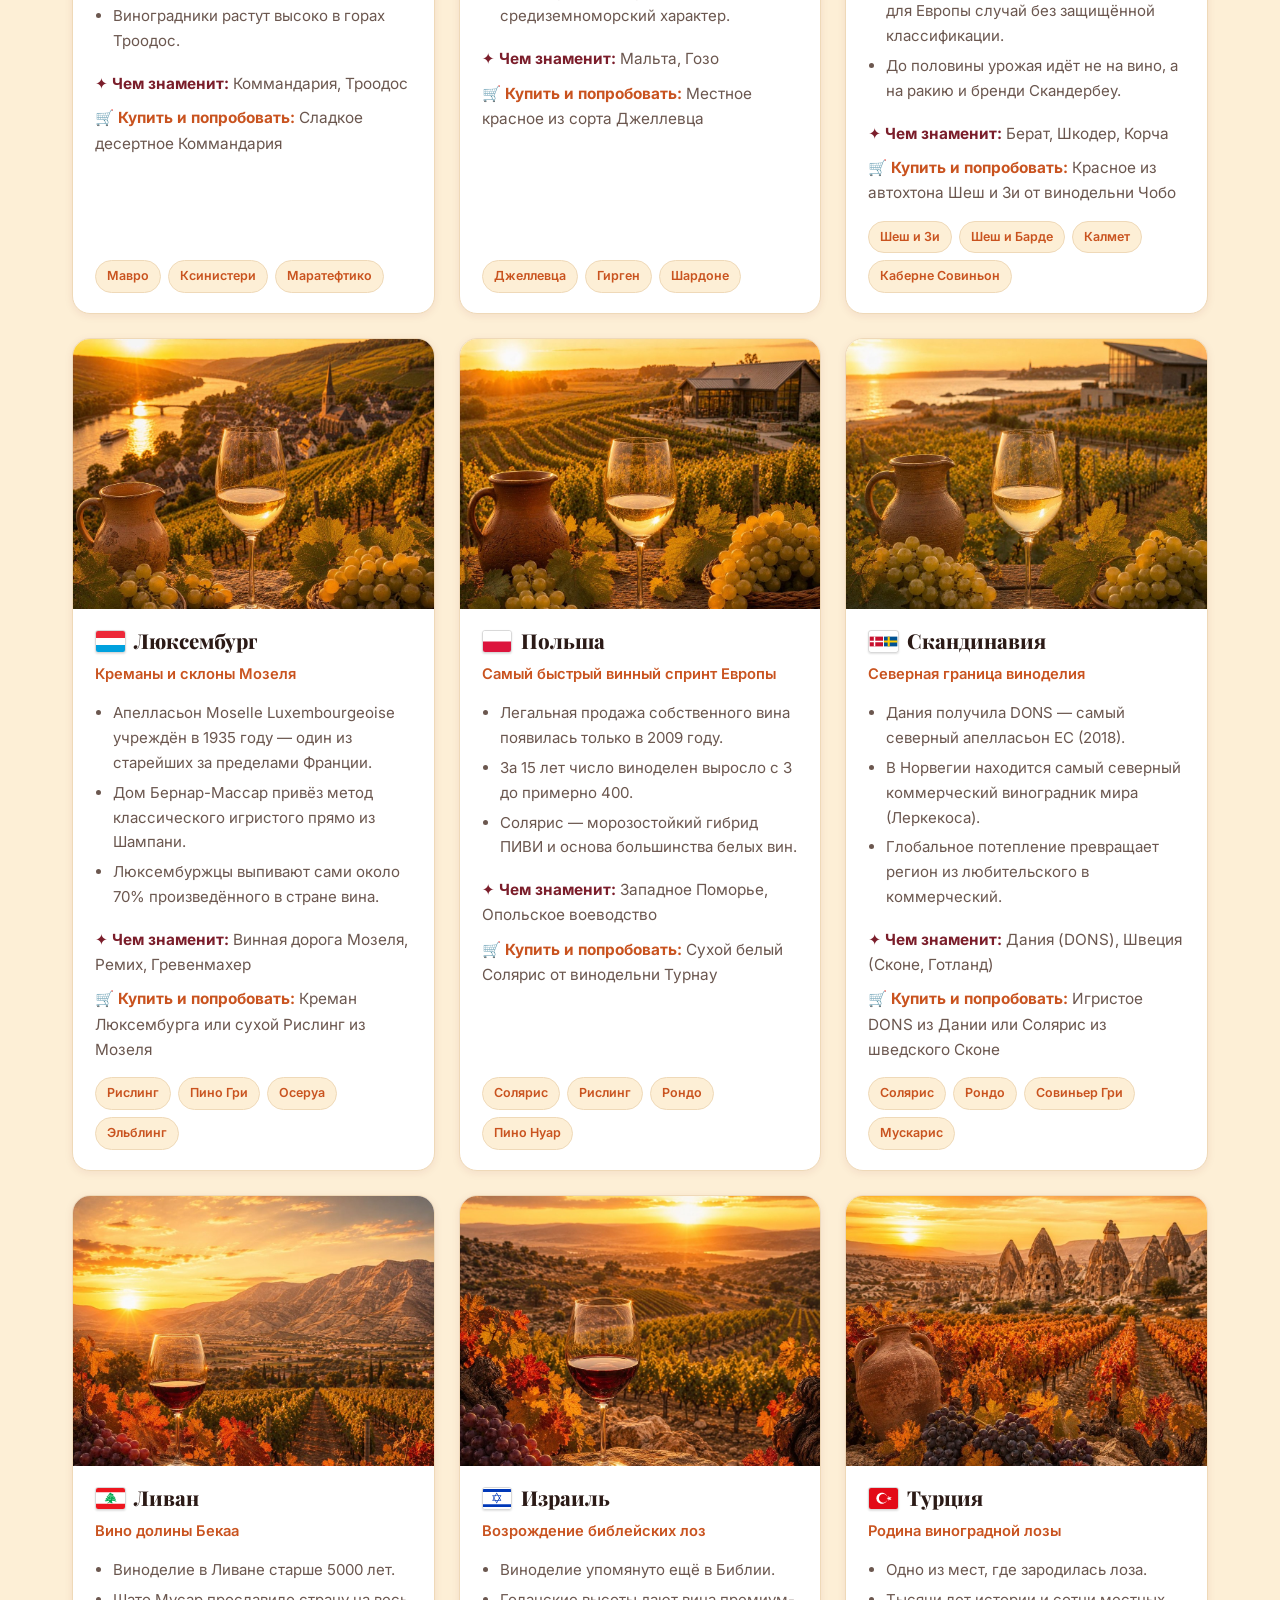
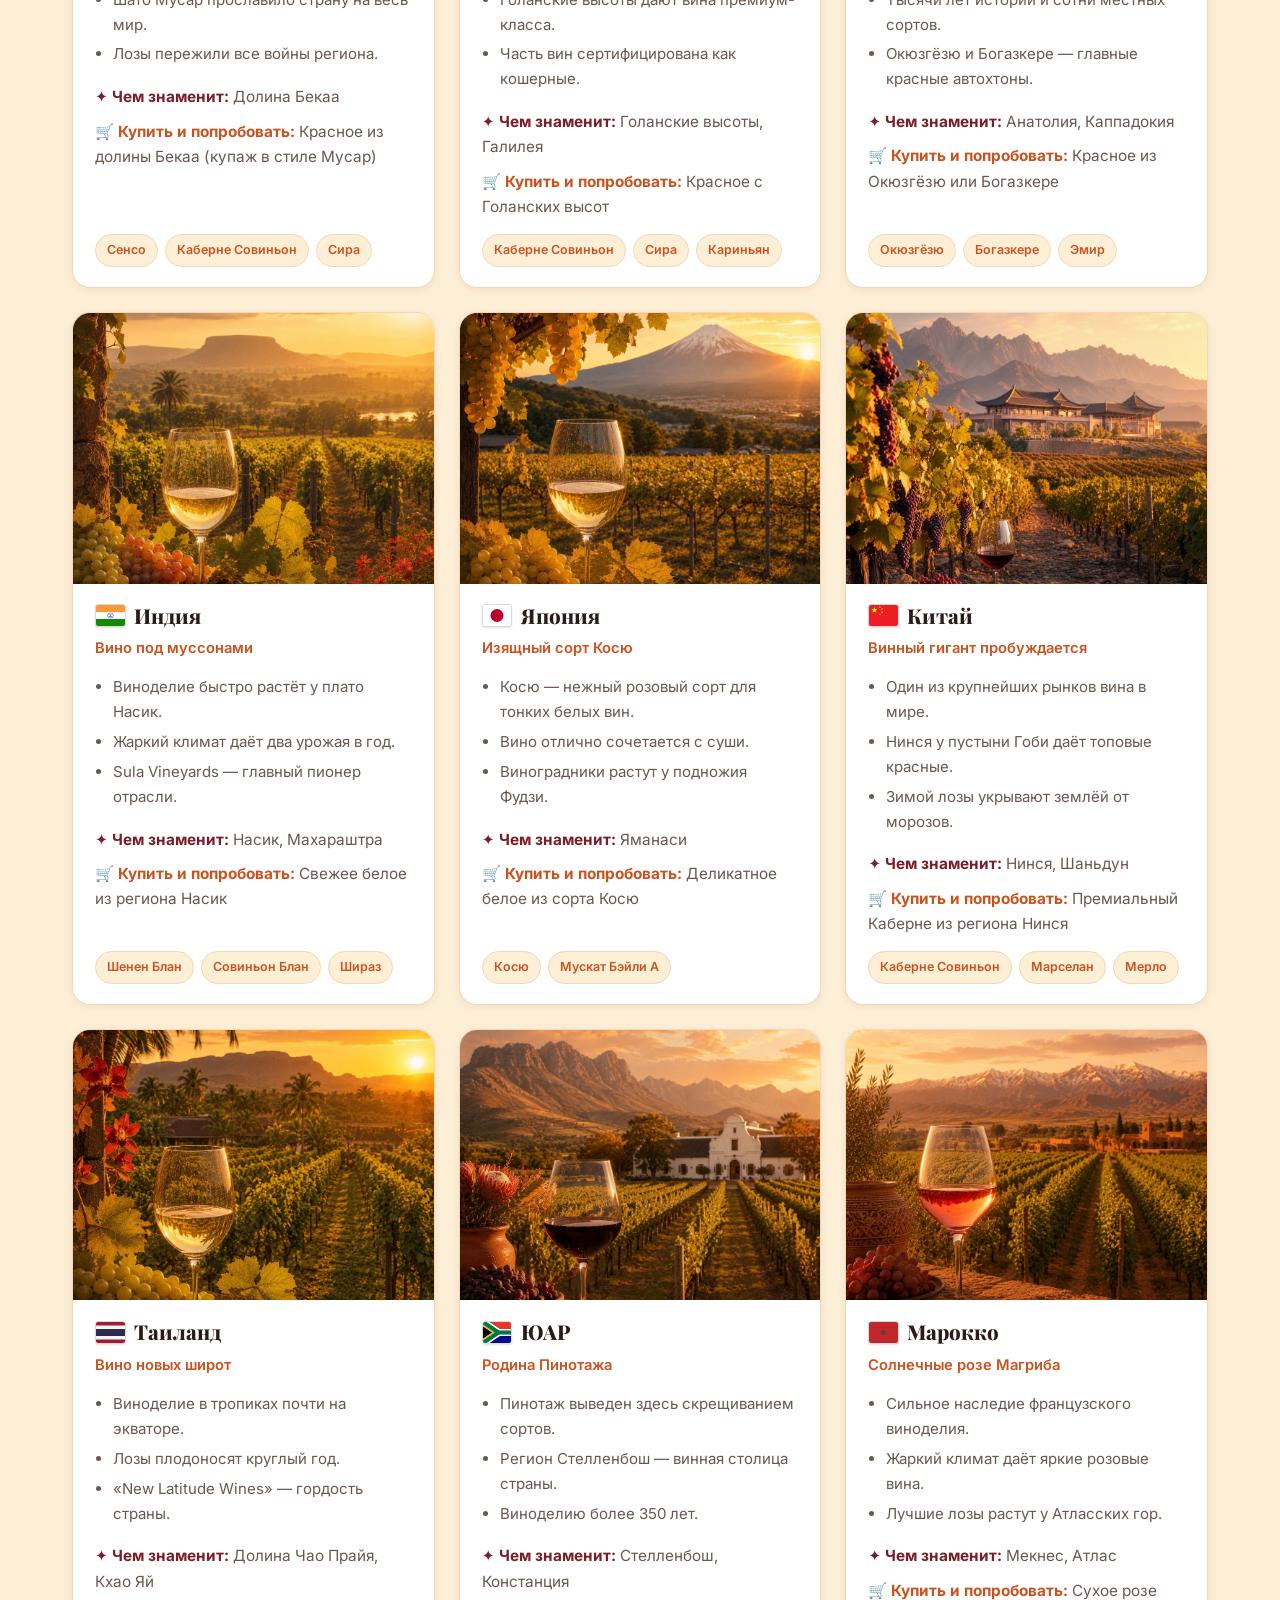
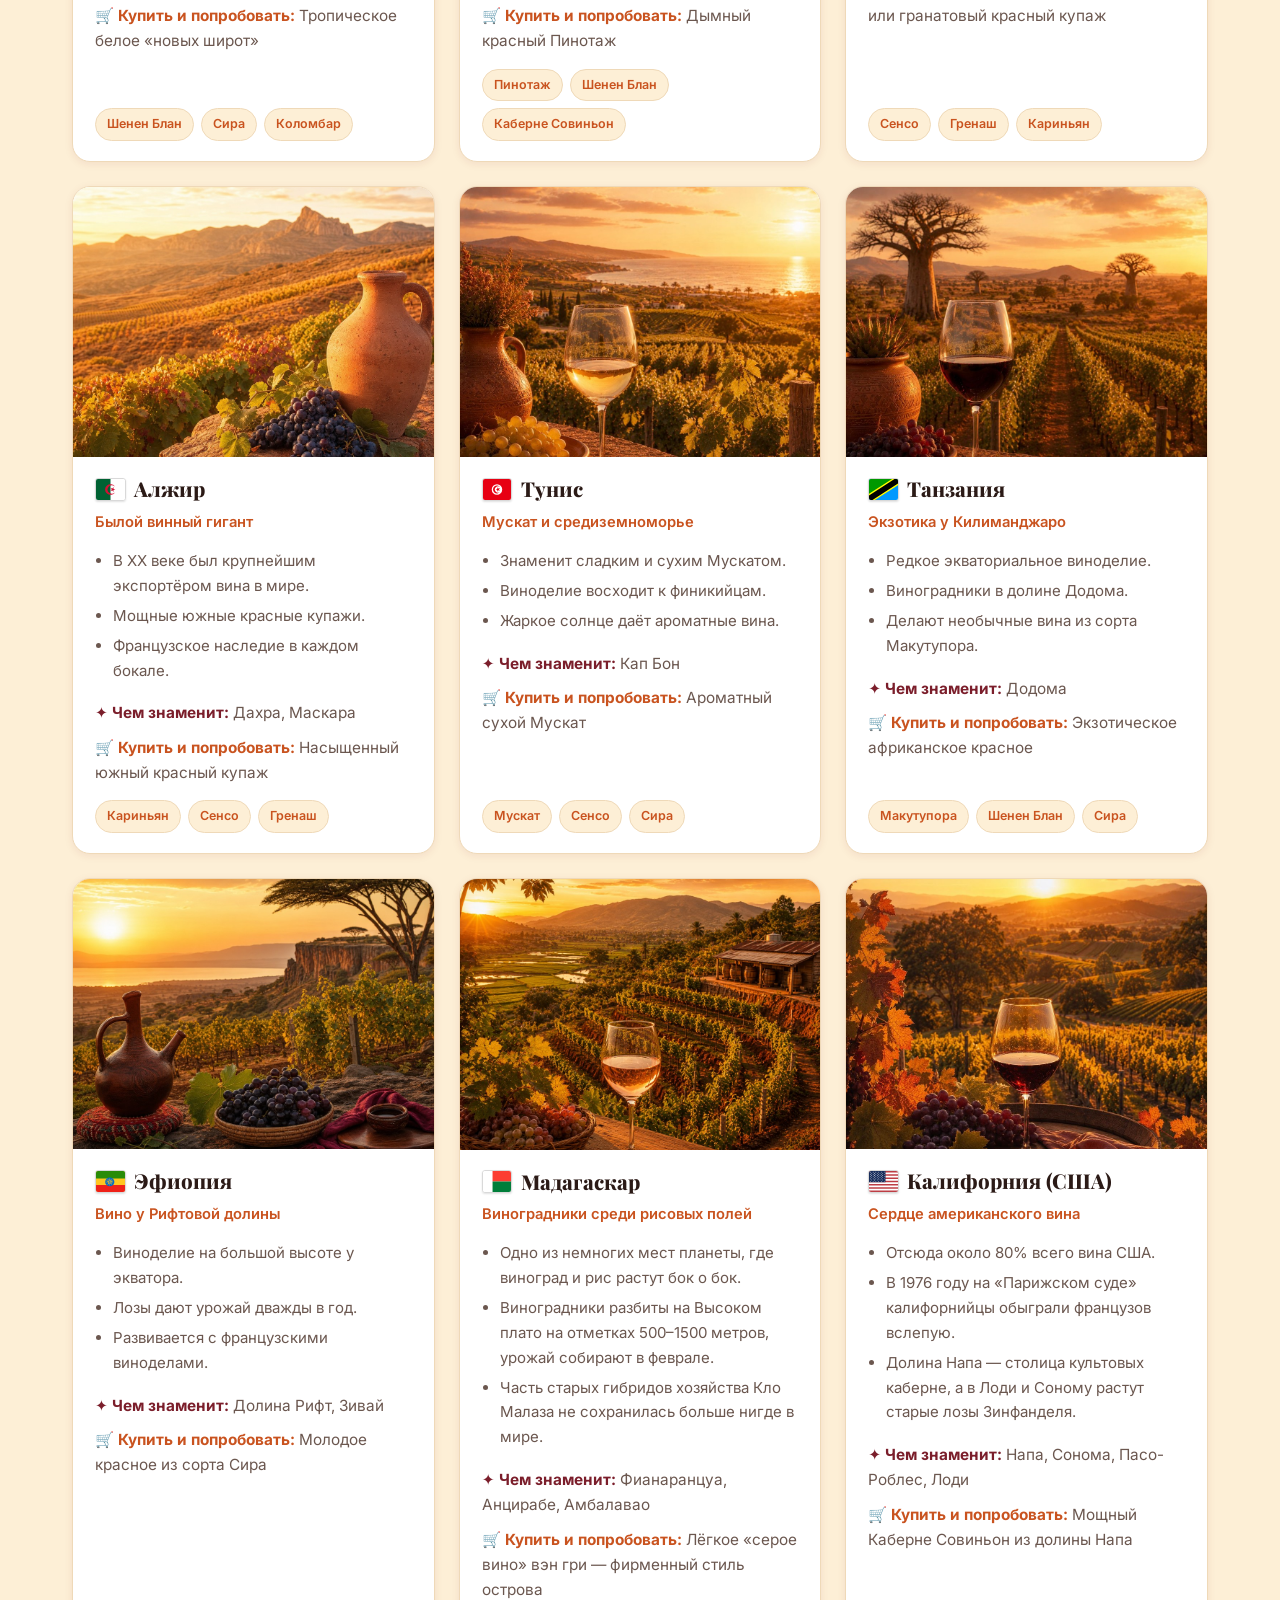
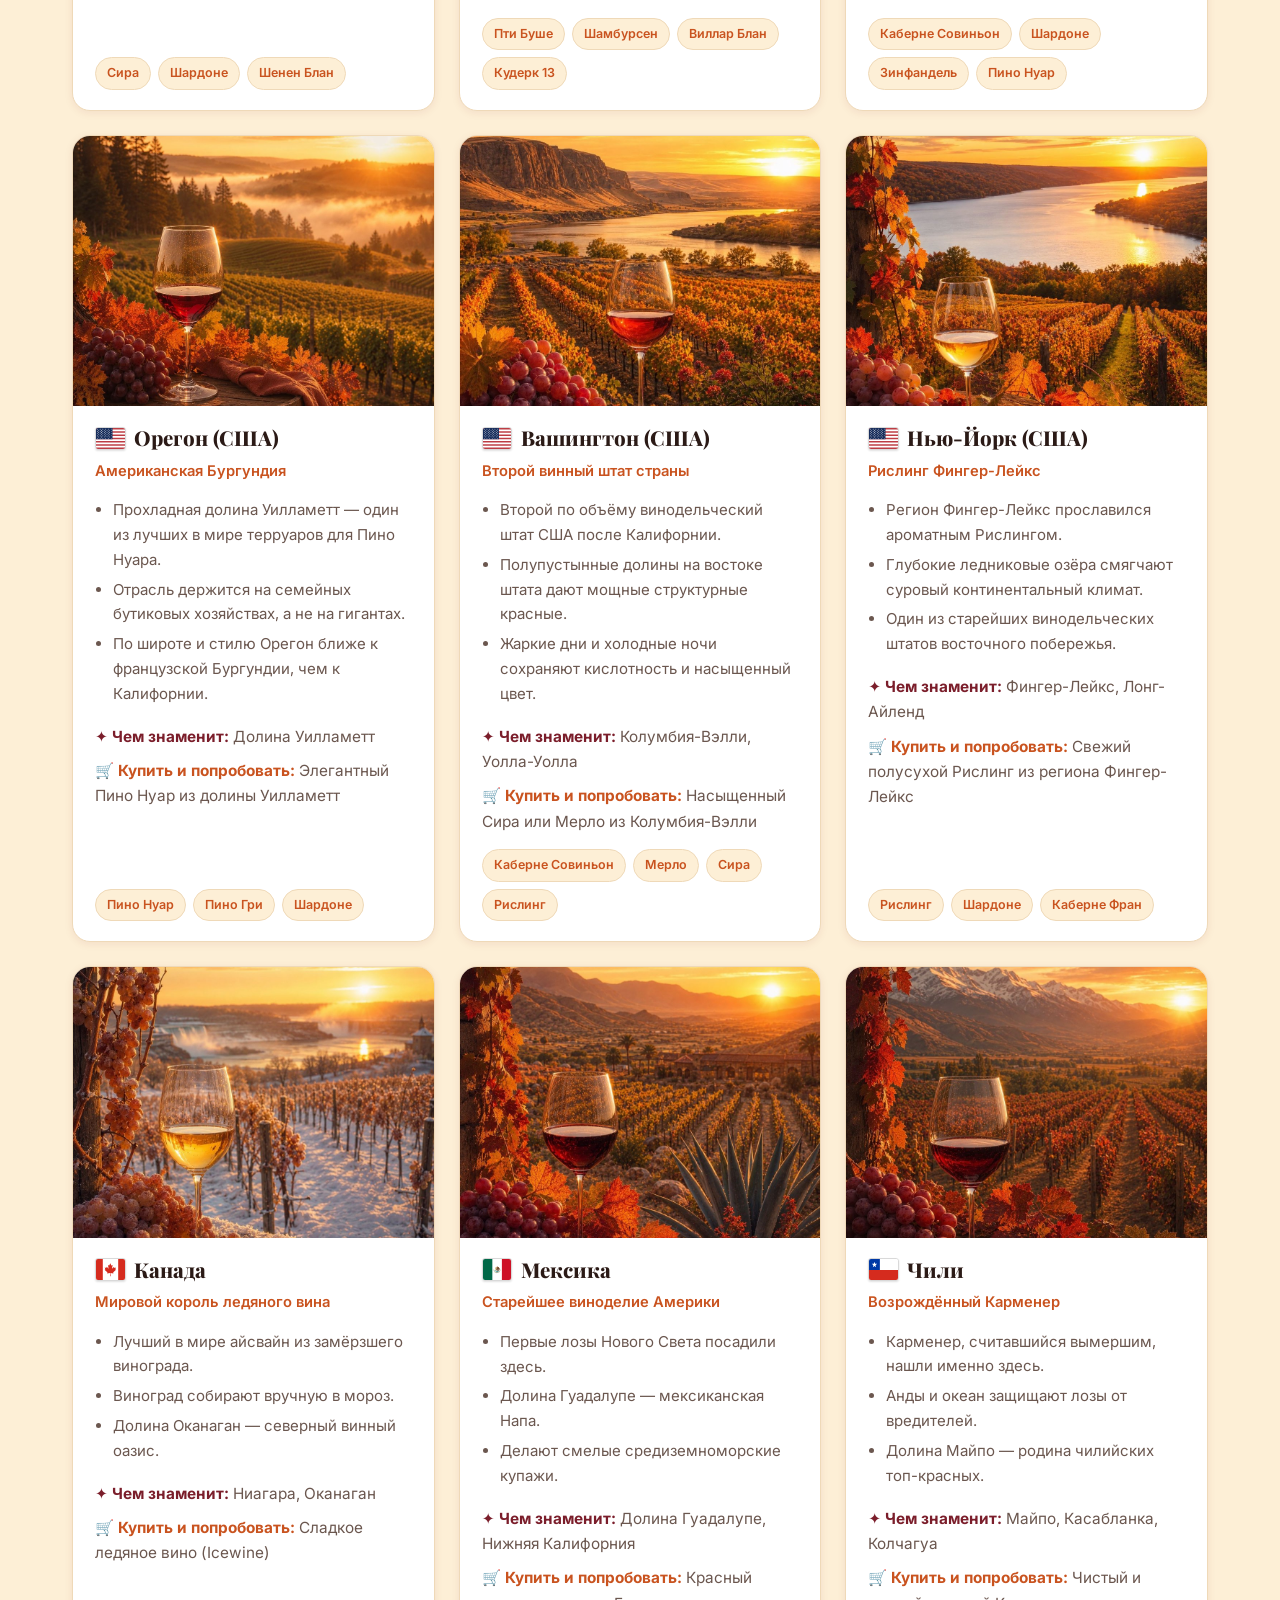
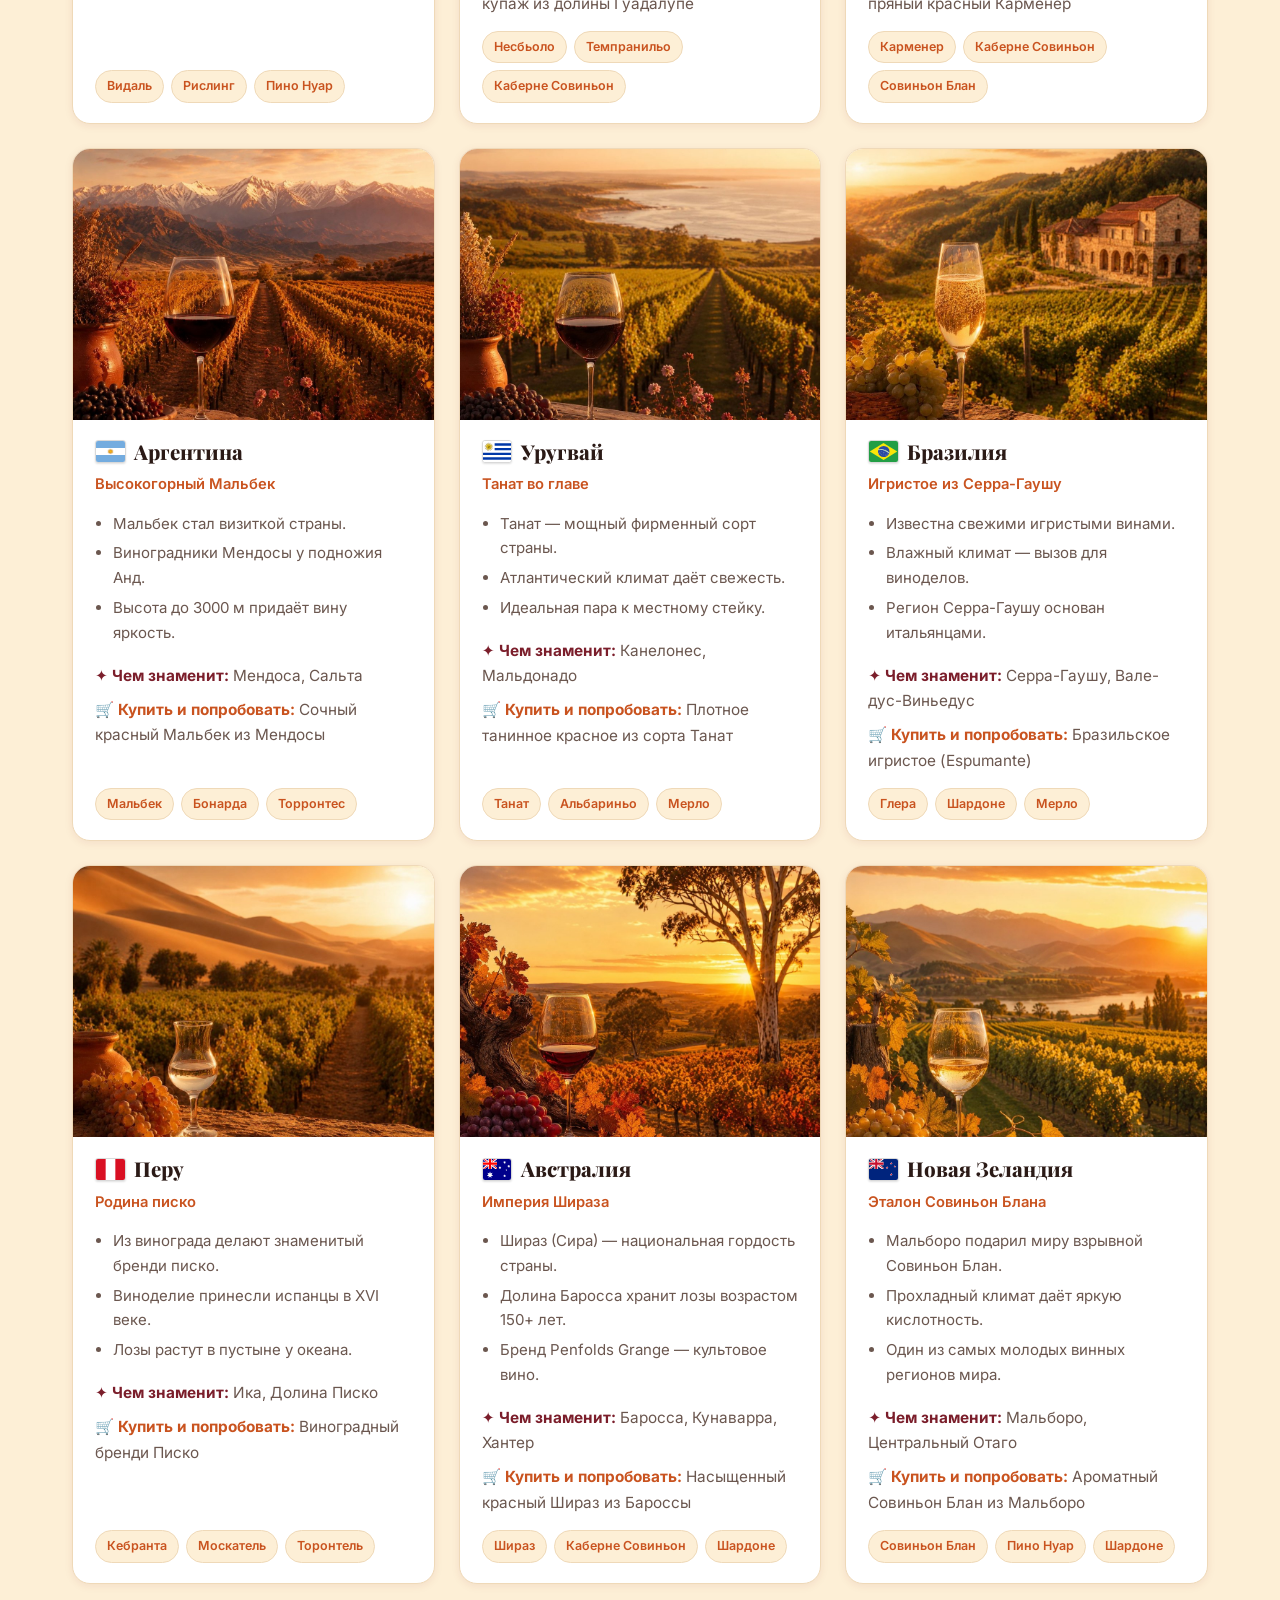
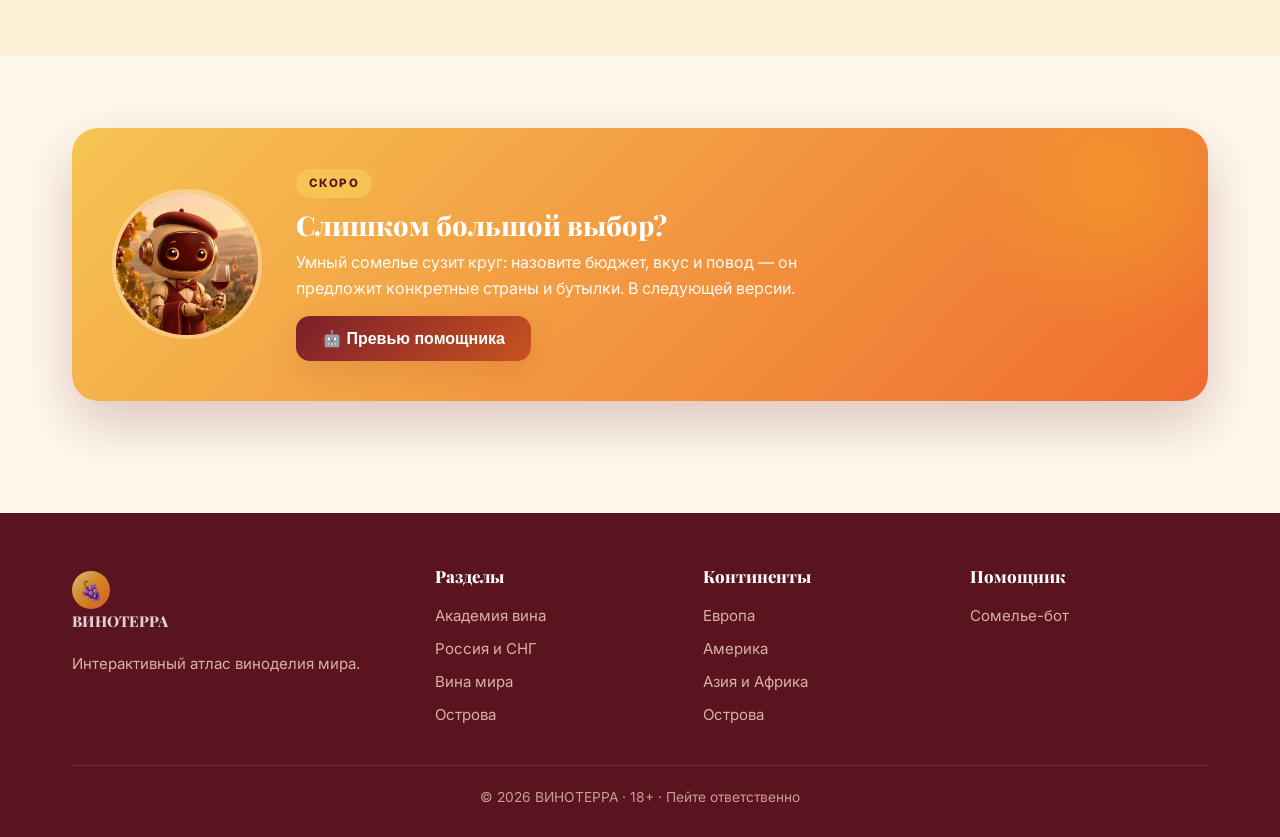
<file: world.html>
<!DOCTYPE html>
<html lang="ru">
<head>
<meta charset="UTF-8">
<meta name="viewport" content="width=device-width, initial-scale=1">
<title>Вина мира — ВИНОТЕРРА</title>
<meta name="description" content="Виноделие 60 стран на шести континентах: Европа, Азия, Африка, Северная и Южная Америка, Австралия и Океания. Что купить и попробовать.">
<link rel="preconnect" href="https://fonts.googleapis.com">
<link href="https://fonts.googleapis.com/css2?family=Playfair+Display:wght@600;700;800;900&family=Inter:wght@400;500;600;700&display=swap" rel="stylesheet">
<script>document.documentElement.classList.add("js");</script>
<link rel="stylesheet" href="assets/css/style.css">
</head>
<body>
<header class="nav">
  <nav class="nav-inner">
    <a href="index.html" class="brand"><span class="logo">🍇</span> ВИНОТЕРРА</a>
    <button class="burger" aria-label="Меню"><span></span><span></span><span></span></button>
    <div class="nav-links">
      <a href="index.html">Главная</a>
      <a href="academy.html">Академия вина</a>
      <a href="russia.html">Россия и СНГ</a>
      <a href="world.html" class="active">Мир</a>
      <a href="islands.html">Острова</a>
      <a href="tasting.html">Дегустация</a>
      <a href="about.html">О проекте</a>
    </div>
  </nav>
</header>

<section class="page-hero">
  <img class="hero-bg" src="assets/img/world_hero.jpg" alt="Виноградники мира">
  <div class="wrap">
    <div class="crumbs"><a href="index.html">Главная</a> / Вина мира</div>
    <h1>Вина мира</h1>
    <p>Шестьдесят стран, шесть континентов, тысячи вкусов. Выберите континент или найдите страну — и узнайте, какую бутылку открыть для путешествия по вкусу.</p>
  </div>
</section>

<!-- Континенты -->
<section class="section">
  <div class="wrap">
    <div class="sec-head reveal"><span class="eyebrow">Шесть континентов</span><h2>Выберите часть света</h2></div>
    <div class="grid g3" id="cont-grid"></div>
  </div>
</section>

<!-- Страны -->
<section class="section tint" id="countries">
  <div class="wrap">
    <div class="sec-head reveal"><span class="eyebrow">Атлас стран</span><h2>Виноделие по странам</h2><p>Фильтруйте по континенту или ищите конкретную страну.</p></div>
    <div class="searchbox"><span>🔎</span><input id="w-search" placeholder="Поиск страны, региона или сорта…"></div>
    <div class="filterbar" id="w-filter">
      <button class="filter-btn active" data-cont="all">🌍 Все</button>
      <button class="filter-btn" data-cont="europe">Европа</button>
      <button class="filter-btn" data-cont="asia">Азия</button>
      <button class="filter-btn" data-cont="africa">Африка</button>
      <button class="filter-btn" data-cont="namerica">Сев. Америка</button>
      <button class="filter-btn" data-cont="samerica">Юж. Америка</button>
      <button class="filter-btn" data-cont="oceania">Океания</button>
    </div>
    <div class="grid g3" id="w-grid"></div>
    <div class="empty" id="w-empty">Ничего не найдено — попробуйте другой запрос.</div>
  </div>
</section>

<section class="section">
  <div class="wrap"><div class="assistant-band reveal" style="background:var(--grad-warm)">
    <img src="assets/img/assistant_bot.jpg" alt="Сомелье-бот">
    <div class="txt"><span class="badge-soon">Скоро</span><h3>Слишком большой выбор?</h3><p>Умный сомелье сузит круг: назовите бюджет, вкус и повод — он предложит конкретные страны и бутылки. В следующей версии.</p><button class="btn btn-wine mt-s" data-open-assistant>🤖 Превью помощника</button></div>
  </div></div>
</section>

<footer class="footer">
  <div class="wrap">
    <div class="footer-grid">
      <div class="fcol"><a href="index.html" class="brand"><span class="logo">🍇</span> ВИНОТЕРРА</a><p style="margin-top:14px;opacity:.8;font-size:.94rem">Интерактивный атлас виноделия мира.</p></div>
      <div class="fcol"><h4>Разделы</h4><a href="academy.html">Академия вина</a><a href="russia.html">Россия и СНГ</a><a href="world.html">Вина мира</a><a href="islands.html">Острова</a></div>
      <div class="fcol"><h4>Континенты</h4><a href="#countries">Европа</a><a href="#countries">Америка</a><a href="#countries">Азия и Африка</a><a href="islands.html">Острова</a></div>
      <div class="fcol"><h4>Помощник</h4><a href="#" data-open-assistant>Сомелье-бот</a></div>
    </div>
    <div class="footer-bottom">© 2026 ВИНОТЕРРА · 18+ · Пейте ответственно</div>
  </div>
</footer>

<script src="data/wine-data.js"></script>
<script src="assets/js/main.js"></script>
<script>
(function(){
  var Wd=(window.WINE&&WINE.world)||{}, esc=VT.esc;
  var imgMap={europe:"c_europe",asia:"c_asia",africa:"c_africa",namerica:"c_namerica",samerica:"c_samerica",oceania:"c_oceania"};
  // карточки континентов -> при клике активируют фильтр
  (Wd.continents||[]).forEach(function(c){
    var a=VT.el("a","card reveal"); a.href="#countries";
    a.innerHTML="<img class='card-img' loading='lazy' src='assets/img/"+(imgMap[c.id]||"c_europe")+".jpg' alt='"+esc(c.name)+"'><div class='card-body'><h3>"+esc(c.name)+"</h3><p>"+esc(c.blurb)+"</p><span class='chip' style='margin-top:6px'>Показать страны →</span></div>";
    a.addEventListener("click",function(){setCont(c.id);});
    document.getElementById("cont-grid").appendChild(a);
  });
  // страны
  VT.renderGrid({host:"w-grid",items:Wd.countries||[],searchId:"w-search",emptyId:"w-empty",filterBarId:"w-filter",imgBase:"assets/img/w_",flagBase:"assets/img/flags/"});
  // программное переключение фильтра по клику на континент
  window.setCont=function(id){
    var bar=document.getElementById("w-filter");
    bar.querySelectorAll(".filter-btn").forEach(function(b){
      var on=b.getAttribute("data-cont")===id; b.classList.toggle("active",on); if(on)b.click();
    });
  };
  VT.initReveal();
})();
</script>
</body>
</html>
</file>
<file: assets/css/style.css>
/* ===========================================================
   ВИНОТЕРРА — дизайн-система
   Палитра: жёлто-оранжевая + цвета вина (белое/розе/красное)
   =========================================================== */
:root{
  --amber:#f5a623;
  --amber-deep:#e8851a;
  --honey:#f6c453;
  --gold-soft:#fbe3a3;
  --orange:#ef6c2e;
  --terracotta:#c9531f;

  --red:#7b1e2b;
  --red-deep:#5a141f;
  --rose:#e8a0a8;
  --rose-deep:#d97a86;
  --white-wine:#f2e2a8;

  --ink:#2b1a16;
  --ink-soft:#6b574f;
  --cream:#fff8ec;
  --cream-2:#fdefd6;
  --paper:#ffffff;
  --line:#efd9b8;

  --shadow-sm:0 2px 8px rgba(123,30,43,.08);
  --shadow:0 10px 30px rgba(123,30,43,.12);
  --shadow-lg:0 22px 55px rgba(91,20,31,.22);

  --radius:18px;
  --radius-lg:26px;
  --maxw:1180px;
  --grad-warm:linear-gradient(135deg,var(--honey),var(--orange));
  --grad-wine:linear-gradient(135deg,var(--red),var(--terracotta));
  --grad-sun:linear-gradient(135deg,#fbe3a3,#f5a623 45%,#ef6c2e);
  --font:"Inter","Segoe UI",system-ui,-apple-system,sans-serif;
  --serif:"Playfair Display","Georgia",serif;
}

*{box-sizing:border-box;margin:0;padding:0}
html{scroll-behavior:smooth}
body{font-family:var(--font);color:var(--ink);background:var(--cream);line-height:1.65;-webkit-font-smoothing:antialiased;overflow-x:hidden}
img{max-width:100%;display:block}
a{color:inherit;text-decoration:none}
h1,h2,h3,h4{font-family:var(--serif);line-height:1.15;font-weight:800;color:var(--ink)}
.serif{font-family:var(--serif)}
.wrap{max-width:var(--maxw);margin:0 auto;padding:0 22px}
.section{padding:72px 0}
.section-sm{padding:46px 0}

/* ---------- Шапка ---------- */
.nav{position:sticky;top:0;z-index:90;background:rgba(255,248,236,.85);backdrop-filter:blur(12px);border-bottom:1px solid var(--line)}
.nav-inner{display:flex;align-items:center;gap:18px;height:66px;max-width:var(--maxw);margin:0 auto;padding:0 22px}
.brand{display:flex;align-items:center;gap:10px;font-family:var(--serif);font-weight:800;font-size:1.32rem;color:var(--red)}
.brand .logo{width:38px;height:38px;border-radius:50%;background:var(--grad-sun);display:grid;place-items:center;font-size:1.15rem;box-shadow:0 4px 12px rgba(239,108,46,.4)}
.nav-links{display:flex;gap:4px;margin-left:auto;align-items:center}
.nav-links a{padding:9px 14px;border-radius:11px;font-weight:600;font-size:.95rem;color:var(--ink-soft);transition:.2s}
.nav-links a:hover{background:var(--cream-2);color:var(--red)}
.nav-links a.active{background:var(--grad-warm);color:#fff;box-shadow:var(--shadow-sm)}
.burger{display:none;margin-left:auto;background:none;border:0;cursor:pointer;width:44px;height:44px;border-radius:11px}
.burger span{display:block;width:23px;height:2.5px;background:var(--red);margin:5px auto;border-radius:2px;transition:.3s}

/* ---------- Кнопки ---------- */
.btn{display:inline-flex;align-items:center;gap:9px;padding:13px 26px;border-radius:14px;font-weight:700;font-size:1rem;cursor:pointer;border:0;transition:transform .18s,box-shadow .18s}
.btn-primary{background:var(--grad-warm);color:#fff;box-shadow:var(--shadow)}
.btn-primary:hover{transform:translateY(-3px);box-shadow:var(--shadow-lg)}
.btn-wine{background:var(--grad-wine);color:#fff;box-shadow:var(--shadow)}
.btn-wine:hover{transform:translateY(-3px)}
.btn-ghost{background:rgba(255,255,255,.9);color:var(--red);border:2px solid var(--line)}
.btn-ghost:hover{border-color:var(--amber);transform:translateY(-3px)}

/* ---------- Hero ---------- */
.hero{position:relative;min-height:78vh;display:flex;align-items:center;color:#fff;overflow:hidden}
.hero::before{content:"";position:absolute;inset:0;background:linear-gradient(105deg,rgba(91,20,31,.78),rgba(201,83,31,.4) 55%,rgba(245,166,35,.15));z-index:1}
.hero-bg{position:absolute;inset:0;width:100%;height:100%;object-fit:cover;z-index:0}
.hero-content{position:relative;z-index:2;max-width:760px}
.hero h1{font-size:clamp(2.3rem,5.5vw,4.2rem);color:#fff;text-shadow:0 3px 24px rgba(0,0,0,.4)}
.hero p.lead{font-size:clamp(1.05rem,2vw,1.35rem);margin:20px 0 30px;color:#fff;opacity:.96;max-width:620px;text-shadow:0 2px 12px rgba(0,0,0,.3)}
.hero-actions{display:flex;gap:14px;flex-wrap:wrap}
.eyebrow{display:inline-block;padding:7px 16px;border-radius:30px;background:rgba(255,255,255,.18);border:1px solid rgba(255,255,255,.35);backdrop-filter:blur(6px);font-weight:700;font-size:.82rem;letter-spacing:.13em;text-transform:uppercase;margin-bottom:18px}
.scroll-cue{position:absolute;bottom:22px;left:50%;transform:translateX(-50%);z-index:3;color:#fff;font-size:1.6rem;animation:bob 1.8s ease-in-out infinite}
@keyframes bob{0%,100%{transform:translate(-50%,0)}50%{transform:translate(-50%,10px)}}

/* ---------- Заголовки секций ---------- */
.sec-head{text-align:center;max-width:680px;margin:0 auto 46px}
.sec-head .eyebrow{background:var(--cream-2);border:1px solid var(--line);color:var(--terracotta)}
.sec-head h2{font-size:clamp(1.8rem,4vw,2.8rem)}
.sec-head p{color:var(--ink-soft);font-size:1.08rem;margin-top:12px}
.sec-head.light h2,.sec-head.light p{color:#fff}

/* ---------- Карточки ---------- */
.grid{display:grid;gap:24px}
.g2{grid-template-columns:repeat(2,1fr)}
.g3{grid-template-columns:repeat(3,1fr)}
.g4{grid-template-columns:repeat(4,1fr)}
.card{background:var(--paper);border-radius:var(--radius);overflow:hidden;box-shadow:var(--shadow-sm);border:1px solid var(--line);transition:transform .22s,box-shadow .22s;display:flex;flex-direction:column}
.card:hover{transform:translateY(-6px);box-shadow:var(--shadow-lg)}
.card-img{aspect-ratio:4/3;width:100%;object-fit:cover;background:var(--cream-2)}
.card-body{padding:20px 22px;display:flex;flex-direction:column;gap:9px;flex:1}
.card-body h3{font-size:1.28rem}
.card .tagline{color:var(--terracotta);font-weight:600;font-size:.92rem}
.card p{color:var(--ink-soft);font-size:.96rem}

.chips{display:flex;flex-wrap:wrap;gap:7px;margin-top:auto;padding-top:6px}
.chip{font-size:.78rem;font-weight:600;padding:5px 11px;border-radius:30px;background:var(--cream-2);color:var(--terracotta);border:1px solid var(--line)}
.chip.red{background:#f6e3e5;color:var(--red);border-color:#eccdd0}
.chip.white{background:#fbf3d4;color:#9a7d18;border-color:#f0e3b0}

.fact{background:var(--grad-sun);color:#fff;border-radius:var(--radius);padding:26px;box-shadow:var(--shadow);position:relative;overflow:hidden}
.fact::after{content:"🍷";position:absolute;right:-10px;bottom:-18px;font-size:6rem;opacity:.18}
.fact .k{font-size:.8rem;font-weight:700;letter-spacing:.12em;text-transform:uppercase;opacity:.9}
.fact .v{font-size:1.06rem;font-weight:600;margin-top:8px;line-height:1.5}

/* ---------- Фильтр-бар ---------- */
.filterbar{display:flex;flex-wrap:wrap;gap:9px;justify-content:center;margin-bottom:34px}
.filter-btn{padding:9px 18px;border-radius:30px;border:2px solid var(--line);background:var(--paper);font-weight:600;cursor:pointer;color:var(--ink-soft);transition:.2s;font-size:.93rem}
.filter-btn:hover{border-color:var(--amber);color:var(--terracotta)}
.filter-btn.active{background:var(--grad-warm);color:#fff;border-color:transparent;box-shadow:var(--shadow-sm)}
.searchbox{display:flex;align-items:center;gap:10px;max-width:440px;margin:0 auto 26px;background:var(--paper);border:2px solid var(--line);border-radius:30px;padding:11px 20px}
.searchbox:focus-within{border-color:var(--amber)}
.searchbox input{border:0;outline:0;flex:1;font-size:1rem;background:transparent;color:var(--ink);font-family:var(--font)}
.empty{text-align:center;color:var(--ink-soft);padding:40px;display:none}
/* ---------- Ленты сортов ---------- */
.grape-band{margin-bottom:40px}
.grape-band:last-child{margin-bottom:0}
.band-head{display:flex;align-items:baseline;gap:12px;flex-wrap:wrap;margin:0 0 20px;padding-bottom:11px;border-bottom:2px solid var(--line)}
.band-title{font-family:var(--serif);font-size:clamp(1.25rem,2.6vw,1.5rem);color:var(--terracotta)}
.band-count{font-family:var(--serif);font-weight:700;color:var(--amber);font-size:1.05rem}
.band-note{color:var(--ink-soft);font-size:.95rem}
.grape-band.collapsible .band-head{cursor:pointer;user-select:none}
.grape-band.collapsible .band-head:hover .band-title{color:var(--red)}
.band-chevron{margin-left:auto;align-self:center;color:var(--terracotta);font-size:1.1rem;transition:transform .25s}
.grape-band.collapsed .band-chevron{transform:rotate(-90deg)}
.grape-band.collapsed .band-grid{display:none}

/* ---------- Аккордеон ---------- */
.acc{border:1px solid var(--line);border-radius:14px;overflow:hidden;margin-bottom:12px;background:var(--paper)}
.acc-head{padding:18px 22px;cursor:pointer;display:flex;align-items:center;gap:12px;font-weight:700;font-family:var(--serif);font-size:1.1rem}
.acc-head .ar{margin-left:auto;transition:.3s;color:var(--amber-deep)}
.acc.open .ar{transform:rotate(180deg)}
.acc-body{max-height:0;overflow:hidden;transition:max-height .35s ease;color:var(--ink-soft)}
.acc-body .inner{padding:0 22px 20px}
.acc.open .acc-body{max-height:700px}

/* ---------- Таймлайн ---------- */
.timeline{position:relative;max-width:780px;margin:0 auto;padding-left:34px}
.timeline::before{content:"";position:absolute;left:9px;top:6px;bottom:6px;width:3px;background:var(--grad-sun);border-radius:3px}
.tl-item{position:relative;padding:0 0 30px 8px}
.tl-item::before{content:"";position:absolute;left:-31px;top:4px;width:16px;height:16px;border-radius:50%;background:var(--orange);border:3px solid var(--cream);box-shadow:0 0 0 3px var(--gold-soft)}
.tl-item .yr{font-family:var(--serif);font-weight:800;color:var(--terracotta);font-size:1.1rem}
.tl-item h4{margin:2px 0 4px}
.tl-item p{color:var(--ink-soft);font-size:.96rem}

/* ---------- Степпер производства ---------- */
.steps{counter-reset:s;display:grid;gap:16px}
.step{display:flex;gap:18px;align-items:flex-start;background:var(--paper);border:1px solid var(--line);border-radius:14px;padding:18px 22px}
.step .num{flex:none;width:46px;height:46px;border-radius:50%;background:var(--grad-warm);color:#fff;display:grid;place-items:center;font-family:var(--serif);font-weight:800;font-size:1.2rem;box-shadow:var(--shadow-sm)}
.step h4{margin-bottom:3px}
.step p{color:var(--ink-soft);font-size:.95rem}

/* ---------- Бокал вина (типы) ---------- */
.wine-types{display:grid;grid-template-columns:repeat(auto-fit,minmax(150px,1fr));gap:18px}
.wtype{text-align:center;background:var(--paper);border-radius:var(--radius);padding:24px 16px;border:1px solid var(--line);box-shadow:var(--shadow-sm);transition:.22s}
.wtype:hover{transform:translateY(-6px);box-shadow:var(--shadow)}
.wtype .glass{width:54px;height:80px;margin:0 auto 12px;position:relative}
.wtype .bowl{width:46px;height:52px;margin:0 auto;border:2.5px solid var(--ink);border-top:0;border-radius:0 0 26px 26px;position:relative;overflow:hidden}
.wtype .bowl::before{content:"";position:absolute;left:0;right:0;bottom:0;height:60%;background:var(--wc,var(--red))}
.wtype .stem{width:2.5px;height:20px;background:var(--ink);margin:0 auto}
.wtype .foot{width:30px;height:3px;background:var(--ink);margin:0 auto;border-radius:2px}
.wtype h4{font-size:1.08rem;margin-bottom:5px}
.wtype p{font-size:.85rem;color:var(--ink-soft)}

/* ---------- CTA ассистент ---------- */
.assistant-band{background:var(--grad-wine);color:#fff;border-radius:var(--radius-lg);padding:40px;display:flex;align-items:center;gap:34px;box-shadow:var(--shadow-lg);position:relative;overflow:hidden}
.assistant-band::before{content:"";position:absolute;width:300px;height:300px;background:radial-gradient(circle,rgba(245,166,35,.5),transparent 70%);right:-60px;top:-90px}
.assistant-band img{width:150px;height:150px;border-radius:50%;object-fit:cover;border:4px solid rgba(255,255,255,.3);flex:none;position:relative;z-index:1}
.assistant-band .txt{position:relative;z-index:1}
.assistant-band h3{color:#fff;font-size:1.7rem}
.assistant-band p{opacity:.95;margin:8px 0 0;max-width:560px}
.badge-soon{display:inline-block;background:var(--honey);color:var(--red-deep);font-weight:800;font-size:.72rem;letter-spacing:.1em;text-transform:uppercase;padding:5px 13px;border-radius:30px;margin-bottom:12px}

/* ---------- Плавающая кнопка ассистента ---------- */
.fab{position:fixed;right:22px;bottom:22px;z-index:80;display:flex;align-items:center;gap:12px;cursor:pointer;background:var(--grad-wine);color:#fff;border:0;padding:11px 20px 11px 11px;border-radius:50px;box-shadow:var(--shadow-lg);transition:transform .2s;font-family:var(--font)}
.fab:hover{transform:translateY(-4px) scale(1.03)}
.fab img{width:46px;height:46px;border-radius:50%;object-fit:cover;flex:none}
.fab .fab-txt{text-align:left;line-height:1.2}
.fab .fab-txt b{display:block;font-size:.96rem}
.fab .fab-txt small{font-size:.72rem;opacity:.85}
@keyframes pulse{0%,100%{box-shadow:0 0 0 0 rgba(245,166,35,.5)}50%{box-shadow:0 0 0 14px rgba(245,166,35,0)}}
.fab .dot{position:absolute;top:8px;right:18px;width:10px;height:10px;border-radius:50%;background:var(--honey);animation:pulse 2s infinite}

.modal{position:fixed;inset:0;z-index:100;display:none;align-items:center;justify-content:center;padding:20px}
.modal.open{display:flex}
.modal-bg{position:absolute;inset:0;background:rgba(43,26,22,.6);backdrop-filter:blur(4px)}
.modal-card{position:relative;background:var(--paper);border-radius:var(--radius-lg);max-width:440px;width:100%;padding:38px 32px;text-align:center;box-shadow:var(--shadow-lg);animation:pop .3s}
@keyframes pop{from{transform:scale(.9);opacity:0}to{transform:scale(1);opacity:1}}
.modal-card img{width:120px;height:120px;border-radius:50%;object-fit:cover;margin:0 auto 16px;border:4px solid var(--gold-soft)}
.modal-card h3{font-size:1.5rem;margin-bottom:8px}
.modal-card p{color:var(--ink-soft)}
.modal-close{position:absolute;top:14px;right:16px;background:var(--cream-2);border:0;width:36px;height:36px;border-radius:50%;cursor:pointer;font-size:1.1rem;color:var(--ink)}

/* ---------- Стат-лента ---------- */
.stats{display:grid;grid-template-columns:repeat(4,1fr);gap:20px;text-align:center}
.stat .n{font-family:var(--serif);font-weight:800;font-size:2.6rem;background:var(--grad-sun);-webkit-background-clip:text;background-clip:text;color:transparent;line-height:1}
.stat .l{color:var(--ink-soft);font-weight:600;margin-top:4px;font-size:.95rem}

/* ---------- Подвал ---------- */
.footer{background:var(--red-deep);color:#f5d9c4;padding:54px 0 28px;margin-top:40px}
.footer a{color:#f5d9c4;opacity:.8}
.footer a:hover{opacity:1;color:var(--honey)}
.footer-grid{display:grid;grid-template-columns:1.4fr 1fr 1fr 1fr;gap:30px;margin-bottom:34px}
.footer h4{color:#fff;margin-bottom:14px;font-size:1.05rem}
.footer .fcol a{display:block;padding:4px 0;font-size:.94rem}
.footer .brand{color:#fff}
.footer .brand .logo{box-shadow:none}
.footer-bottom{border-top:1px solid rgba(245,217,196,.2);padding-top:20px;text-align:center;font-size:.86rem;opacity:.7}

/* ---------- Интро страниц ---------- */
.page-hero{position:relative;color:#fff;padding:90px 0 64px;overflow:hidden}
.page-hero::before{content:"";position:absolute;inset:0;background:linear-gradient(120deg,rgba(91,20,31,.82),rgba(201,83,31,.55));z-index:1}
.page-hero .hero-bg{z-index:0}
.page-hero .wrap{position:relative;z-index:2}
.page-hero h1{font-size:clamp(2rem,4.5vw,3.3rem);color:#fff;text-shadow:0 3px 18px rgba(0,0,0,.35)}
.page-hero p{font-size:1.12rem;max-width:640px;margin-top:14px;opacity:.96}
.crumbs{font-size:.88rem;opacity:.85;margin-bottom:14px}
.crumbs a:hover{color:var(--honey)}

/* анимация появления — скрываем ТОЛЬКО когда JS активен (html.js),
   иначе (ошибка/отключённый JS) контент виден сразу */
.js .reveal{opacity:0;transform:translateY(26px);transition:opacity .7s,transform .7s}
.js .reveal.in{opacity:1;transform:none}

.center{text-align:center}
.mt-s{margin-top:14px}.mt{margin-top:26px}.mt-l{margin-top:44px}
.tint{background:var(--cream-2)}
.tint-wine{background:linear-gradient(160deg,#fff8ec,#fbe3d3)}

/* ---------- Адаптив ---------- */
@media(max-width:980px){
  .footer-grid{grid-template-columns:1fr 1fr}
  .stats{grid-template-columns:repeat(2,1fr)}
  .g4{grid-template-columns:repeat(2,1fr)}
  .assistant-band{flex-direction:column;text-align:center;padding:32px 24px}
}
@media(max-width:760px){
  .nav-links{position:fixed;top:66px;right:0;width:min(78vw,300px);height:calc(100vh - 66px);flex-direction:column;align-items:stretch;gap:6px;background:var(--cream);padding:20px;box-shadow:var(--shadow-lg);transform:translateX(110%);transition:.3s}
  .nav-links.open{transform:none}
  .nav-links a{padding:14px 16px;font-size:1.05rem}
  .burger{display:block}
  .burger.open span:nth-child(1){transform:translateY(7.5px) rotate(45deg)}
  .burger.open span:nth-child(2){opacity:0}
  .burger.open span:nth-child(3){transform:translateY(-7.5px) rotate(-45deg)}
  .g2,.g3{grid-template-columns:1fr}
  .section{padding:50px 0}
  .hero{min-height:72vh}
  .fab .fab-txt{display:none}
  .fab{padding:10px;right:16px;bottom:16px}
}
@media(max-width:440px){
  .g4{grid-template-columns:1fr}
  .stats{grid-template-columns:1fr 1fr}
  .wine-types{grid-template-columns:1fr 1fr}
}

/* Флаг России — CSS-триколор (эмодзи 🇷🇺 не рендерится в Windows) */
.flag-ru{display:inline-block;width:1.15em;height:.8em;border-radius:2px;
  vertical-align:-.08em;margin-right:.15em;border:1px solid rgba(0,0,0,.15);
  background:linear-gradient(#fff 0 33.33%,#0039A6 33.33% 66.66%,#D52B1E 66.66% 100%)}
/* Флаги стран (SVG) — эмодзи-флаги не рендерятся в Windows */
.flag{display:inline-block;width:1.5em;height:auto;aspect-ratio:4/3;border-radius:3px;
  vertical-align:-.18em;margin-right:.4em;object-fit:cover;border:1px solid rgba(0,0,0,.15);
  box-shadow:0 1px 2px rgba(0,0,0,.12)}
</file>
